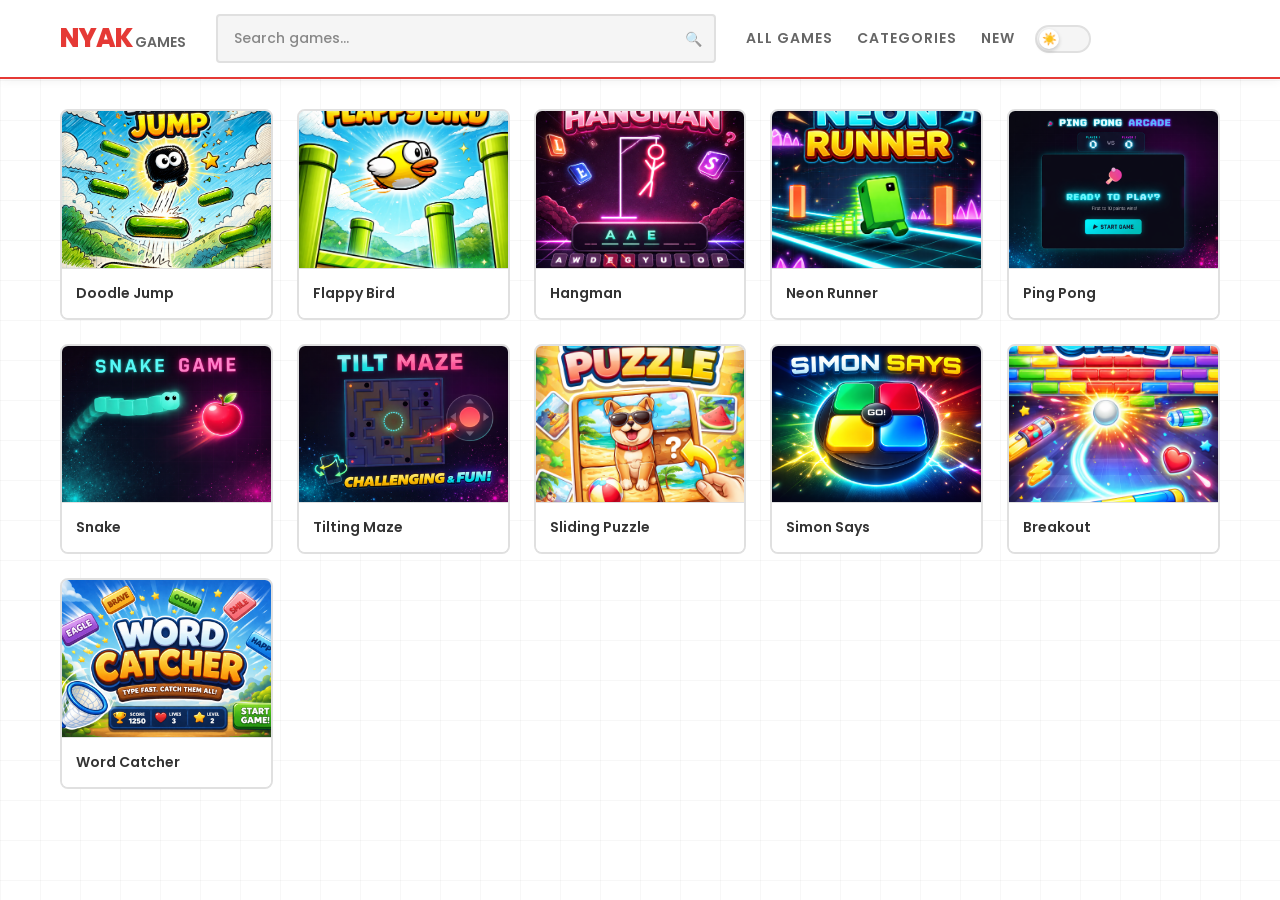
<file: index.html>
<!DOCTYPE html>
<html lang="en">
<head>
    <meta charset="UTF-8">
    <meta name="viewport" content="width=device-width, initial-scale=1.0">
    <title>NYAK GAMES - Play Free Online Games</title>
    <link rel="icon" type="image/png" href="NYAK_GAMES/images/NYAK GAMES.png">
    <link rel="stylesheet" href="NYAK_GAMES/style.css">
    <link href="https://fonts.googleapis.com/css2?family=Poppins:wght@400;500;600;700&display=swap" rel="stylesheet">
</head>
<body>
    <!-- Header with Logo, Search, and Navigation -->
    <header class="header">
        <div class="header-container">
            <!-- Logo -->
            <a href="" class="logo">
                <span class="logo-text">NYAK</span>
                <span class="logo-games">GAMES</span>
            </a>
            
            <!-- Search Bar -->
            <div class="search-container">
                <input type="text" id="searchInput" class="search-input" placeholder="Search games...">
                <span class="search-icon">🔍</span>
            </div>
            
            <!-- Right Side: Nav + Theme Toggle + Mobile Menu -->
            <div class="header-right">
                <!-- Desktop Navigation -->
                <nav class="nav-links" id="navLinks">
                    <a href="#">All Games</a>
                    <a href="#">Categories</a>
                    <a href="#">New</a>
                </nav>
                
                <!-- Theme Toggle -->
                <button class="theme-toggle" id="themeToggle" aria-label="Toggle theme">
                    <span class="toggle-track">
                        <span class="toggle-thumb">
                            <span class="toggle-icon sun">☀️</span>
                            <span class="toggle-icon moon">🌙</span>
                        </span>
                    </span>
                </button>

                <!-- Mobile Menu Button -->
                <button class="mobile-menu-btn" id="mobileMenuBtn" aria-label="Toggle menu">
                    <span class="hamburger-line"></span>
                    <span class="hamburger-line"></span>
                    <span class="hamburger-line"></span>
                </button>
            </div>
        </div>
    </header>

    <!-- Main Content - Games Grid -->
    <main class="main-content">
        <div class="games-grid" id="gamesGrid">
            <!-- Game Card 1: Doodle Jump -->
            <a href="DOODLE_JUMP/index.html" class="game-card" data-game="doodle jump">
                <div class="card-image">
                    <img src="NYAK_GAMES/images/DOODLE_JUMP.png" alt="Doodle Jump">
                </div>
                <div class="card-title">Doodle Jump</div>
            </a>

            <!-- Game Card 2: Flappy Bird -->
            <a href="FLAPPY_BIRD/index.html" class="game-card" data-game="flappy bird">
                <div class="card-image">
                    <img src="NYAK_GAMES/images/FLAPPY_BIRD.png" alt="Flappy Bird">
                </div>
                <div class="card-title">Flappy Bird</div>
            </a>

            <!-- Game Card 3: Hangman -->
            <a href="HANGMAN/index.html" class="game-card" data-game="hangman">
                <div class="card-image">
                    <img src="NYAK_GAMES/images/HANGMAN.png" alt="Hangman">
                </div>
                <div class="card-title">Hangman</div>
            </a>

            <!-- Game Card 4: Neon Runner -->
            <a href="ENDLESS_RUNNER/index.html" class="game-card" data-game="neon runner endless runner">
                <div class="card-image">
                    <img src="NYAK_GAMES/images/NEON_RUNNER.png" alt="Neon Runner">
                </div>
                <div class="card-title">Neon Runner</div>
            </a>

            <!-- Game Card 5: Ping Pong -->
            <a href="PING_PONG_GAME/index.html" class="game-card" data-game="ping pong">
                <div class="card-image">
                    <img src="NYAK_GAMES/images/PINGPONG.png" alt="Ping Pong">
                </div>
                <div class="card-title">Ping Pong</div>
            </a>

            <!-- Game Card 6: Snake -->
            <a href="SNAKE_GAME/index.html" class="game-card" data-game="snake">
                <div class="card-image">
                    <img src="NYAK_GAMES/images/SNAKE.png" alt="Snake">
                </div>
                <div class="card-title">Snake</div>
            </a>

            <!-- Game Card 7: Tilting Maze -->
            <a href="TILTING_MAZE_GAME/index.html" class="game-card" data-game="tilting maze">
                <div class="card-image">
                    <img src="NYAK_GAMES/images/TILTING_MAZE.png" alt="Tilting Maze">
                </div>
                <div class="card-title">Tilting Maze</div>
            </a>

             <!-- Game Card 8: Sliding Puzzle -->
            <a href="SLIDING_PUZZLE/index.html" class="game-card" data-game="sliding puzzle">
                <div class="card-image">
                    <img src="NYAK_GAMES/images/SLIDING_PUZZLE.png" alt="Sliding Puzzle">
                </div>
                <div class="card-title">Sliding Puzzle</div>
            </a>

            <!-- Game Card 9: Simon Says -->
            <a href="SIMON_SAYS/index.html" class="game-card" data-game="simon says">
                <div class="card-image">
                    <img src="NYAK_GAMES/images/SIMON_SAYS.png" alt="Simon Says">
                </div>
                <div class="card-title">Simon Says</div>
            </a>

            <!-- Game Card 10: Breakout -->
            <a href="BREAKOUT/index.html" class="game-card" data-game="breakout">
                <div class="card-image">
                    <img src="NYAK_GAMES/images/BREAKOUT.png" alt="Breakout">
                </div>
                <div class="card-title">Breakout</div>
            </a>

            <!-- Game Card 11: Word Catcher -->
            <a href="WORD_CATCHER/index.html" class="game-card" data-game="word catcher">
                <div class="card-image">
                    <img src="NYAK_GAMES/images/WORD_CATCHER.png" alt="Word Catcher">
                </div>
                <div class="card-title">Word Catcher</div>
            </a>
        </div>
        
        <div class="no-results" id="noResults">
            <div class="no-results-icon">🎮</div>
            <p>No games found</p>
        </div>
    </main>

    <script src="NYAK_GAMES/script.js"></script>
</body>
</html>
</file>
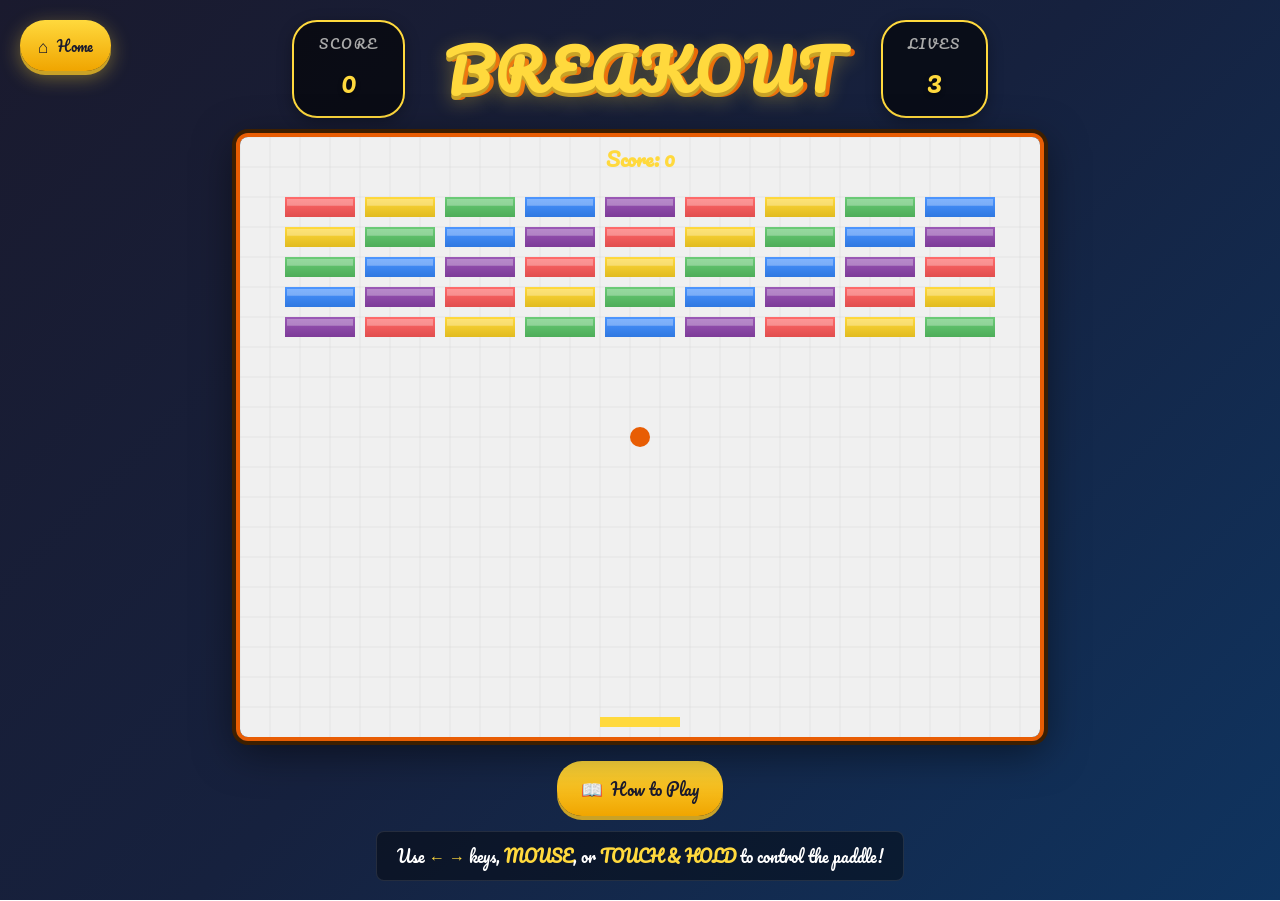
<file: BREAKOUT/index.html>
<!DOCTYPE html>
<html lang="en">
  <head>
    <meta charset="UTF-8" />
    <meta name="viewport" content="width=device-width, initial-scale=1.0" />
    <link rel="stylesheet" href="style.css" />
    <title>Breakout Game</title>
    <link rel="icon" href="../NYAK_GAMES/images/NYAK GAMES.png" />
    <link
      href="https://fonts.googleapis.com/css2?family=Pacifico&display=swap"
      rel="stylesheet"
    />
  </head>
  <body>
    <!-- Back to Home Button -->
    <a href="../index.html" class="back-to-home-btn" title="Back to Home">
      <span class="btn-icon">⌂</span>
      <span class="btn-text">Home</span>
    </a>

    <div class="game-container">
      <div class="title-row">
        <div class="hud-item">
          <div class="hud-label">Score</div>
          <div class="hud-value" id="score-display">0</div>
        </div>
        
        <h1 class="game-title">BREAKOUT</h1>
        
        <div class="hud-item">
          <div class="hud-label">Lives</div>
          <div class="hud-value" id="lives-display">3</div>
        </div>
      </div>
      
      <div class="canvas-wrapper">
        <canvas id="canvas"></canvas>
      </div>
      
      <button id="rules-btn" class="btn rules-btn">
        <span class="btn-icon">📖</span> How to Play
      </button>
      
      <div id="rules" class="rules-overlay">
        <div class="rules-content">
          <h2>How To Play</h2>
          <div class="rule-item">
            <span class="rule-icon">⬅️</span>
            <span>Use <strong>LEFT</strong> arrow key to move paddle left</span>
          </div>
          <div class="rule-item">
            <span class="rule-icon">➡️</span>
            <span>Use <strong>RIGHT</strong> arrow key to move paddle right</span>
          </div>
          <div class="rule-item">
            <span class="rule-icon">🖱️</span>
            <span>Use <strong>MOUSE</strong> or <strong>TOUCH & HOLD</strong> to control paddle</span>
          </div>
          <div class="rule-item">
            <span class="rule-icon">💥</span>
            <span>Bounce the ball to break all the blocks!</span>
          </div>
          <div class="rule-item">
            <span class="rule-icon">❤️</span>
            <span>You have <strong>3 lives</strong> - don't miss the ball!</span>
          </div>
          <button id="close-btn" class="btn close-btn">Got it!</button>
        </div>
      </div>
      
      <div class="flash-overlay" id="flash-overlay"></div>
      <button class="replay-btn" id="replay-btn">Play Again ↻</button>
      
      <p class="instructions">
        Use <span>← →</span> keys, <span>MOUSE</span>, or <span>TOUCH & HOLD</span> to control the paddle!
      </p>
    </div>
    <script src="script.js"></script>
  </body>
</html>
</file>
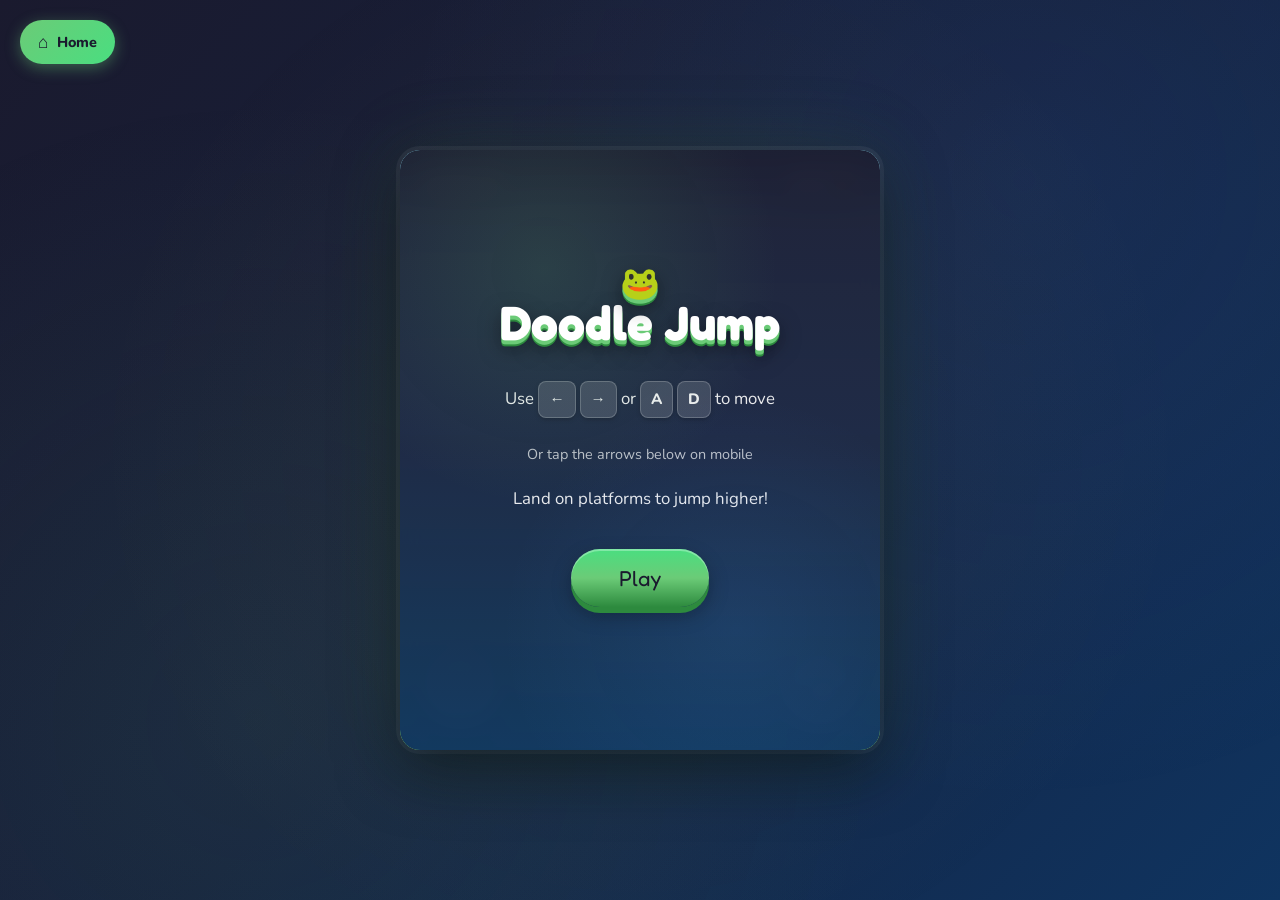
<file: DOODLE_JUMP/index.html>
<!DOCTYPE html>
<html lang="en" dir="ltr">
  <head>
    <meta charset="utf-8" />
    <meta name="viewport" content="width=device-width, initial-scale=1.0" />
    <title>Doodle Jump</title>
    <link rel="icon" href="../NYAK_GAMES/images/NYAK GAMES.png" />
    <link rel="stylesheet" href="style.css" />
    <link href="https://fonts.googleapis.com/css2?family=Fredoka+One&family=Nunito:wght@600;800&display=swap" rel="stylesheet" />
  </head>
  <body>
    <!-- Back to Home Button -->
    <a href="../index.html" class="back-to-home-btn" title="Back to Home">
      <span class="btn-icon">⌂</span>
      <span class="btn-text">Home</span>
    </a>

    <div class="game-wrapper">
      <div class="game-ui">
        <div class="score-group">
          <span class="score-label">Score</span>
          <span id="scoreEl" class="score-value">0</span>
        </div>
        <div class="score-group">
          <span class="high-score-label">Best</span>
          <span id="highScoreEl" class="high-score-value">0</span>
        </div>
      </div>
      <canvas id="gameCanvas" width="480" height="600"></canvas>
      <div class="mobile-controls" id="mobileControls">
        <button type="button" class="ctrl-btn ctrl-left" id="btnLeft" aria-label="Move left">
          <span>←</span>
        </button>
        <button type="button" class="ctrl-btn ctrl-right" id="btnRight" aria-label="Move right">
          <span>→</span>
        </button>
      </div>
      <div id="startOverlay" class="overlay overlay-start visible">
        <h1>Doodle Jump</h1>
        <p>Use <kbd>←</kbd> <kbd>→</kbd> or <kbd>A</kbd> <kbd>D</kbd> to move</p>
        <p class="mobile-hint">Or tap the arrows below on mobile</p>
        <p>Land on platforms to jump higher!</p>
        <button type="button" id="startBtn" class="btn-start">Play</button>
      </div>
      <div id="gameOverOverlay" class="overlay overlay-gameover hidden">
        <h2>Game Over</h2>
        <div class="stats">
          <p>Score: <span id="finalScoreEl">0</span></p>
        </div>
        <button type="button" id="restartBtn" class="btn-start">Play Again</button>
      </div>
    </div>
    <script src="script.js"></script>
  </body>
</html>
</file>
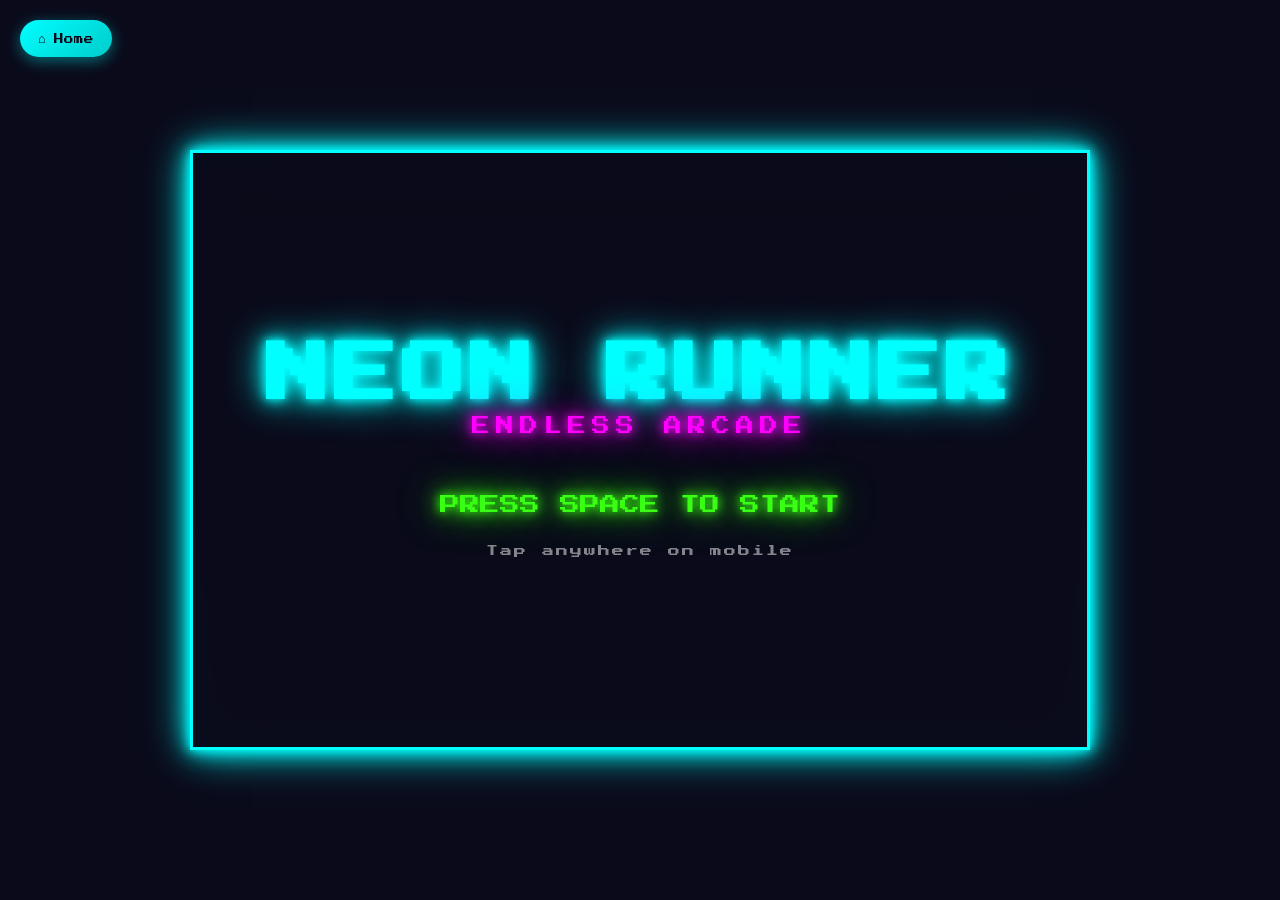
<file: ENDLESS_RUNNER/index.html>
<!DOCTYPE html>
<html lang="en">
<head>
    <meta charset="UTF-8">
    <meta name="viewport" content="width=device-width, initial-scale=1.0, user-scalable=no">
    <title>Neon Runner - Endless Arcade Game</title>
    <link rel="icon" href="../NYAK_GAMES/images/NYAK GAMES.png" />

    <link rel="stylesheet" href="style.css">
    <link href="https://fonts.googleapis.com/css2?family=Press+Start+2P&display=swap" rel="stylesheet">
</head>
<body>
    <!-- Back to Home Button -->
    <a href="../index.html" class="back-to-home-btn" title="Back to Home">
      <span class="btn-icon">⌂</span>
      <span class="btn-text">Home</span>
    </a>

    <div class="game-container">
        <!-- Game Canvas -->
        <canvas id="gameCanvas"></canvas>
        
        <!-- Start Screen -->
        <div id="startScreen" class="screen">
            <h1 class="game-title">NEON RUNNER</h1>
            <p class="subtitle">ENDLESS ARCADE</p>
            <div class="start-instruction">
                <span class="pulse">PRESS SPACE TO START</span>
            </div>
            <p class="mobile-hint">Tap anywhere on mobile</p>
        </div>
        
        <!-- In-Game UI -->
        <div id="gameUI" class="screen hidden">
            <div class="score-container">
                <div class="score-display">
                    <span class="score-label">SCORE</span>
                    <span id="currentScore">0</span>
                </div>
                <div class="score-display high-score-display">
                    <span class="score-label">BEST</span>
                    <span id="highScoreDisplay">0</span>
                </div>
            </div>
        </div>
        
        <!-- Game Over Screen -->
        <div id="gameOverScreen" class="screen hidden">
            <h2 class="game-over-title">GAME OVER</h2>
            <div class="final-score">
                <span class="score-label">FINAL SCORE</span>
                <span id="finalScore">0</span>
            </div>
            <div class="high-score">
                <span class="score-label">HIGH SCORE</span>
                <span id="highScore">0</span>
            </div>
            <button id="playAgainBtn" class="play-again-btn">
                PLAY AGAIN
            </button>
        </div>
    </div>
    
    <!-- Audio Elements -->
    <audio id="jumpSound" src="[data-uri]"></audio>
    <audio id="gameOverSound" src="[data-uri]"></audio>
    
    <script src="script.js"></script>
</body>
</html>
</file>
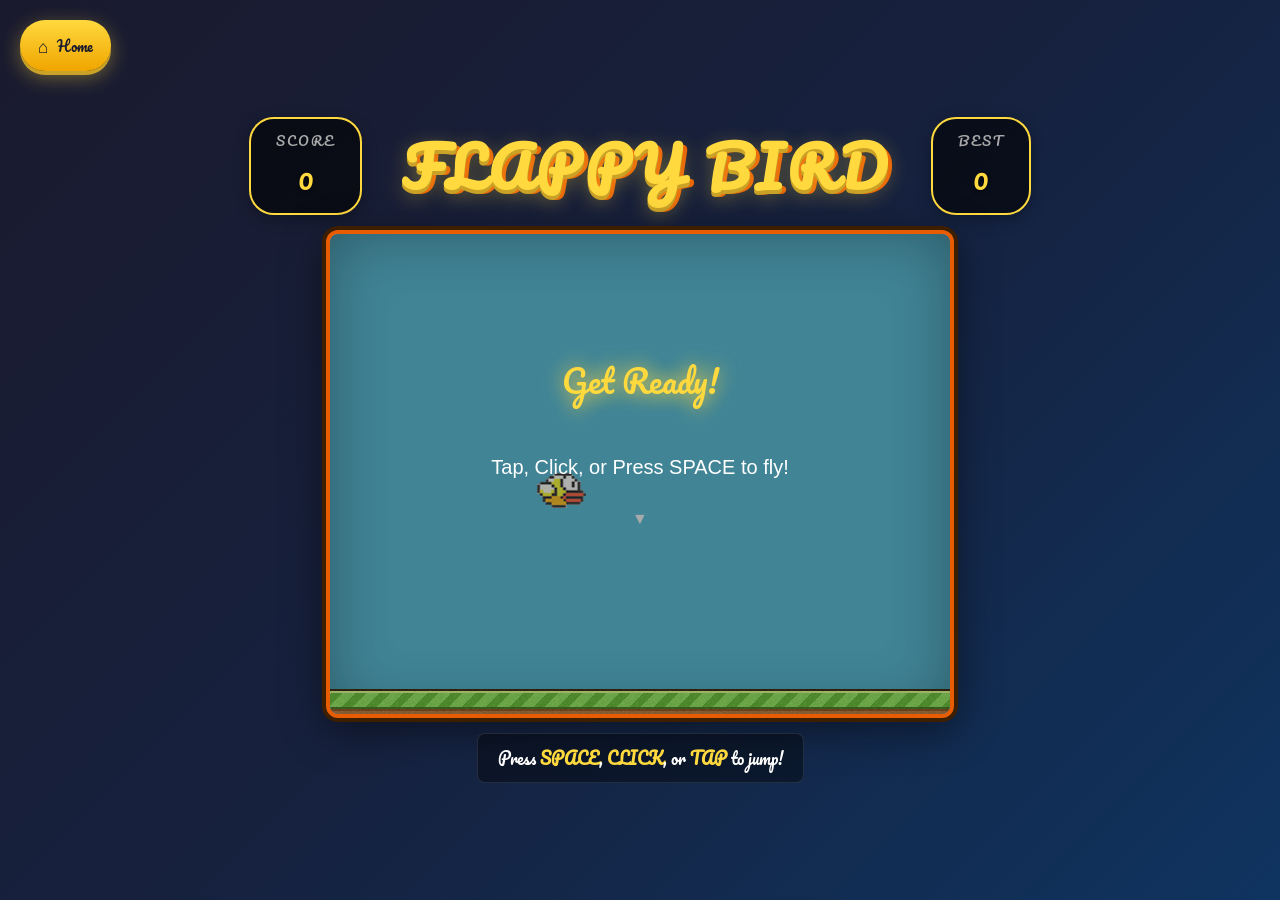
<file: FLAPPY_BIRD/index.html>
<!DOCTYPE html>
<html>
  <head>
    <title>Flappy Bird</title>
    <meta charset="utf-8" />
    <meta name="viewport" content="width=device-width, initial-scale=1" />
    <link rel="stylesheet" href="style.css" />
    <link rel="icon" href="../NYAK_GAMES/images/NYAK GAMES.png" />

    <link
      href="https://fonts.googleapis.com/css?family=Pacifico"
      rel="stylesheet"
    />

  </head>
  <body>
    <!-- Back to Home Button -->
    <a href="../index.html" class="back-to-home-btn" title="Back to Home">
      <span class="btn-icon">⌂</span>
      <span class="btn-text">Home</span>
    </a>

    <div class="game-container">
      <div class="title-row">
        <div class="hud-item">
          <div class="hud-label">Score</div>
          <div class="hud-value" id="score-display">0</div>
        </div>
        
        <h1 class="game-title">FLAPPY BIRD</h1>
        
        <div class="hud-item">
          <div class="hud-label">Best</div>
          <div class="hud-value" id="best-display">0</div>
        </div>
      </div>
      
      <div class="flash-overlay" id="flash-overlay"></div>
      <button class="replay-btn" id="replay-btn">Play Again ↻</button>
      
      <canvas
        id="myCanvas"
        width="620"
        height="480"
        style="
          background: url('images/flappyback.png');
          background-size: 100%;
        "
      ></canvas>
      
      <p class="instructions">
        Press <span>SPACE</span>, <span>CLICK</span>, or <span>TAP</span> to jump!
      </p>
    </div>
    <script src="script.js"></script>
  </body>
</html>
</file>
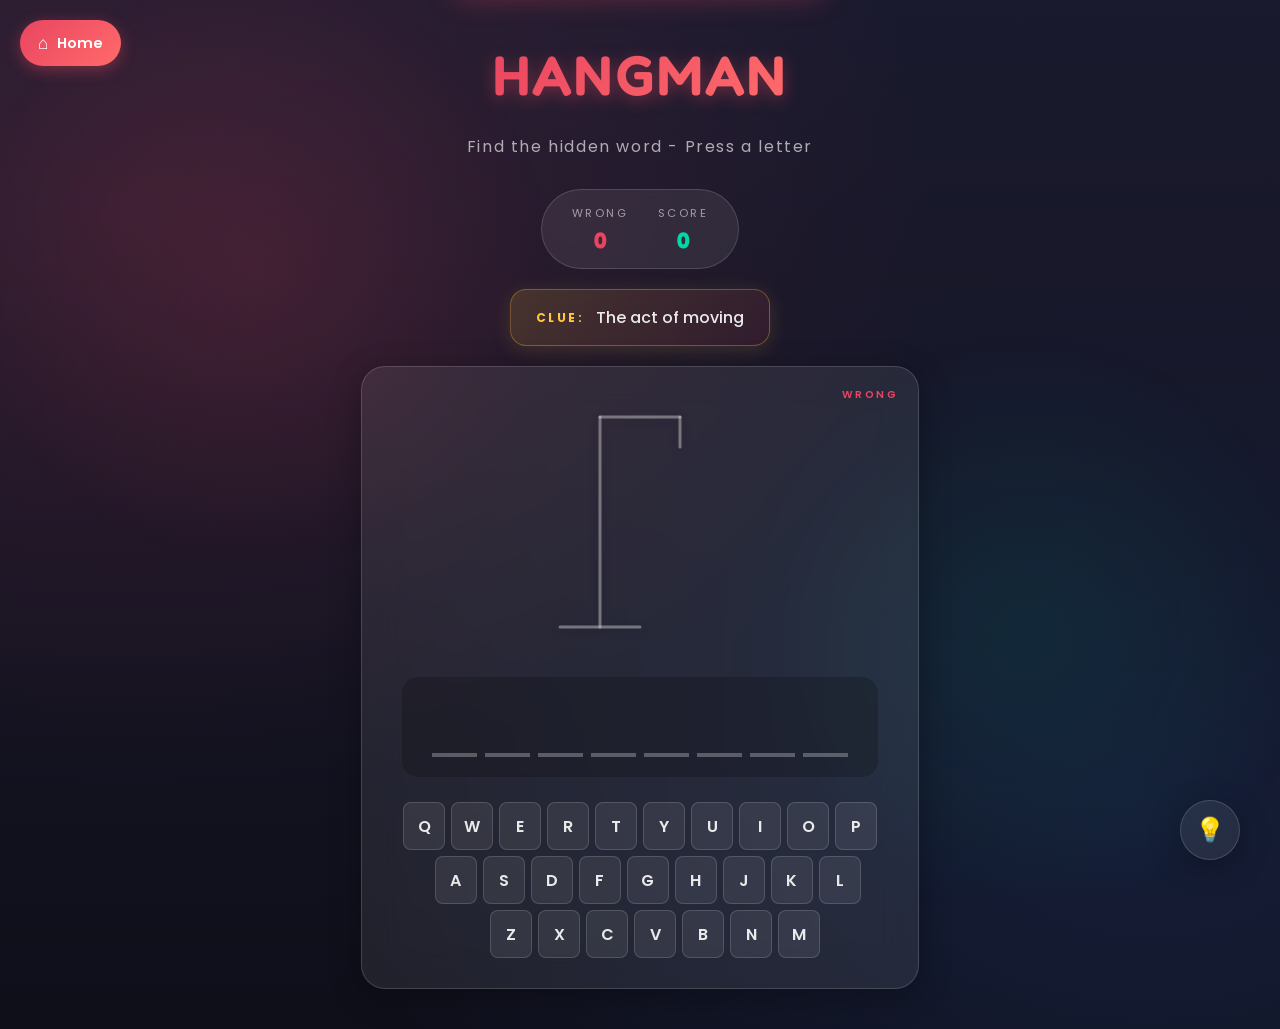
<file: HANGMAN/index.html>
<!DOCTYPE html>
<html lang="en">
  <head>
    <meta charset="UTF-8" />
    <meta name="viewport" content="width=device-width, initial-scale=1.0" />
    <link rel="stylesheet" href="style.css" />
    <link rel="icon" href="../NYAK_GAMES/images/NYAK GAMES.png" />
    <title>Hangman</title>
  </head>
  <body>
    <!-- Back to Home Button -->
    <a href="../index.html" class="back-to-home-btn" title="Back to Home">
      <span class="btn-icon">⌂</span>
      <span class="btn-text">Home</span>
    </a>

    <h1>Hangman</h1>
    <p class="game-subtitle">Find the hidden word - Press a letter</p>
    
    <!-- Stats Bar -->
    <div class="stats-bar">
      <div class="stat-item">
        <span class="stat-label">Wrong</span>
        <span class="stat-value wrong" id="wrong-count">0</span>
      </div>
      <div class="stat-item">
        <span class="stat-label">Score</span>
        <span class="stat-value score" id="score">0</span>
      </div>
    </div>

    <!-- Clue Card -->
    <div class="clue-card">
      <span class="clue-label">CLUE:</span>
      <span class="clue-text" id="clue-text">Loading...</span>
    </div>

    <div class="game-container">
      <!-- Hangman Figure -->
      <svg height="250" width="200" class="figure-container">
        <!-- Base rod (always visible) -->
        <line x1="60" y1="20" x2="140" y2="20" class="rod" />
        <line x1="140" y1="20" x2="140" y2="50" class="rod" />
        <line x1="60" y1="20" x2="60" y2="230" class="rod" />
        <line x1="20" y1="230" x2="100" y2="230" class="rod" />
        <!-- head -->
        <circle cx="140" cy="70" r="20" class="figure-part" />
        <!-- body -->
        <line x1="140" y1="90" x2="140" y2="150" class="figure-part" />
        <!-- arms -->
        <line x1="140" y1="120" x2="120" y2="100" class="figure-part" />
        <line x1="140" y1="120" x2="160" y2="100" class="figure-part" />
        <!-- legs -->
        <line x1="140" y1="150" x2="120" y2="180" class="figure-part" />
        <line x1="140" y1="150" x2="160" y2="180" class="figure-part" />
      </svg>
      
      <!-- Wrong Letters -->
      <div class="wrong-letters-container">
        <div class="label">Wrong</div>
        <div class="letters" id="wrong-letters"></div>
      </div>
      
      <!-- Word Display -->
      <div class="word" id="word"></div>
      
      <!-- Virtual Keyboard -->
      <div class="keyboard" id="keyboard"></div>
    </div>

    <!-- Popup -->
    <div class="popup-container" id="popup-container">
      <div class="popup">
        <h2 id="final-message"></h2>
        <h3 id="final-message-reveal-word"></h3>
        <button id="play-button">Play Again</button>
      </div>
    </div>

    <!-- Notification -->
    <div class="notification-container" id="notification-container">
      <p>You have already entered this letter!</p>
    </div>

    <!-- Hint Button -->
    <button class="hint-btn" id="hint-btn" title="Use a hint">💡</button>

    <script src="script.js"></script>
  </body>
</html>
</file>
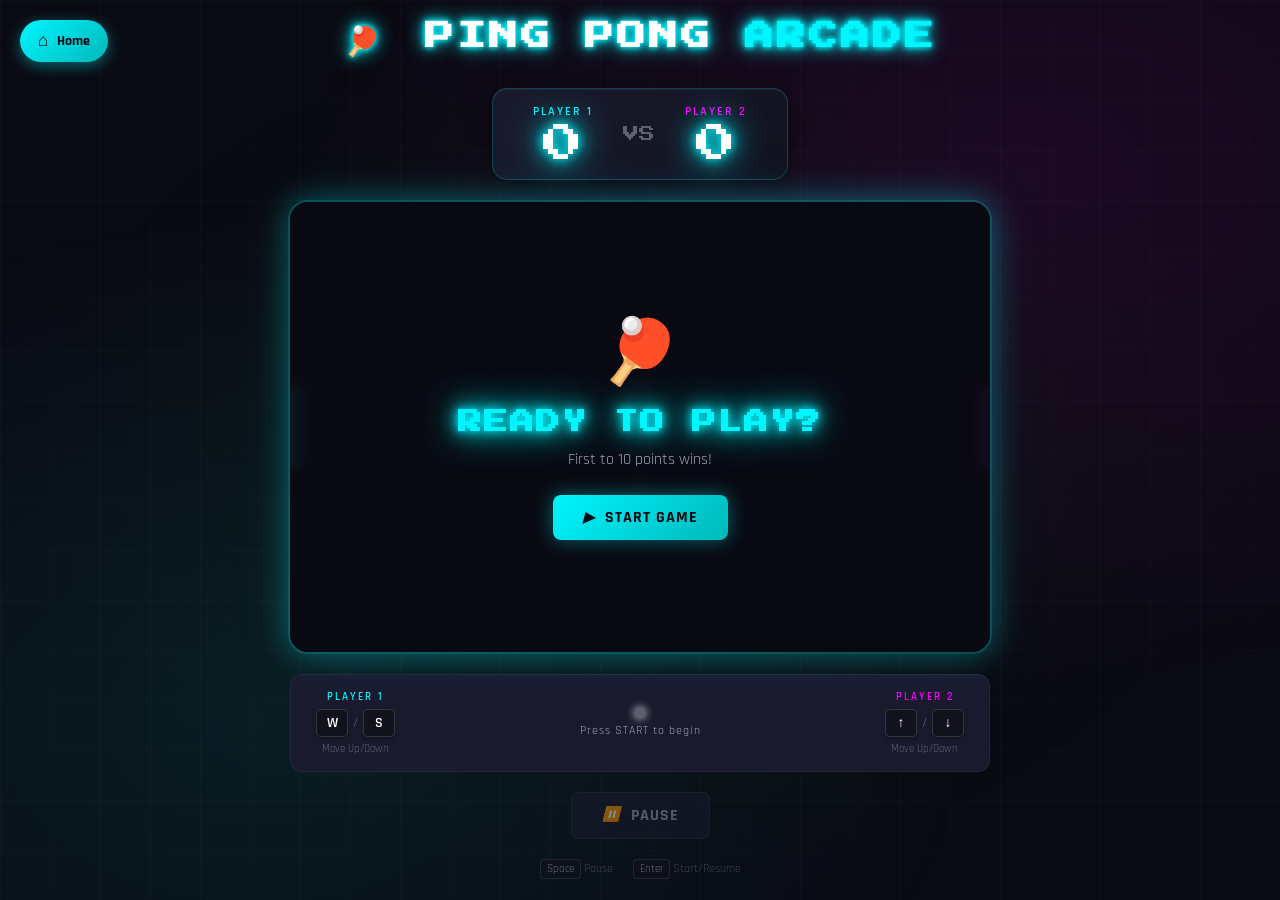
<file: PING_PONG_GAME/index.html>
<!DOCTYPE html>
<html lang="en">
  <head>
    <meta charset="UTF-8" />
    <meta name="viewport" content="width=device-width, initial-scale=1.0" />
    <title>Ping Pong Game</title>
    <!-- Google Fonts for retro arcade look -->
    <link rel="preconnect" href="https://fonts.googleapis.com" />
    <link rel="preconnect" href="https://fonts.gstatic.com" crossorigin />
    <link href="https://fonts.googleapis.com/css2?family=Press+Start+2P&family=Rajdhani:wght@400;600;700&display=swap" rel="stylesheet" />
    <!-- Font Awesome for icons -->
    <link rel="stylesheet" href="https://cdnjs.cloudflare.com/ajax/libs/font-awesome/6.4.0/css/all.min.css" />
    <link rel="icon" href="../NYAK_GAMES/images/NYAK GAMES.png" />
    <link rel="stylesheet" href="style.css" />
  </head>
  <body>
    <!-- Back to Home Button -->
    <a href="../index.html" class="back-to-home-btn" title="Back to Home">
      <span class="btn-icon">⌂</span>
      <span class="btn-text">Home</span>
    </a>

    <div class="game-wrapper">
      <!-- Header / Title -->
      <header class="game-header">
        <h1 class="game-title">
          <span class="title-icon">🏓</span> PING PONG <span class="title-glow">ARCADE</span>
        </h1>
      </header>

      <!-- Scoreboard -->
      <div class="scoreboard">
        <div class="player-score player-left">
          <span class="player-label">PLAYER 1</span>
          <span class="score-value" id="score-left">0</span>
        </div>
        <div class="score-divider">
          <span class="divider-text">VS</span>
        </div>
        <div class="player-score player-right">
          <span class="player-label">PLAYER 2</span>
          <span class="score-value" id="score-right">0</span>
        </div>
      </div>

      <!-- Game Canvas Container -->
      <div class="canvas-container">
        <canvas id="canvas" width="700" height="450"></canvas>
        
        <!-- Start Screen Overlay -->
        <div class="overlay" id="start-overlay">
          <div class="overlay-content">
            <div class="overlay-icon">🏓</div>
            <h2 class="overlay-title">READY TO PLAY?</h2>
            <p class="overlay-subtitle">First to 10 points wins!</p>
            <button class="btn btn-start" id="start-btn">
              <i class="btn-icon">▶</i> START GAME
            </button>
          </div>
        </div>

        <!-- Pause Overlay -->
        <div class="overlay hidden" id="pause-overlay">
          <div class="overlay-content">
            <div class="overlay-icon">⏸️</div>
            <h2 class="overlay-title">PAUSED</h2>
            <button class="btn btn-resume" id="resume-btn">
              <i class="btn-icon">▶</i> RESUME
            </button>
            <button class="btn btn-restart" id="restart-btn">
              <i class="btn-icon">🔄</i> RESTART
            </button>
          </div>
        </div>

        <!-- Game Over Overlay -->
        <div class="overlay hidden" id="gameover-overlay">
          <div class="overlay-content">
            <div class="overlay-icon" id="winner-icon">🏆</div>
            <h2 class="overlay-title" id="winner-text">PLAYER 1 WINS!</h2>
            <p class="overlay-subtitle" id="final-score">Final Score: 10 - 0</p>
            <button class="btn btn-restart" id="play-again-btn">
              <i class="btn-icon">🔄</i> PLAY AGAIN
            </button>
          </div>
        </div>
      </div>

      <!-- Control Instructions -->
      <div class="controls-panel">
        <div class="control-group player-left-controls">
          <span class="control-label">PLAYER 1</span>
          <div class="control-keys">
            <span class="key">W</span>
            <span class="key-separator">/</span>
            <span class="key">S</span>
          </div>
          <span class="control-action">Move Up/Down</span>
        </div>
        
        <div class="game-status" id="game-status">
          <span class="status-indicator"></span>
          <span class="status-text">Press START to begin</span>
        </div>
        
        <div class="control-group player-right-controls">
          <span class="control-label">PLAYER 2</span>
          <div class="control-keys">
            <span class="key">↑</span>
            <span class="key-separator">/</span>
            <span class="key">↓</span>
          </div>
          <span class="control-action">Move Up/Down</span>
        </div>
      </div>

      <!-- Mobile Touch Controls -->
      <div class="mobile-controls">
        <div class="mobile-player-controls player-1-controls">
          <button class="mobile-btn mobile-up" id="p1-up-btn" touch-action="none">
            <i class="fas fa-chevron-up"></i>
          </button>
          <button class="mobile-btn mobile-down" id="p1-down-btn" touch-action="none">
            <i class="fas fa-chevron-down"></i>
          </button>
        </div>
        <div class="mobile-player-controls player-2-controls">
          <button class="mobile-btn mobile-up" id="p2-up-btn" touch-action="none">
            <i class="fas fa-chevron-up"></i>
          </button>
          <button class="mobile-btn mobile-down" id="p2-down-btn" touch-action="none">
            <i class="fas fa-chevron-down"></i>
          </button>
        </div>
      </div>

      <!-- Action Buttons -->
      <div class="action-buttons">
        <button class="btn btn-control" id="pause-btn" disabled>
          <i class="btn-icon">⏸️</i> Pause
        </button>
      </div>

      <!-- Keyboard Hints (shown on hover/focus) -->
      <div class="keyboard-hints">
        <span class="hint"><kbd>Space</kbd> Pause</span>
        <span class="hint"><kbd>Enter</kbd> Start/Resume</span>
      </div>
    </div>

    <!-- Win Modal -->
    <div class="modal-overlay" id="win-modal">
      <div class="modal-content">
        <div class="modal-icon">🎉</div>
        <h2 class="modal-title" id="modal-winner">PLAYER 1 WINS!</h2>
        <p class="modal-score" id="modal-final-score">10 - 0</p>
        <button class="btn btn-primary" id="modal-play-again">
          PLAY AGAIN
        </button>
      </div>
    </div>

    <script src="script.js"></script>
  </body>
</html>
</file>
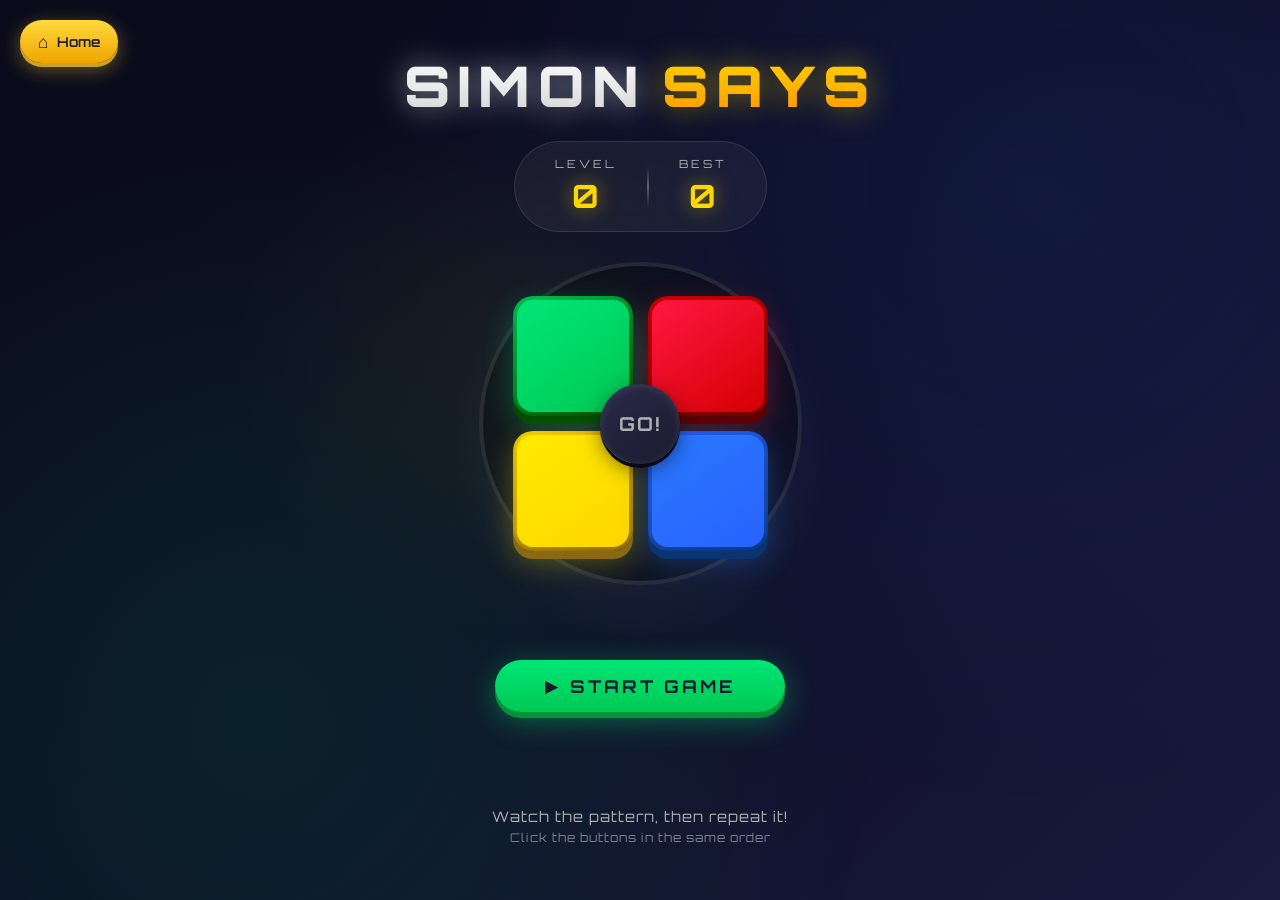
<file: SIMON_SAYS/index.html>
<!DOCTYPE html>
<html lang="en">
  <head>
    <meta charset="UTF-8" />
    <meta name="viewport" content="width=device-width, initial-scale=1.0" />
    <title>Simon Says Game</title>
    <link rel="stylesheet" href="style.css" />
    <script src="script.js" defer></script>
    <link rel="icon" href="../NYAK_GAMES/images/NYAK GAMES.png" />
    <link href="https://fonts.googleapis.com/css2?family=Orbitron:wght@400;500;600;700;800;900&display=swap" rel="stylesheet">
  </head>
  <body>
    <!-- Back to Home Button -->
    <a href="../index.html" class="back-to-home-btn" title="Back to Home">
      <span class="btn-icon">⌂</span>
      <span class="btn-text">Home</span>
    </a>

    <div class="game-wrapper">
      <div class="glow-effect"></div>
      
      <h1 class="game-title">
        <span class="title-simon">SIMON</span>
        <span class="title-says">SAYS</span>
      </h1>

      <div class="score-display">
        <div class="score-item">
          <span class="score-label">Level</span>
          <span class="score-value" id="level-display">0</span>
        </div>
        <div class="score-divider"></div>
        <div class="score-item">
          <span class="score-label">Best</span>
          <span class="score-value" id="best-display">0</span>
        </div>
      </div>

      <div id="game-container">
        <div class="color-btn" id="green" data-color="green">
          <div class="btn-inner"></div>
          <div class="btn-glow"></div>
        </div>
        <div class="color-btn" id="red" data-color="red">
          <div class="btn-inner"></div>
          <div class="btn-glow"></div>
        </div>
        <div class="color-btn" id="yellow" data-color="yellow">
          <div class="btn-inner"></div>
          <div class="btn-glow"></div>
        </div>
        <div class="color-btn" id="blue" data-color="blue">
          <div class="btn-inner"></div>
          <div class="btn-glow"></div>
        </div>
        <div class="center-circle">
          <div class="center-inner">GO!</div>
        </div>
      </div>

      <div id="game-status">
        <p class="my-text" id="sequence">
          Sequence: <span id="sequence-display">-</span>
        </p>
        <p class="my-text" id="clicks">
          Clicks: <span id="click-count">0</span>
        </p>
      </div>

      <button id="start-btn">
        <span class="btn-content">
          <span class="btn-icon">▶</span>
          <span class="btn-text">Start Game</span>
        </span>
        <span class="btn-glow-effect"></span>
      </button>

      <p id="level-message"></p>

      <div class="instructions">
        <p>Watch the pattern, then repeat it!</p>
        <p class="hint">Click the buttons in the same order</p>
      </div>
    </div>

    <div class="particles" id="particles"></div>
  </body>
</html>
</file>
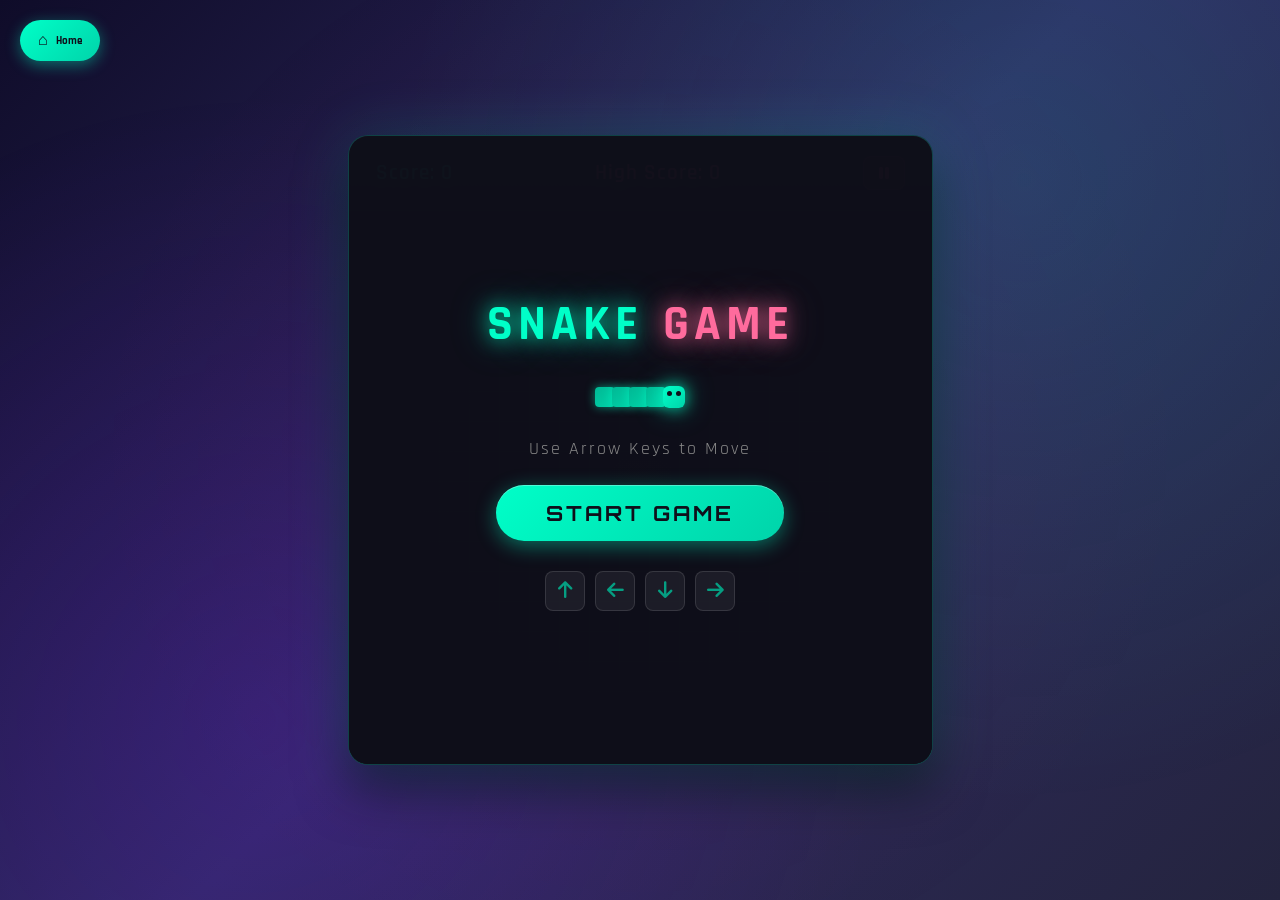
<file: SNAKE_GAME/index.html>
<!doctype html>
<html lang="en" dir="ltr">
  <head>
    <meta charset="utf-8">
    <title>Snake Game</title>
    <link rel="icon" href="../NYAK_GAMES/images/NYAK GAMES.png" />
    <link rel="stylesheet" href="style.css">
    <meta name="viewport" content="width=device-width, initial-scale=1.0">
    <link rel="stylesheet" href="https://cdnjs.cloudflare.com/ajax/libs/font-awesome/6.3.0/css/all.min.css">
    <script src="script.js" defer></script>
  </head>
  <body>
    <!-- Back to Home Button -->
    <a href="../index.html" class="back-to-home-btn" title="Back to Home">
      <span class="btn-icon">⌂</span>
      <span class="btn-text">Home</span>
    </a>

    <div class="wrapper">
      <div class="game-details">
        <span class="score">Score: 0</span>
        <span class="high-score">High Score: 0</span>
        <button class="pause-btn" title="Pause (P)">
          <i class="fa-solid fa-pause"></i>
        </button>
      </div>
      <div class="play-board"></div>
      
      <!-- Start Screen Overlay -->
      <div class="overlay start-screen">
        <div class="overlay-content">
          <div class="game-title">
            <span class="title-snake">SNAKE</span>
            <span class="title-game">GAME</span>
          </div>
          <div class="snake-icon">
            <div class="snake-segment"></div>
            <div class="snake-segment"></div>
            <div class="snake-segment"></div>
            <div class="snake-segment"></div>
            <div class="snake-head"></div>
          </div>
          <p class="instructions">Use Arrow Keys to Move</p>
          <button class="start-btn">Start Game</button>
          <div class="keyboard-hints">
            <span><i class="fa-solid fa-arrow-up"></i></span>
            <span><i class="fa-solid fa-arrow-left"></i></span>
            <span><i class="fa-solid fa-arrow-down"></i></span>
            <span><i class="fa-solid fa-arrow-right"></i></span>
          </div>
        </div>
      </div>
      
      <!-- Game Over Overlay -->
      <div class="overlay game-over-screen hidden">
        <div class="overlay-content">
          <div class="game-over-icon">
            <i class="fa-solid fa-skull-crossbones"></i>
          </div>
          <h2>Game Over!</h2>
          <div class="final-score">
            <p>Score: <span class="final-score-value">0</span></p>
            <p>Best: <span class="best-score-value">0</span></p>
          </div>
          <button class="restart-btn">Play Again</button>
        </div>
      </div>
      
      <!-- Pause Overlay -->
      <div class="overlay pause-screen hidden">
        <div class="overlay-content">
          <div class="pause-icon">
            <i class="fa-solid fa-pause"></i>
          </div>
          <h2>Paused</h2>
          <button class="resume-btn">Resume</button>
          <button class="restart-from-pause-btn">Restart</button>
        </div>
      </div>
      
      <div class="controls">
        <button class="control-btn" data-key="ArrowLeft" aria-label="Move Left">
          <i class="fa-solid fa-arrow-left-long"></i>
        </button>
        <button class="control-btn" data-key="ArrowUp" aria-label="Move Up">
          <i class="fa-solid fa-arrow-up-long"></i>
        </button>
        <button class="control-btn" data-key="ArrowRight" aria-label="Move Right">
          <i class="fa-solid fa-arrow-right-long"></i>
        </button>
        <button class="control-btn" data-key="ArrowDown" aria-label="Move Down">
          <i class="fa-solid fa-arrow-down-long"></i>
        </button>
      </div>
    </div>

  
</body></html>
</file>
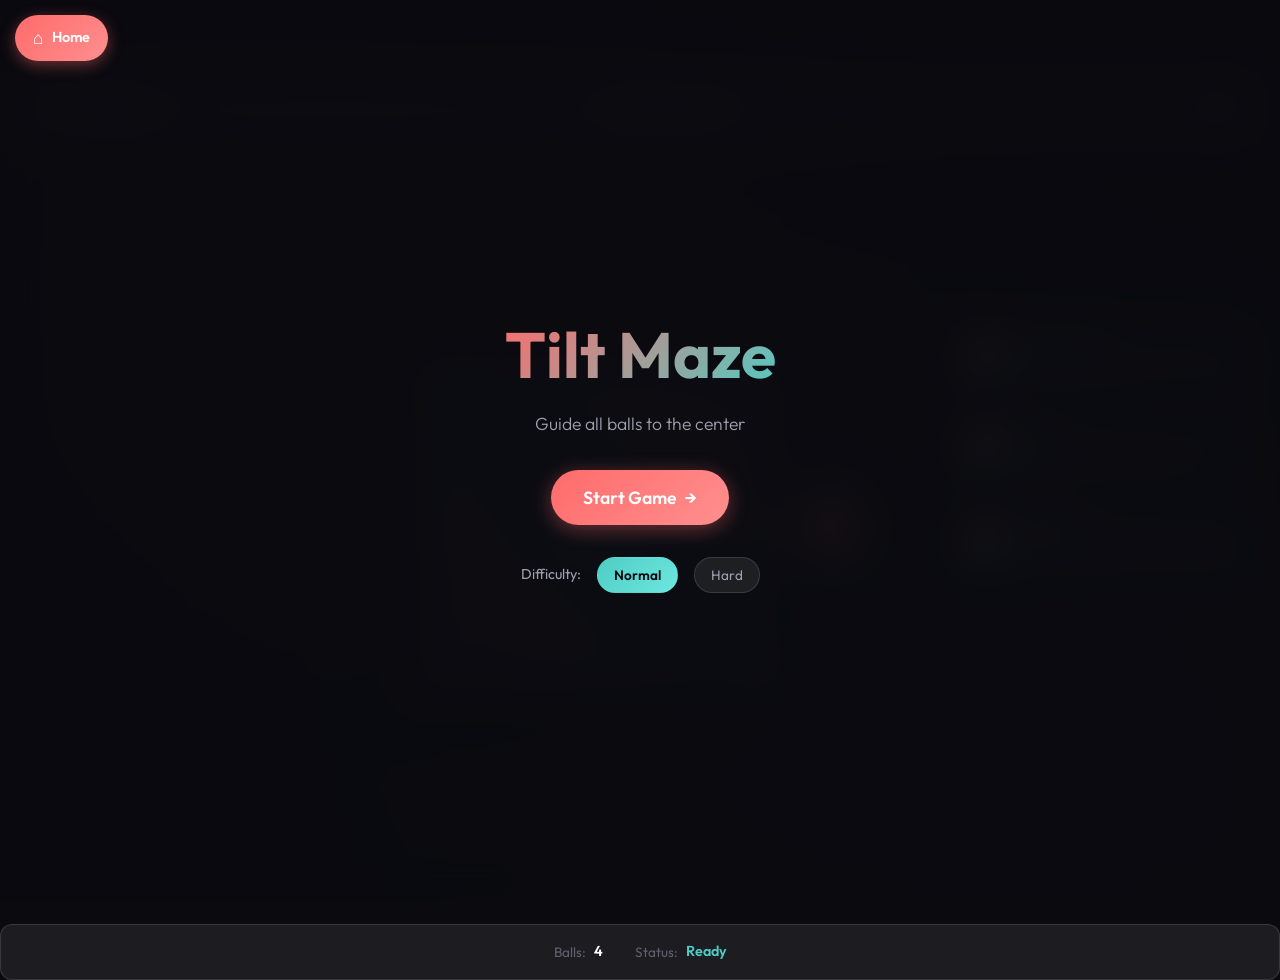
<file: TILTING_MAZE_GAME/index.html>
<!DOCTYPE html>
<html lang="en">
  <head>
    <title>Tilting Maze Game</title>
    <meta charset="UTF-8" />
    <meta name="viewport" content="width=device-width, initial-scale=1.0" />
    <link rel="icon" href="../NYAK_GAMES/images/NYAK GAMES.png" />
    <link rel="stylesheet" href="style.css" />
    <link href="https://fonts.googleapis.com/css2?family=Outfit:wght@300;400;600;700&display=swap" rel="stylesheet">
  </head>
  <body>
    <!-- Back to Home Button -->
    <a href="../index.html" class="back-to-home-btn" title="Back to Home">
      <span class="btn-icon">⌂</span>
      <span class="btn-text">Home</span>
    </a>

    <!-- Background Pattern -->
    <div class="bg-pattern"></div>
    
    <!-- Start Screen Overlay -->
    <div id="start-screen" class="overlay">
      <div class="overlay-content">
        <h1 class="game-title">Tilt Maze</h1>
        <p class="game-subtitle">Guide all balls to the center</p>
        <button id="start-btn" class="btn-primary">
          <span class="btn-text">Start Game</span>
          <span class="btn-icon">→</span>
        </button>
        <div class="difficulty-selector">
          <span class="difficulty-label">Difficulty:</span>
          <button class="difficulty-btn active" data-mode="normal">Normal</button>
          <button class="difficulty-btn" data-mode="hard">Hard</button>
        </div>
      </div>
    </div>

    <!-- Win Modal -->
    <div id="win-modal" class="modal hidden">
      <div class="modal-content">
        <div class="modal-icon">🎉</div>
        <h2 class="modal-title">Level Complete!</h2>
        <p class="modal-text">You guided all balls to the center!</p>
        <div class="modal-buttons">
          <button id="play-again-btn" class="btn-primary">Play Again</button>
          <button id="back-to-menu-btn" class="btn-secondary">Menu</button>
        </div>
      </div>
    </div>

    <!-- Main Game Container -->
    <div class="game-container">
      <!-- Header -->
      <header class="game-header">
        <div class="header-left">
          <h2 class="game-logo">Tilt Maze</h2>
        </div>
        <div class="header-center">
          <div class="mode-indicator">
            <span class="mode-dot"></span>
            <span class="mode-text">Normal Mode</span>
          </div>
        </div>
        <div class="header-right">
          <button id="menu-btn" class="icon-btn" title="Menu">
            <svg width="20" height="20" viewBox="0 0 24 24" fill="none" stroke="currentColor" stroke-width="2">
              <line x1="3" y1="12" x2="21" y2="12"></line>
              <line x1="3" y1="6" x2="21" y2="6"></line>
              <line x1="3" y1="18" x2="21" y2="18"></line>
            </svg>
          </button>
        </div>
      </header>

      <!-- Game Area -->
      <main class="game-area">
        <div id="game">
          <div id="maze">
            <div id="end"></div>
          </div>
          <div id="joystick">
            <div class="joystick-ring"></div>
            <div class="joystick-arrow"></div>
            <div class="joystick-arrow"></div>
            <div class="joystick-arrow"></div>
            <div class="joystick-arrow"></div>
            <div id="joystick-head"></div>
          </div>
        </div>
      </main>

      <!-- Instructions Panel -->
      <aside class="instructions-panel">
        <div class="instruction-card">
          <div class="instruction-icon">
            <svg width="24" height="24" viewBox="0 0 24 24" fill="none" stroke="currentColor" stroke-width="2">
              <path d="M12 19V5M5 12l7-7 7 7"/>
            </svg>
          </div>
          <div class="instruction-text">
            <h4>How to Play</h4>
            <p>Click & drag the joystick to tilt the maze</p>
          </div>
        </div>
        <div class="instruction-card">
          <div class="instruction-icon">
            <svg width="24" height="24" viewBox="0 0 24 24" fill="none" stroke="currentColor" stroke-width="2">
              <circle cx="12" cy="12" r="10"/>
              <circle cx="12" cy="12" r="3"/>
            </svg>
          </div>
          <div class="instruction-text">
            <h4>Goal</h4>
            <p>Get all balls to the center target</p>
          </div>
        </div>
        <div class="instruction-card">
          <div class="instruction-icon">
            <svg width="24" height="24" viewBox="0 0 24 24" fill="none" stroke="currentColor" stroke-width="2">
              <rect x="3" y="3" width="18" height="18" rx="2"/>
              <line x1="9" y1="3" x2="9" y2="21"/>
              <line x1="15" y1="3" x2="15" y2="21"/>
            </svg>
          </div>
          <div class="instruction-text">
            <h4>Controls</h4>
            <p><kbd>H</kbd> Hard Mode <kbd>E</kbd> Easy <kbd>Space</kbd> Reset</p>
          </div>
        </div>
      </aside>
    </div>

    <!-- Status Bar -->
    <footer class="status-bar">
      <div class="status-item">
        <span class="status-label">Balls:</span>
        <span class="status-value" id="ball-count">4</span>
      </div>
      <div class="status-item">
        <span class="status-label">Status:</span>
        <span class="status-value" id="game-status">Ready</span>
      </div>
    </footer>

    <script src="script.js"></script>
  </body>
</html>
</file>
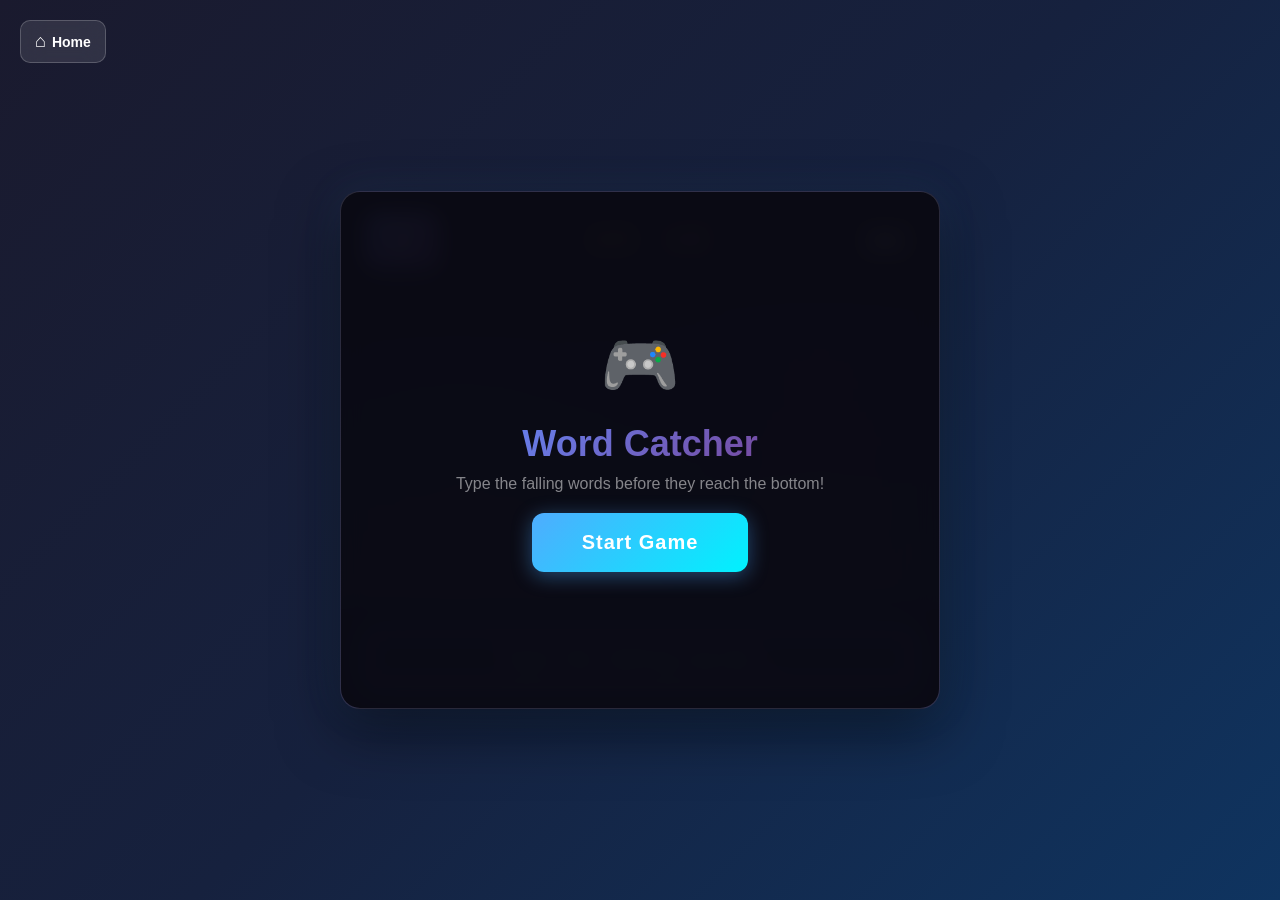
<file: WORD_CATCHER/index.html>
<!DOCTYPE html>
<html lang="en">
<head>
    <meta charset="UTF-8">
    <meta name="viewport" content="width=device-width, initial-scale=1.0">
    <title>Word Catcher</title>
    <link rel="icon" type="image/png" href="NYAK_GAMES/images/NYAK GAMES.png">
    <link rel="stylesheet" href="style.css">
</head>
<body>
    <!-- Back to Home Button -->
    <a href="../index.html" class="back-to-home-btn" title="Back to Home">
        <span class="btn-icon">⌂</span>
        <span class="btn-text">Home</span>
    </a>

    <div class="game-wrapper">
        <div class="game-container">
            <div class="header">
                <div class="level-badge">
                    <span class="level-label">LEVEL</span>
                    <span id="level-value">1</span>
                </div>
                <div class="stats">
                    <div class="stat-box score-box">
                        <span class="stat-icon">★</span>
                        <span id="score-value">0</span>
                    </div>
                    <div class="stat-box lives-box">
                        <span class="stat-icon">♥</span>
                        <span id="lives-value">3</span>
                    </div>
                </div>
                <button id="pause-btn" class="pause-btn">❚❚</button>
            </div>
            <div class="game-area">
                <div class="game-area-bg"></div>
            </div>
            <div class="input-area">
                <input type="text" id="word-input" placeholder="Type the falling words..." autocomplete="off" autofocus>
            </div>
            <div id="game-over" class="overlay hidden">
                <div class="overlay-content">
                    <div class="overlay-icon">💀</div>
                    <h2>Game Over</h2>
                    <p>Final Score: <span id="final-score">0</span></p>
                    <button id="restart-btn">Play Again</button>
                </div>
            </div>
            <div id="level-complete" class="overlay hidden">
                <div class="overlay-content">
                    <div class="overlay-icon">🎉</div>
                    <h2>Level Complete!</h2>
                    <p>Score: <span id="level-score">0</span></p>
                    <button id="next-level-btn">Next Level</button>
                </div>
            </div>
            <div id="paused" class="overlay hidden">
                <div class="overlay-content">
                    <div class="overlay-icon">⏸️</div>
                    <h2>Paused</h2>
                    <button id="resume-btn">Resume</button>
                </div>
            </div>
            <div id="start-screen" class="overlay">
                <div class="overlay-content">
                    <div class="overlay-icon">🎮</div>
                    <h2>Word Catcher</h2>
                    <p>Type the falling words before they reach the bottom!</p>
                    <button id="start-btn">Start Game</button>
                </div>
            </div>
        </div>
    </div>
    <script src="script.js"></script>
</body>
</html>
</file>
<file: NYAK_GAMES/style.css>
/* NYAK GAMES - Light/Dark Theme Support */

/* ============================================
   CSS VARIABLES - THEMING SYSTEM
   ============================================ */

/* Light Theme (Default) */
:root,
[data-theme="light"] {
    /* Backgrounds */
    --bg-primary: #ffffff;
    --bg-secondary: #f5f5f5;
    --bg-card: #ffffff;
    --bg-card-hover: #f8f8f8;
    --bg-input: #f5f5f5;
    --bg-header: #ffffff;
    
    /* Text */
    --text-primary: #333333;
    --text-secondary: #666666;
    --text-muted: #888888;
    
    /* Borders & Shadows */
    --border-color: #e0e0e0;
    --border-hover: #cccccc;
    --shadow-card: 0 2px 8px rgba(0, 0, 0, 0.08);
    --shadow-card-hover: 0 4px 20px rgba(0, 0, 0, 0.12);
    --shadow-header: 0 2px 10px rgba(0, 0, 0, 0.05);
    
    /* Accent Colors (Logo Colors) */
    --color-red: #e53935;
    --color-yellow: #f9a825;
    --color-green: #43a047;
    --color-blue: #1e88e5;
    
    /* Glow Effects (subtle for light) */
    --glow-red: rgba(229, 57, 53, 0.15);
    --glow-yellow: rgba(249, 168, 37, 0.15);
    --glow-green: rgba(67, 160, 71, 0.15);
    --glow-blue: rgba(30, 136, 229, 0.15);
    
    /* Grid Background */
    --grid-color: rgba(0, 0, 0, 0.03);
}

/* Dark Theme */
[data-theme="dark"] {
    /* Backgrounds */
    --bg-primary: #0b0b0b;
    --bg-secondary: #141414;
    --bg-card: #1a1a1a;
    --bg-card-hover: #242424;
    --bg-input: #1a1a1a;
    --bg-header: #0f0f0f;
    
    /* Text */
    --text-primary: #ffffff;
    --text-secondary: #bbbbbb;
    --text-muted: #888888;
    
    /* Borders & Shadows */
    --border-color: #333333;
    --border-hover: #444444;
    --shadow-card: 0 4px 20px rgba(0, 0, 0, 0.4);
    --shadow-card-hover: 0 8px 40px rgba(0, 0, 0, 0.5);
    --shadow-header: 0 4px 20px rgba(0, 0, 0, 0.3);
    
    /* Accent Colors (Logo Colors - brighter) */
    --color-red: #e53935;
    --color-yellow: #fbc02d;
    --color-green: #43a047;
    --color-blue: #1e88e5;
    
    /* Glow Effects (stronger for dark) */
    --glow-red: rgba(229, 57, 53, 0.5);
    --glow-yellow: rgba(251, 192, 45, 0.5);
    --glow-green: rgba(67, 160, 71, 0.5);
    --glow-blue: rgba(30, 136, 229, 0.5);
    
    /* Grid Background */
    --grid-color: rgba(255, 255, 255, 0.02);
}

/* ============================================
   BASE STYLES
   ============================================ */

* {
    margin: 0;
    padding: 0;
    box-sizing: border-box;
}

body {
    font-family: 'Poppins', -apple-system, BlinkMacSystemFont, 'Segoe UI', sans-serif;
    background-color: var(--bg-primary);
    color: var(--text-primary);
    min-height: 100vh;
    display: flex;
    flex-direction: column;
    transition: background-color 0.3s ease, color 0.3s ease;
}

/* Grid Background Pattern */
body::before {
    content: '';
    position: fixed;
    top: 0;
    left: 0;
    width: 100%;
    height: 100%;
    background: 
        linear-gradient(90deg, var(--grid-color) 1px, transparent 1px),
        linear-gradient(var(--grid-color) 1px, transparent 1px);
    background-size: 40px 40px;
    pointer-events: none;
    z-index: -1;
    transition: background 0.3s ease;
}

/* ============================================
   HEADER STYLES
   ============================================ */

.header {
    background: var(--bg-header);
    border-bottom: 2px solid var(--color-red);
    padding: 0;
    position: sticky;
    top: 0;
    z-index: 100;
    box-shadow: var(--shadow-header);
    transition: background 0.3s ease, box-shadow 0.3s ease;
}

[data-theme="dark"] .header {
    box-shadow: 0 4px 20px rgba(229, 57, 53, 0.2);
}

.header-container {
    max-width: 1200px;
    margin: 0 auto;
    padding: 14px 20px;
    display: flex;
    align-items: center;
    gap: 30px;
}

/* Logo */
.logo {
    display: flex;
    align-items: baseline;
    text-decoration: none;
    flex-shrink: 0;
}

.logo-text {
    font-size: 26px;
    font-weight: 800;
    color: var(--color-red);
    letter-spacing: -1px;
    transition: text-shadow 0.3s ease;
}

[data-theme="dark"] .logo-text {
    text-shadow: 0 0 10px var(--glow-red), 0 0 20px var(--glow-red);
}

.logo-games {
    font-size: 14px;
    font-weight: 600;
    color: var(--text-secondary);
    margin-left: 2px;
    transition: color 0.3s ease, text-shadow 0.3s ease;
}

[data-theme="dark"] .logo-games {
    color: var(--color-yellow);
    text-shadow: 0 0 8px var(--glow-yellow);
}

/* Search Bar */
.search-container {
    flex: 1;
    max-width: 500px;
    position: relative;
}

.search-input {
    width: 100%;
    padding: 12px 44px 12px 16px;
    font-family: inherit;
    font-size: 14px;
    font-weight: 500;
    color: var(--text-primary);
    background: var(--bg-input);
    border: 2px solid var(--border-color);
    border-radius: 4px;
    outline: none;
    transition: all 0.3s ease;
}

.search-input:focus {
    border-color: var(--color-blue);
    box-shadow: 0 0 15px var(--glow-blue);
}

.search-input::placeholder {
    color: var(--text-muted);
}

.search-icon {
    position: absolute;
    right: 14px;
    top: 50%;
    transform: translateY(-50%);
    font-size: 14px;
    opacity: 0.6;
    pointer-events: none;
}

/* Header Right Side */
.header-right {
    display: flex;
    align-items: center;
    gap: 20px;
}

/* Navigation */
.nav-links {
    display: flex;
    gap: 24px;
}

.nav-links a {
    font-size: 14px;
    font-weight: 600;
    color: var(--text-secondary);
    text-decoration: none;
    padding: 8px 0;
    text-transform: uppercase;
    letter-spacing: 1px;
    transition: color 0.2s ease;
    position: relative;
}

.nav-links a::after {
    content: '';
    position: absolute;
    bottom: 0;
    left: 0;
    width: 0;
    height: 2px;
    background: var(--color-red);
    transition: width 0.3s ease;
}

.nav-links a:hover {
    color: var(--text-primary);
}

.nav-links a:hover::after {
    width: 100%;
}

/* ============================================
   THEME TOGGLE STYLES
   ============================================ */

.theme-toggle {
    background: none;
    border: none;
    cursor: pointer;
    padding: 0;
    outline: none;
    display: flex;
    align-items: center;
}

.theme-toggle:focus-visible {
    outline: 2px solid var(--color-blue);
    outline-offset: 2px;
    border-radius: 20px;
}

.toggle-track {
    width: 56px;
    height: 28px;
    background: var(--bg-input);
    border: 2px solid var(--border-color);
    border-radius: 14px;
    position: relative;
    transition: all 0.3s ease;
}

.theme-toggle:hover .toggle-track {
    border-color: var(--border-hover);
}

.toggle-thumb {
    position: absolute;
    top: 2px;
    left: 2px;
    width: 20px;
    height: 20px;
    background: var(--bg-card);
    border-radius: 50%;
    display: flex;
    align-items: center;
    justify-content: center;
    transition: all 0.3s cubic-bezier(0.68, -0.55, 0.265, 1.55);
    box-shadow: 0 2px 4px rgba(0, 0, 0, 0.2);
}

/* Dark theme - slide to right */
[data-theme="dark"] .toggle-thumb {
    left: calc(100% - 22px);
}

.toggle-icon {
    position: absolute;
    font-size: 12px;
    transition: opacity 0.3s ease, transform 0.3s ease;
}

.toggle-icon.sun {
    opacity: 1;
    transform: scale(1);
}

.toggle-icon.moon {
    opacity: 0;
    transform: scale(0);
}

/* Dark theme - swap icons */
[data-theme="dark"] .toggle-icon.sun {
    opacity: 0;
    transform: scale(0);
}

[data-theme="dark"] .toggle-icon.moon {
    opacity: 1;
    transform: scale(1);
}

/* ============================================
   MAIN CONTENT
   ============================================ */

.main-content {
    flex: 1;
    max-width: 1200px;
    margin: 0 auto;
    padding: 30px 20px;
    width: 100%;
}

/* Games Grid */
.games-grid {
    display: grid;
    grid-template-columns: repeat(auto-fill, minmax(200px, 1fr));
    gap: 24px;
}

/* Game Card */
.game-card {
    display: block;
    background: var(--bg-card);
    border: 2px solid var(--border-color);
    border-radius: 8px;
    overflow: hidden;
    text-decoration: none;
    transition: all 0.3s cubic-bezier(0.175, 0.885, 0.32, 1.275);
}

/* Color-coded hover borders */
.game-card:nth-child(1):hover { border-color: var(--color-red); }
.game-card:nth-child(2):hover { border-color: var(--color-blue); }
.game-card:nth-child(3):hover { border-color: var(--color-green); }
.game-card:nth-child(4):hover { border-color: var(--color-yellow); }
.game-card:nth-child(5):hover { border-color: var(--color-blue); }
.game-card:nth-child(6):hover { border-color: var(--color-green); }
.game-card:nth-child(7):hover { border-color: var(--color-red); }

.game-card:hover {
    transform: translateY(-8px) scale(1.02);
    box-shadow: var(--shadow-card-hover);
}

/* Glow effects in dark mode */
[data-theme="dark"] .game-card:nth-child(1):hover { box-shadow: 0 8px 30px var(--glow-red); }
[data-theme="dark"] .game-card:nth-child(2):hover { box-shadow: 0 8px 30px var(--glow-blue); }
[data-theme="dark"] .game-card:nth-child(3):hover { box-shadow: 0 8px 30px var(--glow-green); }
[data-theme="dark"] .game-card:nth-child(4):hover { box-shadow: 0 8px 30px var(--glow-yellow); }
[data-theme="dark"] .game-card:nth-child(5):hover { box-shadow: 0 8px 30px var(--glow-blue); }
[data-theme="dark"] .game-card:nth-child(6):hover { box-shadow: 0 8px 30px var(--glow-green); }
[data-theme="dark"] .game-card:nth-child(7):hover { box-shadow: 0 8px 30px var(--glow-red); }

/* Card Image */
.card-image {
    width: 100%;
    aspect-ratio: 4/3;
    overflow: hidden;
    background: var(--bg-secondary);
    display: flex;
    align-items: center;
    justify-content: center;
    position: relative;
    transition: background 0.3s ease;
}

/* Play button overlay */
.card-image::after {
    content: '▶';
    position: absolute;
    width: 40px;
    height: 40px;
    background: var(--color-red);
    border-radius: 50%;
    display: flex;
    align-items: center;
    justify-content: center;
    font-size: 16px;
    color: white;
    opacity: 0;
    transform: scale(0.5);
    transition: all 0.3s ease;
}

.game-card:hover .card-image::after {
    opacity: 1;
    transform: scale(1);
}

.card-image img {
    width: 100%;
    height: 100%;
    object-fit: cover;
    transition: transform 0.4s ease;
}

.game-card:hover .card-image img {
    transform: scale(1.1);
}

/* Card Title */
.card-title {
    padding: 14px;
    font-size: 14px;
    font-weight: 600;
    color: var(--text-primary);
    text-align: left;
    background: var(--bg-card);
    border-top: 1px solid var(--border-color);
    white-space: nowrap;
    overflow: hidden;
    text-overflow: ellipsis;
    transition: background 0.3s ease, color 0.3s ease, border-color 0.3s ease;
}

/* Hidden state */
.game-card.hidden {
    display: none;
}

/* ============================================
   NO RESULTS
   ============================================ */

.no-results {
    display: none;
    text-align: center;
    padding: 60px 20px;
    color: var(--text-muted);
}

.no-results.visible {
    display: block;
}

.no-results-icon {
    font-size: 48px;
    margin-bottom: 16px;
}

.no-results p {
    font-size: 18px;
    font-weight: 500;
}

/* ============================================
   MOBILE MENU BUTTON
   ============================================ */

.mobile-menu-btn {
    display: none;
    flex-direction: column;
    justify-content: center;
    align-items: center;
    gap: 5px;
    width: 40px;
    height: 40px;
    background: var(--bg-input);
    border: 2px solid var(--border-color);
    border-radius: 8px;
    cursor: pointer;
    padding: 8px;
    transition: all 0.3s ease;
}

.mobile-menu-btn:hover {
    border-color: var(--border-hover);
    background: var(--bg-card-hover);
}

.mobile-menu-btn:focus-visible {
    outline: 2px solid var(--color-blue);
    outline-offset: 2px;
}

.hamburger-line {
    width: 20px;
    height: 2px;
    background: var(--text-secondary);
    border-radius: 2px;
    transition: all 0.3s ease;
}

/* Mobile menu open state */
.mobile-menu-btn.active .hamburger-line:nth-child(1) {
    transform: rotate(45deg) translate(5px, 5px);
}

.mobile-menu-btn.active .hamburger-line:nth-child(2) {
    opacity: 0;
}

.mobile-menu-btn.active .hamburger-line:nth-child(3) {
    transform: rotate(-45deg) translate(5px, -5px);
}

/* ============================================
   RESPONSIVE DESIGN
   ============================================ */

/* Tablet (landscape tablets, 901px and below) */
@media (max-width: 900px) {
    .header-container {
        gap: 16px;
        padding: 12px 16px;
    }
    
    .search-container {
        max-width: none;
    }
    
    .games-grid {
        grid-template-columns: repeat(auto-fill, minmax(160px, 1fr));
        gap: 18px;
    }
}

/* Large Mobile / Small Tablet (601px - 900px) */
@media (max-width: 768px) {
    .header-container {
        flex-wrap: wrap;
        gap: 12px;
    }
    
    .logo {
        order: 1;
    }
    
    .header-right {
        order: 2;
        gap: 12px;
    }
    
    .search-container {
        order: 3;
        flex-basis: 100%;
        max-width: none;
    }
    
    .main-content {
        padding: 20px 16px;
    }
    
    .games-grid {
        grid-template-columns: repeat(2, 1fr);
        gap: 14px;
    }
    
    .card-title {
        font-size: 13px;
        padding: 12px;
    }
    
    .card-image {
        aspect-ratio: 1;
    }
    
    .logo-text {
        font-size: 22px;
    }
    
    .logo-games {
        font-size: 12px;
    }
    
    /* Smaller toggle on mobile */
    .toggle-track {
        width: 48px;
        height: 24px;
    }
    
    .toggle-thumb {
        width: 18px;
        height: 18px;
    }
    
    [data-theme="dark"] .toggle-thumb {
        left: calc(100% - 20px);
    }
    
    /* Show mobile menu button */
    .mobile-menu-btn {
        display: flex;
    }
    
    /* Mobile Navigation - Dropdown style */
    .nav-links {
        position: absolute;
        top: 100%;
        left: 0;
        right: 0;
        background: var(--bg-header);
        flex-direction: column;
        gap: 0;
        padding: 0;
        max-height: 0;
        overflow: hidden;
        border-bottom: 2px solid var(--color-red);
        box-shadow: var(--shadow-header);
        transition: max-height 0.3s ease, padding 0.3s ease;
        z-index: 99;
    }
    
    .nav-links.active {
        max-height: 200px;
        padding: 10px 0;
    }
    
    .nav-links a {
        padding: 12px 20px;
        font-size: 15px;
    }
    
    .nav-links a::after {
        display: none;
    }
}

/* Mobile (600px and below) */
@media (max-width: 600px) {
    .header-container {
        padding: 10px 12px;
    }
    
    .logo-text {
        font-size: 20px;
    }
    
    .logo-games {
        font-size: 11px;
    }
    
    .search-input {
        padding: 10px 40px 10px 14px;
        font-size: 13px;
    }
    
    .main-content {
        padding: 16px 12px;
    }
    
    .games-grid {
        grid-template-columns: repeat(2, 1fr);
        gap: 12px;
    }
    
    .card-title {
        font-size: 12px;
        padding: 10px;
    }
    
    .card-image::after {
        width: 36px;
        height: 36px;
        font-size: 14px;
    }
    
    /* Theme toggle smaller */
    .toggle-track {
        width: 44px;
        height: 22px;
    }
    
    .toggle-thumb {
        width: 16px;
        height: 16px;
    }
    
    [data-theme="dark"] .toggle-thumb {
        left: calc(100% - 18px);
    }
    
    .toggle-icon {
        font-size: 10px;
    }
    
    /* Mobile menu button */
    .mobile-menu-btn {
        width: 36px;
        height: 36px;
        padding: 6px;
    }
    
    .hamburger-line {
        width: 18px;
    }
}

/* Small Mobile (480px and below) */
@media (max-width: 480px) {
    .header-container {
        gap: 10px;
        padding: 8px 10px;
    }
    
    .logo-text {
        font-size: 18px;
    }
    
    .logo-games {
        font-size: 10px;
    }
    
    .main-content {
        padding: 12px 10px;
    }
    
    .games-grid {
        gap: 10px;
    }
    
    .card-title {
        font-size: 11px;
        padding: 8px;
    }
    
    .card-image {
        aspect-ratio: 1;
    }
}

/* Very Small Mobile (360px and below) */
@media (max-width: 360px) {
    .header-container {
        padding: 8px;
    }
    
    .logo-text {
        font-size: 16px;
    }
    
    .logo-games {
        font-size: 9px;
    }
    
    .search-input {
        font-size: 12px;
        padding: 8px 36px 8px 12px;
    }
    
    .search-icon {
        right: 10px;
        font-size: 12px;
    }
    
    .main-content {
        padding: 10px 8px;
    }
    
    .games-grid {
        grid-template-columns: repeat(2, 1fr);
        gap: 8px;
    }
    
    .card-title {
        font-size: 10px;
        padding: 6px;
    }
    
    .card-image::after {
        width: 32px;
        height: 32px;
        font-size: 12px;
    }
}

/* Landscape orientation adjustments */
@media (max-height: 500px) and (orientation: landscape) {
    .header-container {
        padding: 8px 16px;
    }
    
    .main-content {
        padding: 12px 16px;
    }
    
    .games-grid {
        grid-template-columns: repeat(auto-fill, minmax(140px, 1fr));
    }
}

/* Touch device improvements */
@media (hover: none) and (pointer: coarse) {
    .game-card:active {
        transform: scale(0.98);
    }
    
    .nav-links a {
        -webkit-tap-highlight-color: transparent;
    }
    
    .theme-toggle:active .toggle-track {
        transform: scale(0.95);
    }
    
    .mobile-menu-btn:active {
        transform: scale(0.95);
    }
}
</file>
<file: BREAKOUT/style.css>
* {
  margin: 0;
  padding: 0;
  box-sizing: border-box;
}

/* Back to Home Button */
.back-to-home-btn {
  position: fixed;
  top: 20px;
  left: 20px;
  display: flex;
  align-items: center;
  gap: 8px;
  padding: 10px 18px;
  background: linear-gradient(180deg, #ffd93d 0%, #f0a500 100%);
  color: #1a1a2e;
  text-decoration: none;
  font-family: "Pacifico", cursive;
  font-size: 0.9rem;
  border-radius: 25px;
  box-shadow: 0 4px 0 #c9a227, 0 6px 20px rgba(255, 217, 61, 0.4);
  transition: all 0.3s ease;
  z-index: 1000;
}

.back-to-home-btn .btn-icon {
  font-size: 1.1rem;
}

.back-to-home-btn:hover {
  transform: translateY(-2px);
  box-shadow: 0 6px 0 #c9a227, 0 10px 30px rgba(255, 217, 61, 0.5);
}

.back-to-home-btn:active {
  transform: translateY(0);
  box-shadow: 0 2px 0 #c9a227, 0 4px 15px rgba(255, 217, 61, 0.4);
}

body {
  font-family: "Pacifico", cursive;
  display: flex;
  justify-content: center;
  align-items: center;
  min-height: 100vh;
  background: linear-gradient(135deg, #1a1a2e 0%, #16213e 50%, #0f3460 100%);
  background-attachment: fixed;
  
}

.game-container {
  position: relative;
  display: flex;
  flex-direction: column;
  align-items: center;
  gap: 15px;
  padding: 20px;
}

.title-row {
  display: flex;
  align-items: center;
  justify-content: center;
  gap: 40px;
  width: 100%;
}

.game-title {
  font-size: 3.5rem;
  color: #ffd93d;
  text-shadow: 
    0 4px 0 #c9a227,
    0 6px 20px rgba(255, 217, 61, 0.4),
    4px 4px 0 #e85d04;
  letter-spacing: 4px;
  animation: titleBounce 2s ease-in-out infinite;
  margin: 0;
}

@keyframes titleBounce {
  0%, 100% { transform: translateY(0); }
  50% { transform: translateY(-8px); }
}

.canvas-wrapper {
  position: relative;
  display: flex;
  justify-content: center;
  align-items: center;
}

canvas {
  border: 4px solid #e85d04;
  border-radius: 12px;
  box-shadow: 
    0 0 0 4px #3d1f00,
    0 10px 40px rgba(0, 0, 0, 0.5),
    inset 0 0 60px rgba(0, 0, 0, 0.3);
  margin: 0;
  transition: transform 0.3s ease;
}

canvas:hover {
  transform: scale(1.01);
}

canvas:focus {
  outline: none;
  box-shadow: 
    0 0 0 4px #ffd93d,
    0 10px 50px rgba(255, 217, 61, 0.3),
    inset 0 0 60px rgba(0, 0, 0, 0.3);
}

.hud-item {
  background: rgba(0, 0, 0, 0.6);
  padding: 10px 25px;
  border-radius: 25px;
  border: 2px solid #ffd93d;
  box-shadow: 0 4px 15px rgba(0, 0, 0, 0.3);
  min-width: 100px;
  text-align: center;
}

.hud-label {
  font-size: 0.8rem;
  color: #aaa;
  text-transform: uppercase;
  letter-spacing: 2px;
}

.hud-value {
  font-size: 1.8rem;
  color: #ffd93d;
  text-shadow: 0 2px 4px rgba(0, 0, 0, 0.5);
}

/* Button styling */
.btn {
  cursor: pointer;
  border: 0;
  padding: 12px 24px;
  background: linear-gradient(180deg, #ffd93d 0%, #f0a500 100%);
  color: #1a1a2e;
  border-radius: 25px;
  font-family: "Pacifico", cursive;
  font-size: 1rem;
  box-shadow: 0 4px 0 #c9a227;
  transition: all 0.15s ease;
  display: flex;
  align-items: center;
  gap: 8px;
}

.btn:focus {
  outline: 0;
}

.btn:hover {
  transform: translateY(-2px);
  box-shadow: 0 6px 0 #c9a227, 0 10px 20px rgba(255, 217, 61, 0.3);
}

.btn:active {
  transform: translateY(2px);
  box-shadow: 0 2px 0 #c9a227;
}

.btn-icon {
  font-size: 1.1rem;
}

.rules-btn {
  margin-top: 5px;
}

/* Rules Overlay */
.rules-overlay {
  position: fixed;
  top: 0;
  left: 0;
  width: 100%;
  height: 100%;
  background: rgba(0, 0, 0, 0.8);
  backdrop-filter: blur(8px);
  display: flex;
  justify-content: center;
  align-items: center;
  z-index: 2000;
  opacity: 0;
  visibility: hidden;
  transition: all 0.3s ease;
}

.rules-overlay.show {
  opacity: 1;
  visibility: visible;
}

.rules-content {
  background: linear-gradient(135deg, #1a1a2e 0%, #16213e 100%);
  border: 3px solid #ffd93d;
  border-radius: 20px;
  padding: 30px 40px;
  max-width: 450px;
  width: 90%;
  box-shadow: 0 0 0 4px #3d1f00, 0 20px 60px rgba(0, 0, 0, 0.5);
  transform: scale(0.8);
  transition: transform 0.3s ease;
}

.rules-overlay.show .rules-content {
  transform: scale(1);
}

.rules-content h2 {
  color: #ffd93d;
  text-align: center;
  margin-bottom: 25px;
  font-size: 2rem;
  text-shadow: 0 2px 4px rgba(0, 0, 0, 0.5);
}

.rule-item {
  display: flex;
  align-items: center;
  gap: 15px;
  color: #fff;
  font-size: 1rem;
  margin-bottom: 15px;
  padding: 10px 15px;
  background: rgba(255, 255, 255, 0.05);
  border-radius: 10px;
  transition: background 0.2s ease;
}

.rule-item:hover {
  background: rgba(255, 255, 255, 0.1);
}

.rule-icon {
  font-size: 1.5rem;
  width: 40px;
  text-align: center;
}

.rule-item span {
  flex: 1;
}

.rule-item strong {
  color: #ffd93d;
}

.close-btn {
  margin: 20px auto 0;
  display: block;
}

/* Instructions */
.instructions {
  color: #fff;
  font-size: 1rem;
  text-align: center;
  padding: 10px 20px;
  background: rgba(0, 0, 0, 0.4);
  border-radius: 8px;
  border: 1px solid rgba(255, 255, 255, 0.1);
}

.instructions span {
  color: #ffd93d;
  font-weight: bold;
}

/* Flash overlay effect */
.flash-overlay {
  position: absolute;
  top: 0;
  left: 0;
  width: 100%;
  height: 100%;
  background: rgba(255, 0, 0, 0);
  pointer-events: none;
  transition: background 0.1s ease;
  border-radius: 12px;
  z-index: 10;
}

.flash-overlay.active {
  background: rgba(255, 0, 0, 0.15);
  animation: flash 0.3s ease-out;
}

@keyframes flash {
  0% { background: rgba(255, 0, 0, 0.4); }
  100% { background: rgba(255, 0, 0, 0); }
}

/* Replay button */
.replay-btn {
  position: absolute;
  bottom: 70px;
  left: 50%;
  transform: translateX(-50%);
  padding: 12px 30px;
  font-family: "Pacifico", cursive;
  font-size: 1.2rem;
  color: #1a1a2e;
  background: linear-gradient(180deg, #ffd93d 0%, #f0a500 100%);
  border: none;
  border-radius: 25px;
  cursor: pointer;
  box-shadow: 
    0 4px 0 #c9a227,
    0 6px 20px rgba(255, 217, 61, 0.4);
  transition: all 0.15s ease;
  z-index: 20;
  display: none;
}

.replay-btn:hover {
  transform: translateX(-50%) translateY(-2px);
  box-shadow: 
    0 6px 0 #c9a227,
    0 10px 30px rgba(255, 217, 61, 0.5);
}

.replay-btn:active {
  transform: translateX(-50%) translateY(2px);
  box-shadow: 
    0 2px 0 #c9a227,
    0 4px 15px rgba(255, 217, 61, 0.4);
}

/* Responsive design */
@media (max-width: 700px) {
  .title-row {
    flex-wrap: wrap;
    gap: 10px;
  }
  
  .game-title {
    font-size: 2rem;
    order: 2;
    width: 100%;
    margin: 5px 0;
  }
  
  .title-row .hud-item:first-child {
    order: 1;
  }
  
  .title-row .hud-item:last-child {
    order: 3;
  }
  
  canvas {
    width: 95vw;
    height: auto;
  }
  
  .hud-value {
    font-size: 1.4rem;
  }
  
  .hud-item {
    padding: 8px 15px;
    min-width: 70px;
  }
  
  .back-to-home-btn {
    padding: 8px 14px;
    font-size: 0.8rem;
  }
  
  .instructions {
    font-size: 0.85rem;
    padding: 8px 15px;
  }
  
  .replay-btn {
    bottom: 60px;
    padding: 10px 24px;
    font-size: 1rem;
  }
  
  .rules-content {
    padding: 20px 25px;
  }
  
  .rules-content h2 {
    font-size: 1.5rem;
  }
  
  .rule-item {
    font-size: 0.9rem;
    padding: 8px 12px;
  }
}

@media (max-width: 480px) {
  .game-title {
    font-size: 1.6rem;
    letter-spacing: 2px;
  }
  
  .hud-item {
    padding: 6px 12px;
    min-width: 60px;
  }
  
  .hud-label {
    font-size: 0.7rem;
  }
  
  .hud-value {
    font-size: 1.2rem;
  }
}
</file>
<file: DOODLE_JUMP/style.css>
*,
*::before,
*::after {
  box-sizing: border-box;
}

:root {
  --primary-green: #6bcb77;
  --primary-green-light: #4ade80;
  --primary-green-dark: #2d8a3e;
  --accent-blue: #4d96ff;
  --accent-blue-light: #6eb5ff;
  --accent-yellow: #ffd93d;
  --accent-red: #ff6b6b;
  --accent-brown: #c9a959;
  --dark-bg: #1a1a2e;
  --dark-bg-light: #16213e;
  --dark-bg-dark: #0f3460;
  --text-white: #ffffff;
  --glass-bg: rgba(255, 255, 255, 0.15);
  --glass-border: rgba(255, 255, 255, 0.2);
}

/* Back to Home Button */
.back-to-home-btn {
  position: fixed;
  top: 20px;
  left: 20px;
  display: flex;
  align-items: center;
  gap: 8px;
  padding: 10px 18px;
  background: linear-gradient(135deg, #6bcb77 0%, #4ade80 100%);
  color: #1a1a2e;
  text-decoration: none;
  font-family: 'Nunito', sans-serif;
  font-size: 0.9rem;
  font-weight: 800;
  border-radius: 25px;
  box-shadow: 0 4px 15px rgba(107, 203, 119, 0.4);
  transition: all 0.3s ease;
  z-index: 1000;
}

.back-to-home-btn .btn-icon {
  font-size: 1.1rem;
}

.back-to-home-btn:hover {
  transform: translateY(-2px);
  box-shadow: 0 6px 20px rgba(107, 203, 119, 0.6);
}

.back-to-home-btn:active {
  transform: translateY(0);
}

body {
  margin: 0;
  min-height: 100vh;
  padding: 12px;
  display: flex;
  align-items: center;
  justify-content: center;
  background: linear-gradient(135deg, #1a1a2e 0%, #16213e 50%, #0f3460 100%);
  font-family: 'Nunito', sans-serif;
  -webkit-font-smoothing: antialiased;
  overflow: hidden;
}

body::before {
  content: '';
  position: fixed;
  top: 0;
  left: 0;
  right: 0;
  bottom: 0;
  background: 
    radial-gradient(circle at 20% 80%, rgba(107, 203, 119, 0.08) 0%, transparent 50%),
    radial-gradient(circle at 80% 20%, rgba(77, 150, 255, 0.08) 0%, transparent 50%),
    radial-gradient(circle at 50% 50%, rgba(255, 217, 61, 0.05) 0%, transparent 70%);
  pointer-events: none;
  animation: bgPulse 8s ease-in-out infinite;
}

@keyframes bgPulse {
  0%, 100% { opacity: 1; }
  50% { opacity: 0.7; }
}

.game-wrapper {
  position: relative;
  width: 100%;
  max-width: min(480px, 95vw);
  border-radius: 20px;
  overflow: hidden;
  box-shadow: 
    0 20px 60px rgba(0, 0, 0, 0.5), 
    0 0 0 4px rgba(255, 255, 255, 0.06),
    0 0 80px rgba(107, 203, 119, 0.15),
    inset 0 0 0 1px rgba(255, 255, 255, 0.1);
}

#gameCanvas {
  display: block;
  width: 100%;
  aspect-ratio: 480 / 600;
  max-height: 70vh;
  height: auto;
  background: linear-gradient(180deg, 
    #87ceeb 0%, 
    #a8ddf0 25%, 
    #c5e8f5 45%, 
    #98d8aa 70%, 
    #7bc67e 85%,
    #5a9c5a 100%
  );
  cursor: pointer;
  touch-action: none;
}

/* Animated clouds in background */
#gameCanvas::before {
  content: '';
  position: absolute;
  top: 60px;
  left: 30px;
  width: 80px;
  height: 30px;
  background: rgba(255, 255, 255, 0.7);
  border-radius: 50px;
  filter: blur(2px);
  animation: cloudFloat 20s linear infinite;
}

#gameCanvas::after {
  content: '';
  position: absolute;
  top: 120px;
  right: 60px;
  width: 60px;
  height: 24px;
  background: rgba(255, 255, 255, 0.5);
  border-radius: 40px;
  filter: blur(2px);
  animation: cloudFloat 25s linear infinite reverse;
}

@keyframes cloudFloat {
  0% { transform: translateX(0); }
  50% { transform: translateX(30px); }
  100% { transform: translateX(0); }
}

.game-ui {
  position: absolute;
  top: 0;
  left: 0;
  right: 0;
  padding: 14px 18px;
  display: flex;
  align-items: center;
  justify-content: space-between;
  pointer-events: none;
  background: linear-gradient(to bottom, rgba(0, 0, 0, 0.4), transparent);
  z-index: 10;
}

.score-group {
  display: flex;
  align-items: center;
  gap: 8px;
  padding: 6px 12px;
  background: var(--glass-bg);
  backdrop-filter: blur(10px);
  border-radius: 20px;
  border: 1px solid var(--glass-border);
  box-shadow: 0 4px 12px rgba(0, 0, 0, 0.2);
}

.score-label,
.high-score-label {
  font-size: 11px;
  text-transform: uppercase;
  letter-spacing: 0.08em;
  color: rgba(255, 255, 255, 0.8);
  font-weight: 800;
}

.score-value,
.high-score-value {
  font-family: 'Fredoka One', cursive;
  font-size: 20px;
  color: var(--text-white);
  text-shadow: 0 2px 4px rgba(0, 0, 0, 0.4), 0 0 20px rgba(107, 203, 119, 0.3);
  transition: transform 0.2s cubic-bezier(0.175, 0.885, 0.32, 1.275);
}

.score-value.bump {
  transform: scale(1.3);
}

.high-score-value {
  color: var(--accent-yellow);
  text-shadow: 0 2px 4px rgba(0, 0, 0, 0.4), 0 0 20px rgba(255, 217, 61, 0.4);
}

.score-popup {
  position: absolute;
  font-family: 'Fredoka One', cursive;
  font-size: 18px;
  color: var(--primary-green-light);
  text-shadow: 0 2px 4px rgba(0, 0, 0, 0.4), 0 0 15px rgba(107, 203, 119, 0.6);
  pointer-events: none;
  animation: scorePopup 1s ease-out forwards;
  z-index: 20;
}

@keyframes scorePopup {
  0% {
    opacity: 1;
    transform: translateY(0) scale(1);
  }
  100% {
    opacity: 0;
    transform: translateY(-40px) scale(1.2);
  }
}

.overlay {
  position: absolute;
  inset: 0;
  display: flex;
  flex-direction: column;
  align-items: center;
  justify-content: center;
  background: rgba(0, 0, 0, 0.8);
  backdrop-filter: blur(8px);
  padding: 24px;
  text-align: center;
  opacity: 0;
  transition: opacity 0.4s ease;
  z-index: 100;
}

.overlay.visible {
  opacity: 1;
}

.overlay.hidden {
  opacity: 0;
  pointer-events: none;
}

.overlay-start {
  background: linear-gradient(180deg, 
    rgba(26, 26, 46, 0.95) 0%, 
    rgba(22, 33, 62, 0.95) 50%, 
    rgba(15, 52, 96, 0.95) 100%
  );
}

.overlay-start::before {
  content: '';
  position: absolute;
  top: 0;
  left: 0;
  right: 0;
  bottom: 0;
  background: 
    radial-gradient(circle at 30% 20%, rgba(107, 203, 119, 0.15) 0%, transparent 40%),
    radial-gradient(circle at 70% 80%, rgba(77, 150, 255, 0.1) 0%, transparent 40%);
  pointer-events: none;
}

.overlay-start h1 {
  font-family: 'Fredoka One', cursive;
  font-size: 3rem;
  color: var(--text-white);
  margin: 0 0 20px;
  text-shadow: 
    0 4px 0 var(--primary-green), 
    0 6px 0 var(--primary-green-dark),
    0 8px 20px rgba(0, 0, 0, 0.5);
  animation: titleBounce 2s ease-in-out infinite;
  position: relative;
}

@keyframes titleBounce {
  0%, 100% { transform: translateY(0); }
  50% { transform: translateY(-8px); }
}

.overlay-start h1::after {
  content: '🐸';
  position: absolute;
  top: -30px;
  left: 50%;
  transform: translateX(-50%);
  font-size: 2rem;
  animation: frogBounce 1s ease-in-out infinite;
}

@keyframes frogBounce {
  0%, 100% { transform: translateX(-50%) translateY(0) rotate(-5deg); }
  50% { transform: translateX(-50%) translateY(-10px) rotate(5deg); }
}

.overlay-start p {
  color: rgba(255, 255, 255, 0.9);
  margin: 10px 0;
  font-size: 1.05rem;
  line-height: 1.5;
}

.overlay-start kbd {
  display: inline-block;
  padding: 6px 10px;
  background: rgba(255, 255, 255, 0.15);
  border-radius: 8px;
  font-family: inherit;
  font-size: 0.9em;
  font-weight: 800;
  border: 1px solid rgba(255, 255, 255, 0.2);
  box-shadow: 0 2px 4px rgba(0, 0, 0, 0.2);
}

.btn-start {
  margin-top: 28px;
  padding: 16px 48px;
  font-family: 'Fredoka One', cursive;
  font-size: 1.35rem;
  color: var(--dark-bg);
  background: linear-gradient(180deg, var(--primary-green-light) 0%, var(--primary-green) 50%, var(--primary-green-dark) 100%);
  border: none;
  border-radius: 999px;
  cursor: pointer;
  box-shadow: 
    0 6px 0 var(--primary-green-dark), 
    0 8px 20px rgba(0, 0, 0, 0.3),
    inset 0 2px 0 rgba(255, 255, 255, 0.3);
  transition: all 0.15s cubic-bezier(0.175, 0.885, 0.32, 1.275);
  position: relative;
  overflow: hidden;
}

.btn-start::before {
  content: '';
  position: absolute;
  top: 0;
  left: -100%;
  width: 100%;
  height: 100%;
  background: linear-gradient(90deg, transparent, rgba(255, 255, 255, 0.3), transparent);
  transition: left 0.5s;
}

.btn-start:hover {
  transform: translateY(-3px) scale(1.02);
  box-shadow: 
    0 10px 0 var(--primary-green-dark), 
    0 14px 30px rgba(0, 0, 0, 0.35),
    inset 0 2px 0 rgba(255, 255, 255, 0.3);
}

.btn-start:hover::before {
  left: 100%;
}

.btn-start:active {
  transform: translateY(3px) scale(0.98);
  box-shadow: 
    0 3px 0 var(--primary-green-dark), 
    0 5px 12px rgba(0, 0, 0, 0.3),
    inset 0 2px 0 rgba(255, 255, 255, 0.3);
}

.overlay-gameover {
  background: linear-gradient(180deg, 
    rgba(30, 20, 40, 0.95) 0%, 
    rgba(50, 30, 50, 0.95) 100%
  );
}

.overlay-gameover::before {
  content: '';
  position: absolute;
  top: 0;
  left: 0;
  right: 0;
  bottom: 0;
  background: radial-gradient(circle at 50% 30%, rgba(255, 107, 107, 0.15) 0%, transparent 50%);
  pointer-events: none;
}

.overlay-gameover h2 {
  font-family: 'Fredoka One', cursive;
  font-size: 2.5rem;
  color: var(--accent-red);
  margin: 0 0 12px;
  text-shadow: 
    0 3px 0 #cc5555,
    0 0 30px rgba(255, 107, 107, 0.5);
  animation: gameOverPulse 1.5s ease-in-out infinite;
}

@keyframes gameOverPulse {
  0%, 100% { transform: scale(1); }
  50% { transform: scale(1.05); }
}

.overlay-gameover .stats {
  display: flex;
  flex-direction: column;
  gap: 8px;
  margin: 16px 0;
}

.overlay-gameover p {
  color: rgba(255, 255, 255, 0.95);
  font-size: 1.15rem;
  margin: 8px 0;
}

.overlay-gameover #finalScoreEl {
  font-family: 'Fredoka One', cursive;
  font-size: 2rem;
  color: var(--accent-yellow);
  text-shadow: 0 0 20px rgba(255, 217, 61, 0.5);
  display: inline-block;
  animation: scoreReveal 0.5s ease-out;
}

@keyframes scoreReveal {
  0% { transform: scale(0); opacity: 0; }
  50% { transform: scale(1.3); }
  100% { transform: scale(1); opacity: 1; }
}

.overlay-gameover .new-high-score {
  font-family: 'Fredoka One', cursive;
  font-size: 1rem;
  color: var(--primary-green-light);
  text-shadow: 0 0 15px rgba(107, 203, 119, 0.6);
  animation: highScoreBlink 0.8s ease-in-out infinite;
  margin-top: 8px;
}

@keyframes highScoreBlink {
  0%, 100% { opacity: 1; }
  50% { opacity: 0.5; }
}

/* Mobile control buttons */
.mobile-controls {
  position: absolute;
  bottom: 0;
  left: 0;
  right: 0;
  padding: 20px 24px;
  display: flex;
  justify-content: space-between;
  align-items: center;
  pointer-events: none;
  z-index: 50;
}

.mobile-controls .ctrl-btn {
  pointer-events: auto;
  width: 72px;
  height: 72px;
  border-radius: 50%;
  border: 3px solid rgba(255, 255, 255, 0.3);
  background: var(--glass-bg);
  backdrop-filter: blur(12px);
  color: var(--text-white);
  font-size: 32px;
  font-weight: bold;
  cursor: pointer;
  user-select: none;
  -webkit-tap-highlight-color: transparent;
  touch-action: manipulation;
  box-shadow: 
    0 6px 20px rgba(0, 0, 0, 0.3),
    inset 0 2px 0 rgba(255, 255, 255, 0.2);
  transition: all 0.15s ease;
  display: flex;
  align-items: center;
  justify-content: center;
}

.mobile-controls .ctrl-btn::before {
  content: '';
  position: absolute;
  width: 100%;
  height: 100%;
  border-radius: 50%;
  background: radial-gradient(circle, rgba(255, 255, 255, 0.3) 0%, transparent 70%);
  opacity: 0;
  transition: opacity 0.2s;
}

.mobile-controls .ctrl-btn:active::before,
.mobile-controls .ctrl-btn.active::before {
  opacity: 1;
}

.mobile-controls .ctrl-btn:active,
.mobile-controls .ctrl-btn.active {
  background: rgba(107, 203, 119, 0.7);
  border-color: var(--primary-green-light);
  transform: scale(0.92);
  box-shadow: 
    0 4px 12px rgba(0, 0, 0, 0.3),
    0 0 30px rgba(107, 203, 119, 0.4),
    inset 0 2px 0 rgba(255, 255, 255, 0.2);
}

.mobile-controls .ctrl-btn span {
  display: flex;
  align-items: center;
  justify-content: center;
  width: 100%;
  height: 100%;
}

@media (hover: hover) {
  .mobile-controls .ctrl-btn:hover {
    background: rgba(255, 255, 255, 0.3);
    border-color: rgba(255, 255, 255, 0.5);
  }
}

.overlay-start .mobile-hint {
  font-size: 0.9rem;
  color: rgba(255, 255, 255, 0.7);
  margin-top: 16px;
}

/* Screen shake animation */
.game-wrapper.shake {
  animation: screenShake 0.5s ease-out;
}

@keyframes screenShake {
  0%, 100% { transform: translateX(0); }
  10% { transform: translateX(-8px) rotate(-0.5deg); }
  20% { transform: translateX(8px) rotate(0.5deg); }
  30% { transform: translateX(-6px) rotate(-0.3deg); }
  40% { transform: translateX(6px) rotate(0.3deg); }
  50% { transform: translateX(-4px); }
  60% { transform: translateX(4px); }
  70% { transform: translateX(-2px); }
  80% { transform: translateX(2px); }
  90% { transform: translateX(-1px); }
}

/* Level indicator */
.level-indicator {
  position: absolute;
  top: 60px;
  left: 50%;
  transform: translateX(-50%);
  padding: 4px 16px;
  background: var(--glass-bg);
  backdrop-filter: blur(10px);
  border-radius: 12px;
  border: 1px solid var(--glass-border);
  font-family: 'Fredoka One', cursive;
  font-size: 14px;
  color: var(--text-white);
  opacity: 0;
  transition: opacity 0.3s;
  z-index: 10;
}

.level-indicator.visible {
  opacity: 1;
}

/* Responsive adjustments */
@media (max-width: 400px) {
  .overlay-start h1 {
    font-size: 2.2rem;
  }
  
  .mobile-controls .ctrl-btn {
    width: 60px;
    height: 60px;
    font-size: 26px;
  }
  
  .game-ui {
    padding: 10px 12px;
  }
  
  .score-value, .high-score-value {
    font-size: 18px;
  }
}
</file>
<file: ENDLESS_RUNNER/style.css>
/* ==========================================
   NEON RUNNER - Arcade Style CSS
   ========================================== */

/* CSS Variables for Neon Colors */
:root {
    --bg-dark: #0a0a1a;
    --bg-gradient: linear-gradient(180deg, #0a0a1a 0%, #1a1a3a 100%);
    --neon-cyan: #00ffff;
    --neon-magenta: #ff00ff;
    --neon-pink: #ff1493;
    --neon-green: #39ff14;
    --neon-yellow: #ffff00;
    --neon-orange: #ff6600;
    --glow-cyan: 0 0 10px #00ffff, 0 0 20px #00ffff, 0 0 40px #00ffff;
    --glow-magenta: 0 0 10px #ff00ff, 0 0 20px #ff00ff, 0 0 40px #ff00ff;
    --glow-pink: 0 0 10px #ff1493, 0 0 20px #ff1493, 0 0 40px #ff1493;
    --glow-green: 0 0 10px #39ff14, 0 0 20px #39ff14, 0 0 40px #39ff14;
}

/* Back to Home Button */
.back-to-home-btn {
    position: fixed;
    top: 20px;
    left: 20px;
    display: flex;
    align-items: center;
    gap: 8px;
    padding: 10px 18px;
    background: linear-gradient(135deg, #00ffff 0%, #00cccc 100%);
    color: #0a0a1a;
    text-decoration: none;
    font-family: 'Press Start 2P', cursive;
    font-size: 0.6rem;
    border-radius: 25px;
    box-shadow: 0 4px 15px rgba(0, 255, 255, 0.4);
    transition: all 0.3s ease;
    z-index: 1000;
}

.back-to-home-btn .btn-icon {
    font-size: 0.8rem;
}

.back-to-home-btn:hover {
    transform: translateY(-2px);
    box-shadow: 0 6px 20px rgba(0, 255, 255, 0.6);
}

.back-to-home-btn:active {
    transform: translateY(0);
}

/* Reset and Base Styles */
* {
    margin: 0;
    padding: 0;
    box-sizing: border-box;
}

body {
    font-family: 'Press Start 2P', cursive;
    background: var(--bg-dark);
    min-height: 100vh;
    display: flex;
    justify-content: center;
    align-items: center;
    overflow: hidden;
    user-select: none;
    -webkit-user-select: none;
}

/* Game Container */
.game-container {
    position: relative;
    width: 100%;
    max-width: 900px;
    height: 100vh;
    max-height: 600px;
    background: var(--bg-gradient);
    border: 3px solid var(--neon-cyan);
    box-shadow: var(--glow-cyan), inset 0 0 60px rgba(0, 255, 255, 0.1);
    overflow: hidden;
}

/* Canvas */
#gameCanvas {
    display: block;
    width: 100%;
    height: 100%;
    background: transparent;
}

/* Screen Base Styles */
.screen {
    position: absolute;
    top: 0;
    left: 0;
    width: 100%;
    height: 100%;
    display: flex;
    flex-direction: column;
    justify-content: center;
    align-items: center;
    background: rgba(10, 10, 26, 0.95);
    z-index: 10;
    transition: opacity 0.3s ease;
}

.screen.hidden {
    opacity: 0;
    pointer-events: none;
}

/* ==========================================
   START SCREEN STYLES
   ========================================== */

.game-title {
    font-size: clamp(28px, 8vw, 64px);
    color: var(--neon-cyan);
    text-shadow: var(--glow-cyan);
    letter-spacing: 4px;
    margin-bottom: 10px;
    animation: titlePulse 2s ease-in-out infinite;
}

.subtitle {
    font-size: clamp(10px, 3vw, 18px);
    color: var(--neon-magenta);
    text-shadow: var(--glow-magenta);
    letter-spacing: 6px;
    margin-bottom: 60px;
}

.start-instruction {
    margin-bottom: 30px;
}

.start-instruction span {
    font-size: clamp(12px, 3vw, 20px);
    color: var(--neon-green);
    text-shadow: var(--glow-green);
}

.mobile-hint {
    font-size: clamp(8px, 2vw, 12px);
    color: rgba(255, 255, 255, 0.5);
    letter-spacing: 2px;
}

/* Pulse Animation */
@keyframes titlePulse {
    0%, 100% {
        transform: scale(1);
        text-shadow: var(--glow-cyan);
    }
    50% {
        transform: scale(1.05);
        text-shadow: 0 0 20px #00ffff, 0 0 40px #00ffff, 0 0 60px #00ffff;
    }
}

.pulse {
    animation: pulse 1.5s ease-in-out infinite;
}

@keyframes pulse {
    0%, 100% {
        opacity: 1;
    }
    50% {
        opacity: 0.5;
    }
}

/* ==========================================
   IN-GAME UI STYLES
   ========================================== */

#gameUI {
    background: transparent;
    justify-content: flex-start;
    align-items: flex-start;
    padding: 20px;
    pointer-events: none;
}

.score-container {
    display: flex;
    gap: 30px;
}

.score-display {
    display: flex;
    flex-direction: column;
    align-items: flex-start;
    gap: 5px;
}

.score-label {
    font-size: 10px;
    color: var(--neon-magenta);
    text-shadow: var(--glow-magenta);
    letter-spacing: 2px;
}

#currentScore {
    font-size: clamp(24px, 6vw, 40px);
    color: var(--neon-yellow);
    text-shadow: 0 0 10px #ffff00, 0 0 20px #ffff00;
}

.high-score-display {
    opacity: 0.7;
}

#highScoreDisplay {
    font-size: clamp(18px, 4vw, 28px);
    color: var(--neon-green);
    text-shadow: var(--glow-green);
}

/* ==========================================
   GAME OVER SCREEN STYLES
   ========================================== */

.game-over-title {
    font-size: clamp(24px, 6vw, 48px);
    color: var(--neon-pink);
    text-shadow: var(--glow-pink);
    letter-spacing: 4px;
    margin-bottom: 40px;
    animation: gameOverPulse 0.5s ease-out;
}

@keyframes gameOverPulse {
    0% {
        transform: scale(0.5);
        opacity: 0;
    }
    100% {
        transform: scale(1);
        opacity: 1;
    }
}

.final-score, .high-score {
    display: flex;
    flex-direction: column;
    align-items: center;
    gap: 8px;
    margin-bottom: 20px;
}

.final-score .score-label, .high-score .score-label {
    font-size: 12px;
}

#finalScore {
    font-size: clamp(32px, 8vw, 56px);
    color: var(--neon-yellow);
    text-shadow: 0 0 10px #ffff00, 0 0 20px #ffff00;
}

#highScore {
    font-size: clamp(24px, 6vw, 40px);
    color: var(--neon-green);
    text-shadow: var(--glow-green);
}

/* Play Again Button */
.play-again-btn {
    font-family: 'Press Start 2P', cursive;
    font-size: clamp(12px, 3vw, 18px);
    color: var(--bg-dark);
    background: var(--neon-cyan);
    border: none;
    padding: 15px 30px;
    margin-top: 30px;
    cursor: pointer;
    text-transform: uppercase;
    letter-spacing: 2px;
    transition: all 0.2s ease;
    box-shadow: 0 0 10px #00ffff, 0 0 20px #00ffff;
}

.play-again-btn:hover {
    transform: scale(1.1);
    box-shadow: 0 0 20px #00ffff, 0 0 40px #00ffff, 0 0 60px #00ffff;
    background: #fff;
}

.play-again-btn:active {
    transform: scale(0.95);
}

/* ==========================================
   RESPONSIVE STYLES
   ========================================== */

@media (max-width: 600px) {
    .game-container {
        border-width: 2px;
    }
    
    .game-title {
        letter-spacing: 2px;
    }
    
    .subtitle {
        letter-spacing: 3px;
    }
    
    #gameUI {
        padding: 15px;
    }
}

@media (max-height: 500px) {
    .game-container {
        max-height: 100vh;
    }
    
    .game-title {
        font-size: 28px;
        margin-bottom: 5px;
    }
    
    .subtitle {
        margin-bottom: 20px;
    }
    
    .game-over-title {
        margin-bottom: 20px;
    }
    
    .play-again-btn {
        margin-top: 15px;
        padding: 10px 20px;
    }
}

/* Landscape mobile */
@media (max-height: 400px) and (orientation: landscape) {
    .game-title {
        font-size: 20px;
    }
    
    .subtitle {
        font-size: 10px;
        margin-bottom: 10px;
    }
    
    .game-over-title {
        font-size: 18px;
        margin-bottom: 10px;
    }
    
    .play-again-btn {
        margin-top: 10px;
    }
}
</file>
<file: FLAPPY_BIRD/style.css>
* {
  margin: 0;
  padding: 0;
  box-sizing: border-box;
}

/* Back to Home Button */
.back-to-home-btn {
  position: fixed;
  top: 20px;
  left: 20px;
  display: flex;
  align-items: center;
  gap: 8px;
  padding: 10px 18px;
  background: linear-gradient(180deg, #ffd93d 0%, #f0a500 100%);
  color: #1a1a2e;
  text-decoration: none;
  font-family: "Pacifico", cursive;
  font-size: 0.9rem;
  border-radius: 25px;
  box-shadow: 0 4px 0 #c9a227, 0 6px 20px rgba(255, 217, 61, 0.4);
  transition: all 0.3s ease;
  z-index: 1000;
}

.back-to-home-btn .btn-icon {
  font-size: 1.1rem;
}

.back-to-home-btn:hover {
  transform: translateY(-2px);
  box-shadow: 0 6px 0 #c9a227, 0 10px 30px rgba(255, 217, 61, 0.5);
}

.back-to-home-btn:active {
  transform: translateY(0);
  box-shadow: 0 2px 0 #c9a227, 0 4px 15px rgba(255, 217, 61, 0.4);
}

body {
  font-family: "Pacifico", cursive;
  display: flex;
  justify-content: center;
  align-items: center;
  min-height: 100vh;
  background: linear-gradient(135deg, #1a1a2e 0%, #16213e 50%, #0f3460 100%);
  background-attachment: fixed;
  overflow: hidden;
}

.game-container {
  position: relative;
  display: flex;
  flex-direction: column;
  align-items: center;
  gap: 15px;
}

.title-row {
  display: flex;
  align-items: center;
  justify-content: center;
  gap: 40px;
  width: 100%;
}

.game-title {
  font-size: 3.5rem;
  color: #ffd93d;
  text-shadow: 
    0 4px 0 #c9a227,
    0 6px 20px rgba(255, 217, 61, 0.4),
    4px 4px 0 #e85d04;
  letter-spacing: 4px;
  animation: titleBounce 2s ease-in-out infinite;
  margin: 0;
}

@keyframes titleBounce {
  0%, 100% { transform: translateY(0); }
  50% { transform: translateY(-8px); }
}

canvas {
  border: 4px solid #e85d04;
  border-radius: 12px;
  box-shadow: 
    0 0 0 4px #3d1f00,
    0 10px 40px rgba(0, 0, 0, 0.5),
    inset 0 0 60px rgba(0, 0, 0, 0.3);
  margin: 0;
  transition: transform 0.3s ease;
}

canvas:hover {
  transform: scale(1.01);
}

canvas:focus {
  outline: none;
  box-shadow: 
    0 0 0 4px #ffd93d,
    0 10px 50px rgba(255, 217, 61, 0.3),
    inset 0 0 60px rgba(0, 0, 0, 0.3);
}

.hud-item {
  background: rgba(0, 0, 0, 0.6);
  padding: 10px 25px;
  border-radius: 25px;
  border: 2px solid #ffd93d;
  box-shadow: 0 4px 15px rgba(0, 0, 0, 0.3);
  min-width: 100px;
  text-align: center;
}

.hud-label {
  font-size: 0.8rem;
  color: #aaa;
  text-transform: uppercase;
  letter-spacing: 2px;
}

.hud-value {
  font-size: 1.8rem;
  color: #ffd93d;
  text-shadow: 0 2px 4px rgba(0, 0, 0, 0.5);
}

.instructions {
  color: #fff;
  font-size: 1rem;
  text-align: center;
  padding: 10px 20px;
  background: rgba(0, 0, 0, 0.4);
  border-radius: 8px;
  border: 1px solid rgba(255, 255, 255, 0.1);
}

.instructions span {
  color: #ffd93d;
  font-weight: bold;
}

/* Particle effect container */
.particle-container {
  position: absolute;
  top: 0;
  left: 0;
  width: 100%;
  height: 100%;
  pointer-events: none;
  overflow: hidden;
}

/* Flashing screen effect for game over */
.flash-overlay {
  position: absolute;
  top: 0;
  left: 0;
  width: 100%;
  height: 100%;
  background: rgba(255, 0, 0, 0);
  pointer-events: none;
  transition: background 0.1s ease;
  border-radius: 12px;
}

.flash-overlay.active {
  background: rgba(255, 0, 0, 0.15);
  animation: flash 0.3s ease-out;
}

@keyframes flash {
  0% { background: rgba(255, 0, 0, 0.4); }
  100% { background: rgba(255, 0, 0, 0); }
}

/* Button styling for replay */
.replay-btn {
  position: absolute;
  bottom: 80px;
  left: 50%;
  transform: translateX(-50%);
  padding: 12px 30px;
  font-family: "Pacifico", cursive;
  font-size: 1.2rem;
  color: #1a1a2e;
  background: linear-gradient(180deg, #ffd93d 0%, #f0a500 100%);
  border: none;
  border-radius: 25px;
  cursor: pointer;
  box-shadow: 
    0 4px 0 #c9a227,
    0 6px 20px rgba(255, 217, 61, 0.4);
  transition: all 0.15s ease;
  z-index: 20;
  display: none;
}

.replay-btn:hover {
  transform: translateX(-50%) translateY(-2px);
  box-shadow: 
    0 6px 0 #c9a227,
    0 10px 30px rgba(255, 217, 61, 0.5);
}

.replay-btn:active {
  transform: translateX(-50%) translateY(2px);
  box-shadow: 
    0 2px 0 #c9a227,
    0 4px 15px rgba(255, 217, 61, 0.4);
}

/* Responsive design */
@media (max-width: 700px) {
  .title-row {
    flex-wrap: wrap;
    gap: 10px;
  }
  
  .game-title {
    font-size: 2rem;
    order: 2;
    width: 100%;
    margin: 5px 0;
  }
  
  .title-row .hud-item:first-child {
    order: 1;
  }
  
  .title-row .hud-item:last-child {
    order: 3;
  }
  
  canvas {
    width: 95vw;
    height: auto;
  }
  
  .hud-value {
    font-size: 1.4rem;
  }
  
  .hud-item {
    padding: 8px 15px;
    min-width: 70px;
  }
}
</file>
<file: HANGMAN/style.css>
@import url('https://fonts.googleapis.com/css2?family=Poppins:wght@400;600;700;800&family=Fredoka:wght@400;500;600&display=swap');

:root {
  --primary-color: #1a1a2e;
  --secondary-color: #16213e;
  --accent-color: #e94560;
  --accent-gradient: linear-gradient(135deg, #e94560 0%, #ff6b6b 100%);
  --success-color: #00d9a5;
  --warning-color: #ffc93c;
  --light-color: #eaeaea;
  --glass-bg: rgba(255, 255, 255, 0.08);
  --glass-border: rgba(255, 255, 255, 0.15);
  --shadow: 0 8px 32px rgba(0, 0, 0, 0.3);
  --shadow-glow: 0 0 40px rgba(233, 69, 96, 0.3);
}

/* Back to Home Button */
.back-to-home-btn {
  position: fixed;
  top: 20px;
  left: 20px;
  display: flex;
  align-items: center;
  gap: 8px;
  padding: 10px 18px;
  background: linear-gradient(135deg, #e94560 0%, #ff6b6b 100%);
  color: white;
  text-decoration: none;
  font-family: 'Poppins', sans-serif;
  font-size: 0.9rem;
  font-weight: 600;
  border-radius: 25px;
  box-shadow: 0 4px 15px rgba(233, 69, 96, 0.4);
  transition: all 0.3s ease;
  z-index: 1000;
}

.back-to-home-btn .btn-icon {
  font-size: 1.1rem;
}

.back-to-home-btn:hover {
  transform: translateY(-2px);
  box-shadow: 0 6px 20px rgba(233, 69, 96, 0.6);
}

.back-to-home-btn:active {
  transform: translateY(0);
}

* {
  box-sizing: border-box;
}

body {
  background: var(--primary-color);
  background-image: 
    radial-gradient(ellipse at 10% 20%, rgba(233, 69, 96, 0.15) 0%, transparent 50%),
    radial-gradient(ellipse at 90% 80%, rgba(22, 33, 62, 0.8) 0%, transparent 50%),
    linear-gradient(180deg, #1a1a2e 0%, #0f0f1a 100%);
  color: var(--light-color);
  font-family: 'Poppins', sans-serif;
  display: flex;
  flex-direction: column;
  align-items: center;
  justify-content: center;
  min-height: 100vh;
  overflow-x: hidden;
  margin: 0;
  padding: 40px 20px;
  box-sizing: border-box;
}

/* Animated background particles */
body::before {
  content: '';
  position: fixed;
  top: 0;
  left: 0;
  width: 100%;
  height: 100%;
  background-image: 
    radial-gradient(circle at 20% 30%, rgba(233, 69, 96, 0.1) 0%, transparent 25%),
    radial-gradient(circle at 80% 70%, rgba(0, 217, 165, 0.08) 0%, transparent 25%);
  pointer-events: none;
  z-index: -1;
  animation: bgPulse 8s ease-in-out infinite;
}

@keyframes bgPulse {
  0%, 100% { opacity: 0.6; }
  50% { opacity: 1; }
}

h1 {
  font-family: 'Fredoka', sans-serif;
  font-size: 3.5rem;
  font-weight: 600;
  margin: 0 0 10px;
  letter-spacing: 0.15rem;
  text-transform: uppercase;
  background: var(--accent-gradient);
  -webkit-background-clip: text;
  -webkit-text-fill-color: transparent;
  background-clip: text;
  text-shadow: none;
  filter: drop-shadow(0 4px 8px rgba(233, 69, 96, 0.4));
  animation: titleFloat 3s ease-in-out infinite;
}

@keyframes titleFloat {
  0%, 100% { transform: translateY(0); }
  50% { transform: translateY(-5px); }
}

.game-subtitle {
  font-size: 1rem;
  color: rgba(234, 234, 234, 0.7);
  margin-bottom: 30px;
  letter-spacing: 0.1rem;
}

/* Game Stats Bar */
.stats-bar {
  display: flex;
  gap: 30px;
  margin-bottom: 20px;
  padding: 15px 30px;
  background: var(--glass-bg);
  backdrop-filter: blur(10px);
  border-radius: 50px;
  border: 1px solid var(--glass-border);
}

.stat-item {
  display: flex;
  flex-direction: column;
  align-items: center;
  gap: 4px;
}

.stat-label {
  font-size: 0.7rem;
  text-transform: uppercase;
  letter-spacing: 0.15rem;
  color: rgba(234, 234, 234, 0.6);
}

.stat-value {
  font-size: 1.4rem;
  font-weight: 700;
  font-family: 'Fredoka', sans-serif;
}

.stat-value.wrong {
  color: var(--accent-color);
}

.stat-value.score {
  color: var(--success-color);
}

/* Clue Card */
.clue-card {
  display: flex;
  align-items: center;
  gap: 12px;
  margin-bottom: 20px;
  padding: 15px 25px;
  background: linear-gradient(135deg, rgba(255, 201, 60, 0.15) 0%, rgba(233, 69, 96, 0.1) 100%);
  backdrop-filter: blur(10px);
  border-radius: 16px;
  border: 1px solid rgba(255, 201, 60, 0.3);
  box-shadow: 0 4px 20px rgba(255, 201, 60, 0.15);
}

.clue-label {
  font-size: 0.75rem;
  font-weight: 700;
  text-transform: uppercase;
  letter-spacing: 0.15rem;
  color: var(--warning-color);
}

.clue-text {
  font-size: 1rem;
  font-weight: 500;
  color: var(--light-color);
}

/* Main Game Container */
.game-container {
  padding: 30px 40px;
  position: relative;
  margin: auto;
  background: var(--glass-bg);
  backdrop-filter: blur(20px);
  border-radius: 24px;
  border: 1px solid var(--glass-border);
  box-shadow: var(--shadow);
  display: flex;
  flex-direction: column;
  align-items: center;
  min-width: 380px;
  transition: transform 0.3s ease;
}

.game-container:hover {
  transform: translateY(-2px);
}

/* Hangman Figure */
.figure-container {
  fill: transparent;
  stroke: var(--light-color);
  stroke-width: 4px;
  stroke-linecap: round;
  stroke-linejoin: round;
  filter: drop-shadow(0 2px 4px rgba(0, 0, 0, 0.3));
}

.figure-part {
  display: none;
  animation: drawPart 0.5s ease-out forwards;
  stroke: var(--accent-color);
  filter: drop-shadow(0 0 8px rgba(233, 69, 96, 0.5));
}

@keyframes drawPart {
  from {
    stroke-dasharray: 100;
    stroke-dashoffset: 100;
    opacity: 0;
  }
  to {
    stroke-dasharray: 100;
    stroke-dashoffset: 0;
    opacity: 1;
  }
}

.rod {
  stroke: rgba(234, 234, 234, 0.4);
  stroke-width: 3px;
}

/* Wrong Letters */
.wrong-letters-container {
  position: absolute;
  top: 20px;
  right: 20px;
  display: flex;
  flex-direction: column;
  text-align: right;
  min-width: 60px;
}

.wrong-letters-container .label {
  font-size: 0.65rem;
  text-transform: uppercase;
  letter-spacing: 0.15rem;
  color: var(--accent-color);
  margin-bottom: 8px;
  font-weight: 600;
}

.wrong-letters-container .letters {
  display: flex;
  flex-wrap: wrap;
  gap: 6px;
  justify-content: flex-end;
}

.wrong-letters-container span {
  font-size: 1.3rem;
  font-weight: 700;
  color: var(--accent-color);
  background: rgba(233, 69, 96, 0.15);
  padding: 4px 8px;
  border-radius: 8px;
  animation: wrongLetterPop 0.3s ease-out;
}

@keyframes wrongLetterPop {
  0% { transform: scale(0); opacity: 0; }
  50% { transform: scale(1.2); }
  100% { transform: scale(1); opacity: 1; }
}

/* Word Display */
.word {
  display: flex;
  flex-wrap: wrap;
  justify-content: center;
  gap: 8px;
  margin-top: 30px;
  padding: 20px 30px;
  background: rgba(0, 0, 0, 0.2);
  border-radius: 16px;
}

.letter {
  border-bottom: 4px solid var(--accent-color);
  display: inline-flex;
  font-size: 2.2rem;
  font-weight: 700;
  font-family: 'Fredoka', sans-serif;
  align-items: center;
  justify-content: center;
  min-width: 45px;
  height: 60px;
  color: var(--light-color);
  transition: all 0.3s ease;
  position: relative;
}

.letter.revealed {
  animation: letterReveal 0.5s ease-out forwards;
  color: var(--success-color);
  border-bottom-color: var(--success-color);
  text-shadow: 0 0 20px rgba(0, 217, 165, 0.6);
}

@keyframes letterReveal {
  0% { transform: translateY(-20px) rotateX(90deg); opacity: 0; }
  100% { transform: translateY(0) rotateX(0); opacity: 1; }
}

.letter.guess {
  border-bottom-color: rgba(234, 234, 234, 0.3);
}

/* Virtual Keyboard */
.keyboard {
  display: flex;
  flex-direction: column;
  align-items: center;
  gap: 6px;
  margin-top: 25px;
}

.keyboard-row {
  display: flex;
  gap: 6px;
}

.keyboard-row.middle-row {
  margin-left: 15px;
}

.keyboard-row.bottom-row {
  margin-left: 30px;
}

.key {
  width: 42px;
  height: 48px;
  display: flex;
  align-items: center;
  justify-content: center;
  font-size: 1rem;
  font-weight: 600;
  font-family: 'Poppins', sans-serif;
  background: var(--glass-bg);
  border: 1px solid var(--glass-border);
  border-radius: 8px;
  color: var(--light-color);
  cursor: pointer;
  transition: all 0.2s ease;
  text-transform: uppercase;
}

.key:hover:not(.used) {
  background: var(--accent-gradient);
  transform: translateY(-3px);
  box-shadow: 0 6px 20px rgba(233, 69, 96, 0.4);
}

.key.used {
  opacity: 0.4;
  cursor: not-allowed;
  transform: scale(0.95);
}

.key.correct {
  background: var(--success-color);
  border-color: var(--success-color);
  color: var(--primary-color);
}

.key.wrong {
  background: var(--accent-color);
  border-color: var(--accent-color);
  color: white;
}

/* Popup */
.popup-container {
  background-color: rgba(0, 0, 0, 0.7);
  backdrop-filter: blur(8px);
  position: fixed;
  top: 0;
  bottom: 0;
  left: 0;
  right: 0;
  display: none;
  align-items: center;
  justify-content: center;
  z-index: 100;
  animation: fadeIn 0.3s ease;
}

@keyframes fadeIn {
  from { opacity: 0; }
  to { opacity: 1; }
}

.popup {
  background: linear-gradient(145deg, #1a1a2e 0%, #16213e 100%);
  border-radius: 24px;
  box-shadow: var(--shadow-glow), var(--shadow);
  padding: 40px 50px;
  text-align: center;
  border: 1px solid var(--glass-border);
  animation: popupSlide 0.4s ease-out;
  max-width: 90%;
}

@keyframes popupSlide {
  from { 
    opacity: 0;
    transform: scale(0.8) translateY(30px);
  }
  to { 
    opacity: 1;
    transform: scale(1) translateY(0);
  }
}

.popup h2 {
  font-family: 'Fredoka', sans-serif;
  font-size: 2.2rem;
  margin: 0 0 15px;
  letter-spacing: 0.1rem;
}

.popup h2.win {
  background: var(--accent-gradient);
  -webkit-background-clip: text;
  -webkit-text-fill-color: transparent;
  background-clip: text;
}

.popup h2.lose {
  color: var(--accent-color);
}

.popup h3 {
  font-size: 1.1rem;
  color: rgba(234, 234, 234, 0.8);
  margin: 0 0 25px;
  font-weight: 400;
}

.popup h3 .word-reveal {
  color: var(--success-color);
  font-weight: 700;
  font-family: 'Fredoka', sans-serif;
  font-size: 1.3rem;
}

.popup button {
  cursor: pointer;
  background: var(--accent-gradient);
  color: white;
  border: none;
  margin-top: 10px;
  padding: 16px 40px;
  font-size: 1.1rem;
  font-weight: 600;
  font-family: 'Poppins', sans-serif;
  border-radius: 50px;
  transition: all 0.3s ease;
  text-transform: uppercase;
  letter-spacing: 0.1rem;
  box-shadow: 0 6px 25px rgba(233, 69, 96, 0.4);
}

.popup button:hover {
  transform: translateY(-3px);
  box-shadow: 0 10px 35px rgba(233, 69, 96, 0.5);
}

.popup button:active {
  transform: scale(0.98);
}

.popup button:focus {
  outline: none;
}

/* Notification */
.notification-container {
  background: linear-gradient(135deg, rgba(233, 69, 96, 0.95) 0%, rgba(255, 107, 107, 0.95) 100%);
  border-radius: 12px;
  padding: 16px 28px;
  position: fixed;
  top: 30px;
  left: 50%;
  transform: translateX(-50%) translateY(-100px);
  transition: transform 0.4s cubic-bezier(0.68, -0.55, 0.265, 1.55);
  z-index: 50;
  box-shadow: 0 10px 30px rgba(233, 69, 96, 0.4);
}

.notification-container.show {
  transform: translateX(-50%) translateY(0);
}

.notification-container p {
  margin: 0;
  font-weight: 600;
  font-size: 0.95rem;
  letter-spacing: 0.03rem;
}

/* Hint Button */
.hint-btn {
  position: fixed;
  bottom: 40px;
  right: 40px;
  width: 60px;
  height: 60px;
  border-radius: 50%;
  background: var(--glass-bg);
  backdrop-filter: blur(10px);
  border: 1px solid var(--glass-border);
  color: var(--warning-color);
  font-size: 1.5rem;
  cursor: pointer;
  transition: all 0.3s ease;
  display: flex;
  align-items: center;
  justify-content: center;
  box-shadow: var(--shadow);
}

.hint-btn:hover:not(:disabled) {
  transform: scale(1.1);
  background: var(--warning-color);
  color: var(--primary-color);
  box-shadow: 0 0 30px rgba(255, 201, 60, 0.5);
}

.hint-btn:disabled {
  opacity: 0.3;
  cursor: not-allowed;
}

/* Responsive Design */
@media (max-width: 600px) {
  body {
    padding: 20px 15px;
  }
  
  h1 {
    font-size: 2.2rem;
    margin-bottom: 5px;
  }
  
  .game-subtitle {
    font-size: 0.85rem;
    margin-bottom: 20px;
  }
  
  .stats-bar {
    padding: 10px 20px;
    gap: 15px;
    margin-bottom: 15px;
  }
  
  .stat-value {
    font-size: 1.2rem;
  }
  
  .game-container {
    min-width: auto;
    width: 100%;
    padding: 20px 15px;
  }
  
  .keyboard {
    gap: 4px;
  }
  
  .key {
    width: 28px;
    height: 38px;
    font-size: 0.8rem;
  }
  
  .letter {
    font-size: 1.4rem;
    min-width: 28px;
    height: 40px;
  }
  
  .hint-btn {
    bottom: 25px;
    right: 15px;
    width: 45px;
    height: 45px;
    font-size: 1.1rem;
  }
}

/* Hint popup styles */
.hint-popup {
  position: fixed;
  top: 50%;
  left: 50%;
  transform: translate(-50%, -50%);
  background: linear-gradient(145deg, #1a1a2e 0%, #16213e 100%);
  border-radius: 20px;
  padding: 30px;
  text-align: center;
  border: 1px solid var(--glass-border);
  box-shadow: var(--shadow-glow);
  z-index: 200;
  animation: popupSlide 0.3s ease-out;
  max-width: 90%;
}

.hint-popup p {
  margin: 0 0 20px;
  font-size: 1.1rem;
  color: var(--warning-color);
}

.hint-popup button {
  background: var(--glass-bg);
  border: 1px solid var(--glass-border);
  color: var(--light-color);
  padding: 10px 25px;
  border-radius: 25px;
  cursor: pointer;
  font-family: inherit;
  transition: all 0.2s ease;
}

.hint-popup button:hover {
  background: var(--accent-gradient);
}
</file>
<file: PING_PONG_GAME/style.css>
/* ========================================
   PING PONG ARCADE - Modern Retro Style
   ======================================== */

/* CSS Variables for easy theming */
:root {
  --bg-primary: #0a0a12;
  --bg-secondary: #12121f;
  --bg-card: #1a1a2e;
  --neon-primary: #00f5ff;
  --neon-secondary: #ff00ff;
  --neon-accent: #39ff14;
  --neon-warning: #ff6b35;
  --text-primary: #ffffff;
  --text-secondary: #a0a0b0;
  --text-muted: #606070;
  --glow-primary: 0 0 10px var(--neon-primary), 0 0 20px var(--neon-primary), 0 0 40px var(--neon-primary);
  --glow-secondary: 0 0 10px var(--neon-secondary), 0 0 20px var(--neon-secondary);
  --glow-accent: 0 0 10px var(--neon-accent), 0 0 20px var(--neon-accent);
  --transition-fast: 0.15s ease;
  --transition-normal: 0.3s ease;
  --transition-slow: 0.5s ease;
  --font-display: 'Press Start 2P', cursive;
  --font-body: 'Rajdhani', sans-serif;
}

/* Back to Home Button */
.back-to-home-btn {
  position: fixed;
  top: 20px;
  left: 20px;
  display: flex;
  align-items: center;
  gap: 8px;
  padding: 10px 18px;
  background: linear-gradient(135deg, #00f5ff 0%, #00b8ba 100%);
  color: #0a0a12;
  text-decoration: none;
  font-family: 'Rajdhani', sans-serif;
  font-size: 0.9rem;
  font-weight: 700;
  border-radius: 25px;
  box-shadow: 0 4px 15px rgba(0, 245, 255, 0.4);
  transition: all 0.3s ease;
  z-index: 1000;
}

.back-to-home-btn .btn-icon {
  font-size: 1.1rem;
}

.back-to-home-btn:hover {
  transform: translateY(-2px);
  box-shadow: 0 6px 20px rgba(0, 245, 255, 0.6);
}

.back-to-home-btn:active {
  transform: translateY(0);
}

/* Reset & Base Styles */
* {
  margin: 0;
  padding: 0;
  box-sizing: border-box;
}

body {
  font-family: var(--font-body);
  background: var(--bg-primary);
  min-height: 100vh;
  display: flex;
  justify-content: center;
  align-items: center;
  color: var(--text-primary);
  overflow-x: hidden;
  position: relative;
}

/* Animated Background */
body::before {
  content: '';
  position: fixed;
  top: 0;
  left: 0;
  width: 100%;
  height: 100%;
  background: 
    radial-gradient(ellipse at 20% 80%, rgba(0, 245, 255, 0.08) 0%, transparent 50%),
    radial-gradient(ellipse at 80% 20%, rgba(255, 0, 255, 0.08) 0%, transparent 50%),
    radial-gradient(ellipse at 50% 50%, rgba(57, 255, 20, 0.03) 0%, transparent 70%);
  pointer-events: none;
  z-index: -1;
}

/* Grid pattern overlay */
body::after {
  content: '';
  position: fixed;
  top: 0;
  left: 0;
  width: 100%;
  height: 100%;
  background-image: 
    linear-gradient(rgba(255, 255, 255, 0.02) 1px, transparent 1px),
    linear-gradient(90deg, rgba(255, 255, 255, 0.02) 1px, transparent 1px);
  background-size: 50px 50px;
  pointer-events: none;
  z-index: -1;
}

/* Game Wrapper */
.game-wrapper {
  display: flex;
  flex-direction: column;
  align-items: center;
  gap: 20px;
  padding: 20px;
  max-width: 800px;
  width: 100%;
}

/* Header */
.game-header {
  text-align: center;
  margin-bottom: 10px;
}

.game-title {
  font-family: var(--font-display);
  font-size: 1.8rem;
  color: var(--text-primary);
  text-shadow: 
    0 0 5px var(--neon-primary),
    0 0 10px var(--neon-primary),
    0 0 20px var(--neon-primary);
  letter-spacing: 3px;
  animation: titlePulse 2s ease-in-out infinite;
}

.title-icon {
  margin-right: 10px;
}

.title-glow {
  color: var(--neon-primary);
}

@keyframes titlePulse {
  0%, 100% { text-shadow: 0 0 5px var(--neon-primary), 0 0 10px var(--neon-primary); }
  50% { text-shadow: 0 0 10px var(--neon-primary), 0 0 20px var(--neon-primary), 0 0 40px var(--neon-primary); }
}

/* Scoreboard */
.scoreboard {
  display: flex;
  align-items: center;
  justify-content: center;
  gap: 30px;
  padding: 15px 40px;
  background: linear-gradient(135deg, var(--bg-card) 0%, var(--bg-secondary) 100%);
  border-radius: 15px;
  border: 1px solid rgba(0, 245, 255, 0.2);
  box-shadow: 
    0 4px 20px rgba(0, 0, 0, 0.5),
    inset 0 1px 0 rgba(255, 255, 255, 0.05);
}

.player-score {
  display: flex;
  flex-direction: column;
  align-items: center;
  gap: 5px;
}

.player-label {
  font-size: 0.75rem;
  font-weight: 600;
  color: var(--text-secondary);
  letter-spacing: 2px;
  text-transform: uppercase;
}

.player-left .player-label {
  color: var(--neon-primary);
}

.player-right .player-label {
  color: var(--neon-secondary);
}

.score-value {
  font-family: var(--font-display);
  font-size: 2.5rem;
  color: var(--text-primary);
  text-shadow: var(--glow-primary);
  transition: transform var(--transition-fast), text-shadow var(--transition-fast);
}

.score-value.pulse {
  animation: scorePulse 0.5s ease-out;
}

@keyframes scorePulse {
  0% { transform: scale(1); }
  50% { transform: scale(1.3); color: var(--neon-accent); }
  100% { transform: scale(1); }
}

.score-divider {
  display: flex;
  align-items: center;
  justify-content: center;
}

.divider-text {
  font-family: var(--font-display);
  font-size: 1rem;
  color: var(--text-muted);
}

/* Canvas Container */
.canvas-container {
  position: relative;
  border-radius: 20px;
  overflow: hidden;
  box-shadow: 
    0 0 30px rgba(0, 245, 255, 0.3),
    0 0 60px rgba(0, 245, 255, 0.1),
    inset 0 0 30px rgba(0, 0, 0, 0.5);
  border: 2px solid rgba(0, 245, 255, 0.3);
}

.canvas-container::before {
  content: '';
  position: absolute;
  top: -2px;
  left: -2px;
  right: -2px;
  bottom: -2px;
  background: linear-gradient(45deg, var(--neon-primary), var(--neon-secondary), var(--neon-primary));
  border-radius: 20px;
  z-index: -1;
  opacity: 0.5;
  animation: borderGlow 3s ease-in-out infinite;
}

@keyframes borderGlow {
  0%, 100% { opacity: 0.3; }
  50% { opacity: 0.6; }
}

canvas {
  display: block;
  background: linear-gradient(180deg, #0d0d15 0%, #0a0a12 50%, #0d0d15 100%);
}

/* Overlays */
.overlay {
  position: absolute;
  top: 0;
  left: 0;
  width: 100%;
  height: 100%;
  background: rgba(10, 10, 18, 0.95);
  display: flex;
  justify-content: center;
  align-items: center;
  backdrop-filter: blur(5px);
  transition: opacity var(--transition-normal), visibility var(--transition-normal);
}

.overlay.hidden {
  opacity: 0;
  visibility: hidden;
  pointer-events: none;
}

.overlay-content {
  text-align: center;
  display: flex;
  flex-direction: column;
  align-items: center;
  gap: 15px;
}

.overlay-icon {
  font-size: 4rem;
  animation: iconBounce 1s ease-in-out infinite;
}

@keyframes iconBounce {
  0%, 100% { transform: translateY(0); }
  50% { transform: translateY(-10px); }
}

.overlay-title {
  font-family: var(--font-display);
  font-size: 1.5rem;
  color: var(--neon-primary);
  text-shadow: var(--glow-primary);
  letter-spacing: 2px;
}

.overlay-subtitle {
  font-size: 1rem;
  color: var(--text-secondary);
  margin-bottom: 10px;
}

/* Buttons */
.btn {
  font-family: var(--font-body);
  font-weight: 700;
  font-size: 1rem;
  padding: 12px 30px;
  border: none;
  border-radius: 8px;
  cursor: pointer;
  display: inline-flex;
  align-items: center;
  justify-content: center;
  gap: 10px;
  transition: all var(--transition-fast);
  text-transform: uppercase;
  letter-spacing: 1px;
  position: relative;
  overflow: hidden;
}

.btn::before {
  content: '';
  position: absolute;
  top: 0;
  left: -100%;
  width: 100%;
  height: 100%;
  background: linear-gradient(90deg, transparent, rgba(255, 255, 255, 0.2), transparent);
  transition: left 0.5s ease;
}

.btn:hover::before {
  left: 100%;
}

.btn-icon {
  font-size: 0.9rem;
}

.btn:disabled {
  opacity: 0.5;
  cursor: not-allowed;
}

.btn:disabled:hover::before {
  left: -100%;
}

/* Start Button */
.btn-start {
  background: linear-gradient(135deg, var(--neon-primary) 0%, #00b8ba 100%);
  color: var(--bg-primary);
  box-shadow: 0 0 20px rgba(0, 245, 255, 0.4);
}

.btn-start:hover {
  transform: translateY(-3px);
  box-shadow: 0 0 30px rgba(0, 245, 255, 0.6), 0 5px 20px rgba(0, 0, 0, 0.3);
}

.btn-start:active {
  transform: translateY(0);
}

/* Resume Button */
.btn-resume {
  background: linear-gradient(135deg, var(--neon-accent) 0%, #2eb810 100%);
  color: var(--bg-primary);
  box-shadow: 0 0 20px rgba(57, 255, 20, 0.4);
}

.btn-resume:hover {
  transform: translateY(-3px);
  box-shadow: 0 0 30px rgba(57, 255, 20, 0.6), 0 5px 20px rgba(0, 0, 0, 0.3);
}

/* Restart/Play Again Button */
.btn-restart, .btn-primary {
  background: linear-gradient(135deg, var(--neon-secondary) 0%, #cc00cc 100%);
  color: var(--text-primary);
  box-shadow: 0 0 20px rgba(255, 0, 255, 0.4);
}

.btn-restart:hover, .btn-primary:hover {
  transform: translateY(-3px);
  box-shadow: 0 0 30px rgba(255, 0, 255, 0.6), 0 5px 20px rgba(0, 0, 0, 0.3);
}

/* Control Buttons */
.btn-control {
  background: var(--bg-card);
  color: var(--text-secondary);
  border: 1px solid rgba(255, 255, 255, 0.1);
}

.btn-control:hover:not(:disabled) {
  background: var(--bg-secondary);
  color: var(--text-primary);
  border-color: var(--neon-primary);
  box-shadow: 0 0 15px rgba(0, 245, 255, 0.3);
}

/* Controls Panel */
.controls-panel {
  display: flex;
  align-items: center;
  justify-content: space-between;
  width: 100%;
  max-width: 700px;
  padding: 15px 25px;
  background: var(--bg-card);
  border-radius: 12px;
  border: 1px solid rgba(255, 255, 255, 0.05);
}

.control-group {
  display: flex;
  flex-direction: column;
  align-items: center;
  gap: 5px;
}

.player-left-controls .control-label {
  color: var(--neon-primary);
}

.player-right-controls .control-label {
  color: var(--neon-secondary);
}

.control-label {
  font-size: 0.7rem;
  font-weight: 600;
  letter-spacing: 2px;
  text-transform: uppercase;
}

.control-keys {
  display: flex;
  align-items: center;
  gap: 5px;
}

.key {
  display: inline-flex;
  align-items: center;
  justify-content: center;
  min-width: 32px;
  height: 28px;
  padding: 0 8px;
  background: var(--bg-secondary);
  border: 1px solid rgba(255, 255, 255, 0.15);
  border-radius: 5px;
  font-family: var(--font-body);
  font-size: 0.85rem;
  font-weight: 600;
  color: var(--text-primary);
  box-shadow: 0 2px 4px rgba(0, 0, 0, 0.3);
}

.key-separator {
  color: var(--text-muted);
  font-size: 0.8rem;
}

.control-action {
  font-size: 0.7rem;
  color: var(--text-muted);
}

/* Game Status */
.game-status {
  display: flex;
  flex-direction: column;
  align-items: center;
  gap: 5px;
}

.status-indicator {
  width: 10px;
  height: 10px;
  border-radius: 50%;
  background: var(--text-muted);
  box-shadow: 0 0 10px currentColor;
}

.status-indicator.active {
  background: var(--neon-accent);
  animation: statusPulse 1s ease-in-out infinite;
}

.status-indicator.paused {
  background: var(--neon-warning);
}

@keyframes statusPulse {
  0%, 100% { opacity: 1; }
  50% { opacity: 0.5; }
}

.status-text {
  font-size: 0.75rem;
  color: var(--text-secondary);
  letter-spacing: 1px;
}

/* Action Buttons */
.action-buttons {
  display: flex;
  gap: 15px;
}

/* Keyboard Hints */
.keyboard-hints {
  display: flex;
  gap: 20px;
  opacity: 0.6;
  transition: opacity var(--transition-normal);
}

.keyboard-hints:hover {
  opacity: 1;
}

.hint {
  font-size: 0.75rem;
  color: var(--text-muted);
}

kbd {
  display: inline-block;
  padding: 2px 6px;
  font-family: var(--font-body);
  font-size: 0.7rem;
  background: var(--bg-secondary);
  border: 1px solid rgba(255, 255, 255, 0.15);
  border-radius: 4px;
  color: var(--text-secondary);
}

/* Modal */
.modal-overlay {
  position: fixed;
  top: 0;
  left: 0;
  width: 100%;
  height: 100%;
  background: rgba(10, 10, 18, 0.9);
  display: flex;
  justify-content: center;
  align-items: center;
  z-index: 1000;
  opacity: 0;
  visibility: hidden;
  transition: all var(--transition-normal);
}

.modal-overlay.show {
  opacity: 1;
  visibility: visible;
}

.modal-content {
  background: linear-gradient(135deg, var(--bg-card) 0%, var(--bg-secondary) 100%);
  padding: 40px 50px;
  border-radius: 20px;
  text-align: center;
  border: 2px solid var(--neon-accent);
  box-shadow: 
    0 0 50px rgba(57, 255, 20, 0.3),
    0 20px 60px rgba(0, 0, 0, 0.5);
  transform: scale(0.8);
  transition: transform var(--transition-normal);
}

.modal-overlay.show .modal-content {
  transform: scale(1);
}

.modal-icon {
  font-size: 5rem;
  margin-bottom: 15px;
  animation: trophyBounce 0.8s ease-in-out infinite;
}

@keyframes trophyBounce {
  0%, 100% { transform: rotate(-5deg) scale(1); }
  50% { transform: rotate(5deg) scale(1.1); }
}

.modal-title {
  font-family: var(--font-display);
  font-size: 1.3rem;
  color: var(--neon-accent);
  text-shadow: var(--glow-accent);
  margin-bottom: 10px;
}

.modal-score {
  font-size: 1.2rem;
  color: var(--text-secondary);
  margin-bottom: 25px;
}

/* Responsive Design */
@media (max-width: 768px) {
  .game-title {
    font-size: 1.2rem;
  }

  .scoreboard {
    padding: 10px 25px;
    gap: 20px;
  }

  .score-value {
    font-size: 2rem;
  }

  .player-label {
    font-size: 0.6rem;
  }

  .canvas-container {
    width: 100%;
    max-width: 100%;
  }

  canvas {
    width: 100%;
    height: auto;
  }

  .controls-panel {
    flex-direction: column;
    gap: 15px;
    padding: 15px;
  }

  .control-group {
    flex-direction: row;
    gap: 10px;
  }

  .control-action {
    display: none;
  }

  .game-status {
    order: -1;
  }

  .keyboard-hints {
    display: none;
  }

  .overlay-title {
    font-size: 1rem;
  }

  .btn {
    padding: 10px 20px;
    font-size: 0.9rem;
  }
}

@media (max-width: 480px) {
  .game-wrapper {
    padding: 10px;
  }

  .game-title {
    font-size: 1rem;
    letter-spacing: 1px;
  }

  .score-value {
    font-size: 1.5rem;
  }

  .scoreboard {
    padding: 8px 15px;
  }

  .action-buttons {
    width: 100%;
    justify-content: center;
  }
}

/* Screen Flash Animation (for scoring) */
@keyframes screenFlash {
  0% { background: rgba(57, 255, 20, 0.3); }
  100% { background: transparent; }
}

.canvas-container.flash {
  animation: screenFlash 0.3s ease-out;
}

/* Ball Trail Effect (optional enhancement) */
@keyframes ballTrail {
  0% { opacity: 0.8; }
  100% { opacity: 0; }
}

/* Mobile Touch Controls */
.mobile-controls {
  display: none;
  justify-content: space-between;
  width: 100%;
  max-width: 700px;
  padding: 10px 20px;
  margin-top: 10px;
}

.mobile-player-controls {
  display: flex;
  flex-direction: column;
  gap: 10px;
}

.mobile-btn {
  width: 60px;
  height: 60px;
  border: none;
  border-radius: 12px;
  font-size: 1.5rem;
  cursor: pointer;
  display: flex;
  align-items: center;
  justify-content: center;
  transition: all 0.15s ease;
  touch-action: manipulation;
  -webkit-tap-highlight-color: transparent;
  user-select: none;
}

.player-1-controls .mobile-btn {
  background: linear-gradient(135deg, rgba(0, 245, 255, 0.2) 0%, rgba(0, 245, 255, 0.1) 100%);
  border: 2px solid var(--neon-primary);
  color: var(--neon-primary);
  box-shadow: 0 0 15px rgba(0, 245, 255, 0.3);
}

.player-1-controls .mobile-btn:active,
.player-1-controls .mobile-btn.pressed {
  background: var(--neon-primary);
  color: var(--bg-primary);
  box-shadow: 0 0 25px rgba(0, 245, 255, 0.6);
  transform: scale(0.95);
}

.player-2-controls .mobile-btn {
  background: linear-gradient(135deg, rgba(255, 0, 255, 0.2) 0%, rgba(255, 0, 255, 0.1) 100%);
  border: 2px solid var(--neon-secondary);
  color: var(--neon-secondary);
  box-shadow: 0 0 15px rgba(255, 0, 255, 0.3);
}

.player-2-controls .mobile-btn:active,
.player-2-controls .mobile-btn.pressed {
  background: var(--neon-secondary);
  color: var(--text-primary);
  box-shadow: 0 0 25px rgba(255, 0, 255, 0.6);
  transform: scale(0.95);
}

/* Show mobile controls on touch devices */
@media (hover: none) and (pointer: coarse) {
  .mobile-controls {
    display: flex;
  }
  
  .controls-panel {
    display: none;
  }
}

/* Always show on smaller screens */
@media (max-width: 768px) {
  .mobile-controls {
    display: flex;
  }
  
  .controls-panel {
    display: none;
  }
}
</file>
<file: SIMON_SAYS/style.css>
* {
  margin: 0;
  padding: 0;
  box-sizing: border-box;
}

:root {
  --green: #00e676;
  --green-dark: #00c853;
  --red: #ff1744;
  --red-dark: #d50000;
  --yellow: #ffea00;
  --yellow-dark: #ffd600;
  --blue: #2979ff;
  --blue-dark: #2962ff;
  --bg-dark: #0a0a1a;
  --bg-card: #1a1a2e;
  --text-primary: #ffffff;
  --text-secondary: #b0b0b0;
  --gold: #ffd700;
  --neon-glow: 0 0 20px;
}

html {
  touch-action: manipulation;
  -webkit-tap-highlight-color: transparent;
}

body {
  font-family: 'Orbitron', Arial, sans-serif;
  background: linear-gradient(135deg, var(--bg-dark) 0%, #0d0d24 50%, #1a1a3e 100%);
  min-height: 100vh;
  min-height: 100dvh;
  display: flex;
  justify-content: center;
  align-items: center;
  overflow-x: hidden;
  position: relative;
  -webkit-overflow-scrolling: touch;
}

/* Animated background particles */
body::before {
  content: '';
  position: fixed;
  top: 0;
  left: 0;
  width: 100%;
  height: 100%;
  background: 
    radial-gradient(circle at 20% 80%, rgba(0, 230, 118, 0.1) 0%, transparent 50%),
    radial-gradient(circle at 80% 20%, rgba(41, 121, 255, 0.1) 0%, transparent 50%),
    radial-gradient(circle at 40% 40%, rgba(255, 234, 0, 0.05) 0%, transparent 30%);
  pointer-events: none;
  z-index: 0;
}

/* Back to Home Button */
.back-to-home-btn {
  position: fixed;
  top: 20px;
  left: 20px;
  display: flex;
  align-items: center;
  gap: 8px;
  padding: 10px 18px;
  background: linear-gradient(180deg, #ffd93d 0%, #f0a500 100%);
  color: #1a1a2e;
  text-decoration: none;
  font-family: 'Orbitron', sans-serif;
  font-size: 0.85rem;
  font-weight: 600;
  border-radius: 25px;
  box-shadow: 0 4px 0 #c9a227, 0 6px 20px rgba(255, 217, 61, 0.4);
  transition: all 0.3s ease;
  z-index: 1000;
}

.back-to-home-btn .btn-icon {
  font-size: 1.1rem;
}

.back-to-home-btn:hover {
  transform: translateY(-2px);
  box-shadow: 0 6px 0 #c9a227, 0 10px 30px rgba(255, 217, 61, 0.5);
}

.back-to-home-btn:active {
  transform: translateY(0);
  box-shadow: 0 2px 0 #c9a227, 0 4px 15px rgba(255, 217, 61, 0.4);
}

/* Game Wrapper */
.game-wrapper {
  position: relative;
  z-index: 1;
  display: flex;
  flex-direction: column;
  align-items: center;
  padding: 30px;
}

/* Glow Effect */
.glow-effect {
  position: absolute;
  top: 50%;
  left: 50%;
  transform: translate(-50%, -50%);
  width: 400px;
  height: 400px;
  background: radial-gradient(circle, rgba(255, 255, 255, 0.1) 0%, transparent 70%);
  pointer-events: none;
  animation: pulse-glow 3s ease-in-out infinite;
}

@keyframes pulse-glow {
  0%, 100% { opacity: 0.3; transform: translate(-50%, -50%) scale(1); }
  50% { opacity: 0.6; transform: translate(-50%, -50%) scale(1.1); }
}

/* Game Title */
.game-title {
  font-size: 3.5rem;
  font-weight: 900;
  margin-bottom: 20px;
  text-transform: uppercase;
  letter-spacing: 8px;
  display: flex;
  gap: 15px;
}

.title-simon {
  background: linear-gradient(180deg, #fff 0%, #ccc 100%);
  -webkit-background-clip: text;
  -webkit-text-fill-color: transparent;
  background-clip: text;
  text-shadow: 0 0 30px rgba(255, 255, 255, 0.5);
}

.title-says {
  background: linear-gradient(180deg, var(--gold) 0%, #ff8c00 100%);
  -webkit-background-clip: text;
  -webkit-text-fill-color: transparent;
  background-clip: text;
  text-shadow: 0 0 30px rgba(255, 215, 0, 0.5);
  animation: glow-text 2s ease-in-out infinite alternate;
}

@keyframes glow-text {
  from { filter: drop-shadow(0 0 10px rgba(255, 215, 0, 0.5)); }
  to { filter: drop-shadow(0 0 20px rgba(255, 215, 0, 0.8)); }
}

/* Score Display */
.score-display {
  display: flex;
  align-items: center;
  gap: 30px;
  margin-bottom: 30px;
  padding: 15px 40px;
  background: rgba(255, 255, 255, 0.05);
  border-radius: 50px;
  border: 1px solid rgba(255, 255, 255, 0.1);
  backdrop-filter: blur(10px);
}

.score-item {
  display: flex;
  flex-direction: column;
  align-items: center;
  gap: 5px;
}

.score-label {
  font-size: 0.7rem;
  color: var(--text-secondary);
  text-transform: uppercase;
  letter-spacing: 3px;
}

.score-value {
  font-size: 2rem;
  font-weight: 700;
  color: var(--gold);
  text-shadow: 0 0 20px rgba(255, 215, 0, 0.5);
}

.score-divider {
  width: 2px;
  height: 40px;
  background: linear-gradient(180deg, transparent, rgba(255, 255, 255, 0.3), transparent);
}

/* Game Container */
#game-container {
  position: relative;
  display: grid;
  grid-template-columns: repeat(2, 1fr);
  gap: 15px;
  margin-bottom: 30px;
  padding: 30px;
  background: rgba(0, 0, 0, 0.3);
  border-radius: 50%;
  border: 4px solid rgba(255, 255, 255, 0.1);
}

/* Color Buttons */
.color-btn {
  width: 120px;
  height: 120px;
  border-radius: 20px;
  cursor: pointer;
  position: relative;
  overflow: hidden;
  transition: all 0.15s ease;
  transform-style: preserve-3d;
}

.color-btn .btn-inner {
  position: absolute;
  inset: 4px;
  border-radius: 16px;
  transition: all 0.15s ease;
}

.color-btn .btn-glow {
  position: absolute;
  inset: 0;
  border-radius: 20px;
  opacity: 0;
  transition: opacity 0.15s ease;
}

/* Green Button */
#green {
  background: linear-gradient(145deg, var(--green-dark), #006400);
  box-shadow: 
    0 8px 0 #004d00,
    0 10px 30px rgba(0, 230, 118, 0.3),
    inset 0 -4px 10px rgba(0, 0, 0, 0.3);
}
#green .btn-inner {
  background: linear-gradient(145deg, var(--green), var(--green-dark));
}
#green .btn-glow {
  background: radial-gradient(circle, var(--green) 0%, transparent 70%);
}

#green:hover {
  transform: translateY(-3px);
  box-shadow: 
    0 11px 0 #004d00,
    0 15px 40px rgba(0, 230, 118, 0.5),
    inset 0 -4px 10px rgba(0, 0, 0, 0.3);
}

#green:active, #green.active {
  transform: translateY(4px);
  box-shadow: 
    0 4px 0 #004d00,
    0 6px 20px rgba(0, 230, 118, 0.6),
    inset 0 4px 10px rgba(0, 0, 0, 0.3);
}
#green.active .btn-inner {
  background: linear-gradient(145deg, #80ffb8, var(--green));
  box-shadow: 0 0 50px var(--green);
}
#green.active .btn-glow {
  opacity: 1;
}

/* Red Button */
#red {
  background: linear-gradient(145deg, var(--red-dark), #8b0000);
  box-shadow: 
    0 8px 0 #5c0000,
    0 10px 30px rgba(255, 23, 68, 0.3),
    inset 0 -4px 10px rgba(0, 0, 0, 0.3);
}
#red .btn-inner {
  background: linear-gradient(145deg, var(--red), var(--red-dark));
}
#red .btn-glow {
  background: radial-gradient(circle, var(--red) 0%, transparent 70%);
}

#red:hover {
  transform: translateY(-3px);
  box-shadow: 
    0 11px 0 #5c0000,
    0 15px 40px rgba(255, 23, 68, 0.5),
    inset 0 -4px 10px rgba(0, 0, 0, 0.3);
}

#red:active, #red.active {
  transform: translateY(4px);
  box-shadow: 
    0 4px 0 #5c0000,
    0 6px 20px rgba(255, 23, 68, 0.6),
    inset 0 4px 10px rgba(0, 0, 0, 0.3);
}
#red.active .btn-inner {
  background: linear-gradient(145deg, #ff8a9b, var(--red));
  box-shadow: 0 0 50px var(--red);
}
#red.active .btn-glow {
  opacity: 1;
}

/* Yellow Button */
#yellow {
  background: linear-gradient(145deg, var(--yellow-dark), #b8860b);
  box-shadow: 
    0 8px 0 #8b6914,
    0 10px 30px rgba(255, 234, 0, 0.3),
    inset 0 -4px 10px rgba(0, 0, 0, 0.3);
}
#yellow .btn-inner {
  background: linear-gradient(145deg, var(--yellow), var(--yellow-dark));
}
#yellow .btn-glow {
  background: radial-gradient(circle, var(--yellow) 0%, transparent 70%);
}

#yellow:hover {
  transform: translateY(-3px);
  box-shadow: 
    0 11px 0 #8b6914,
    0 15px 40px rgba(255, 234, 0, 0.5),
    inset 0 -4px 10px rgba(0, 0, 0, 0.3);
}

#yellow:active, #yellow.active {
  transform: translateY(4px);
  box-shadow: 
    0 4px 0 #8b6914,
    0 6px 20px rgba(255, 234, 0, 0.6),
    inset 0 4px 10px rgba(0, 0, 0, 0.3);
}
#yellow.active .btn-inner {
  background: linear-gradient(145deg, #ffff80, var(--yellow));
  box-shadow: 0 0 50px var(--yellow);
}
#yellow.active .btn-glow {
  opacity: 1;
}

/* Blue Button */
#blue {
  background: linear-gradient(145deg, var(--blue-dark), #0d47a1);
  box-shadow: 
    0 8px 0 #0a3571,
    0 10px 30px rgba(41, 121, 255, 0.3),
    inset 0 -4px 10px rgba(0, 0, 0, 0.3);
}
#blue .btn-inner {
  background: linear-gradient(145deg, var(--blue), var(--blue-dark));
}
#blue .btn-glow {
  background: radial-gradient(circle, var(--blue) 0%, transparent 70%);
}

#blue:hover {
  transform: translateY(-3px);
  box-shadow: 
    0 11px 0 #0a3571,
    0 15px 40px rgba(41, 121, 255, 0.5),
    inset 0 -4px 10px rgba(0, 0, 0, 0.3);
}

#blue:active, #blue.active {
  transform: translateY(4px);
  box-shadow: 
    0 4px 0 #0a3571,
    0 6px 20px rgba(41, 121, 255, 0.6),
    inset 0 4px 10px rgba(0, 0, 0, 0.3);
}
#blue.active .btn-inner {
  background: linear-gradient(145deg, #8ab4ff, var(--blue));
  box-shadow: 0 0 50px var(--blue);
}
#blue.active .btn-glow {
  opacity: 1;
}

/* Center Circle */
.center-circle {
  position: absolute;
  top: 50%;
  left: 50%;
  transform: translate(-50%, -50%);
  width: 80px;
  height: 80px;
  background: linear-gradient(145deg, #2a2a4a, #1a1a2e);
  border-radius: 50%;
  display: flex;
  justify-content: center;
  align-items: center;
  box-shadow: 
    0 4px 0 #0a0a1a,
    0 6px 20px rgba(0, 0, 0, 0.5),
    inset 0 2px 10px rgba(255, 255, 255, 0.1);
  z-index: 10;
}

.center-inner {
  font-size: 1.2rem;
  font-weight: 700;
  color: var(--text-secondary);
  text-transform: uppercase;
  letter-spacing: 2px;
}

/* Game Status */
#game-status {
  display: flex;
  gap: 40px;
  margin-bottom: 25px;
  font-size: 1rem;
  color: var(--text-secondary);
}

.my-text {
  opacity: 0;
  transform: translateY(10px);
  transition: all 0.5s ease;
}

.my-text.show {
  opacity: 1;
  transform: translateY(0);
}

#sequence-display {
  font-weight: 700;
  color: var(--text-primary);
}

/* Start Button */
#start-btn {
  position: relative;
  padding: 15px 50px;
  font-family: 'Orbitron', sans-serif;
  font-size: 1.1rem;
  font-weight: 700;
  color: #1a1a2e;
  background: linear-gradient(180deg, #00e676 0%, #00c853 100%);
  border: none;
  border-radius: 50px;
  cursor: pointer;
  text-transform: uppercase;
  letter-spacing: 3px;
  box-shadow: 
    0 6px 0 #00943a,
    0 8px 30px rgba(0, 230, 118, 0.4);
  transition: all 0.3s ease;
  overflow: hidden;
}

#start-btn .btn-content {
  position: relative;
  z-index: 2;
  display: flex;
  align-items: center;
  gap: 10px;
}

#start-btn .btn-icon {
  font-size: 1rem;
}

#start-btn .btn-glow-effect {
  position: absolute;
  top: 0;
  left: -100%;
  width: 100%;
  height: 100%;
  background: linear-gradient(90deg, transparent, rgba(255, 255, 255, 0.4), transparent);
  transition: left 0.5s ease;
}

#start-btn:hover {
  transform: translateY(-3px);
  box-shadow: 
    0 9px 0 #00943a,
    0 12px 40px rgba(0, 230, 118, 0.6);
}

#start-btn:hover .btn-glow-effect {
  left: 100%;
}

#start-btn:active {
  transform: translateY(3px);
  box-shadow: 
    0 3px 0 #00943a,
    0 5px 20px rgba(0, 230, 118, 0.4);
}

#start-btn:disabled {
  background: linear-gradient(180deg, #666 0%, #444 100%);
  box-shadow: 
    0 6px 0 #333,
    0 8px 30px rgba(0, 0, 0, 0.3);
  cursor: not-allowed;
}

/* Level Message */
#level-message {
  font-size: 1.5rem;
  font-weight: 700;
  text-align: center;
  margin-top: 20px;
  min-height: 40px;
  opacity: 0;
  transform: scale(0.8);
  transition: all 0.3s ease;
}

#level-message.show {
  opacity: 1;
  transform: scale(1);
}

#level-message.success {
  color: var(--green);
  text-shadow: 0 0 20px rgba(0, 230, 118, 0.8);
  animation: success-pulse 0.5s ease;
}

#level-message.error {
  color: var(--red);
  text-shadow: 0 0 20px rgba(255, 23, 68, 0.8);
  animation: error-shake 0.5s ease;
}

@keyframes success-pulse {
  0%, 100% { transform: scale(1); }
  50% { transform: scale(1.1); }
}

@keyframes error-shake {
  0%, 100% { transform: translateX(0); }
  20%, 60% { transform: translateX(-10px); }
  40%, 80% { transform: translateX(10px); }
}

/* Instructions */
.instructions {
  margin-top: 30px;
  text-align: center;
  color: var(--text-secondary);
  font-size: 0.9rem;
  letter-spacing: 1px;
}

.instructions p {
  margin: 5px 0;
}

.instructions .hint {
  font-size: 0.75rem;
  opacity: 0.7;
}

/* Particles Container */
.particles {
  position: fixed;
  top: 0;
  left: 0;
  width: 100%;
  height: 100%;
  pointer-events: none;
  z-index: 0;
  overflow: hidden;
}

.particle {
  position: absolute;
  width: 10px;
  height: 10px;
  border-radius: 50%;
  animation: float-up 3s ease-out forwards;
}

@keyframes float-up {
  0% {
    opacity: 1;
    transform: translateY(0) scale(1);
  }
  100% {
    opacity: 0;
    transform: translateY(-200px) scale(0);
  }
}

/* Responsive Design - Tablet */
@media (max-width: 768px) {
  .game-title {
    font-size: 2.5rem;
    gap: 10px;
    letter-spacing: 5px;
  }

  #game-container {
    gap: 12px;
    padding: 25px;
  }

  .color-btn {
    width: 100px;
    height: 100px;
  }

  .center-circle {
    width: 70px;
    height: 70px;
  }

  .score-display {
    padding: 12px 30px;
    gap: 25px;
  }

  .score-value {
    font-size: 1.8rem;
  }

  .instructions {
    margin-top: 20px;
  }
}

/* Responsive Design - Mobile */
@media (max-width: 600px) {
  body {
    padding: 10px;
    overflow-x: hidden;
  }

  .game-wrapper {
    padding: 15px 10px;
    width: 100%;
    max-width: 100vw;
  }

  .game-title {
    font-size: 1.8rem;
    gap: 6px;
    letter-spacing: 3px;
    margin-bottom: 15px;
  }

  .back-to-home-btn {
    padding: 8px 12px;
    font-size: 0.7rem;
    top: 10px;
    left: 10px;
    gap: 5px;
  }

  .back-to-home-btn .btn-icon {
    font-size: 0.8rem;
  }

  .glow-effect {
    width: 280px;
    height: 280px;
  }

  #game-container {
    gap: 8px;
    padding: 15px;
    margin-bottom: 20px;
  }

  .color-btn {
    width: 70px;
    height: 70px;
    border-radius: 15px;
  }

  .color-btn .btn-inner {
    border-radius: 12px;
  }

  .color-btn .btn-glow {
    border-radius: 15px;
  }

  /* Reduce box shadows on mobile for better performance */
  #green {
    box-shadow: 
      0 4px 0 #004d00,
      0 6px 15px rgba(0, 230, 118, 0.3);
  }

  #red {
    box-shadow: 
      0 4px 0 #5c0000,
      0 6px 15px rgba(255, 23, 68, 0.3);
  }

  #yellow {
    box-shadow: 
      0 4px 0 #8b6914,
      0 6px 15px rgba(255, 234, 0, 0.3);
  }

  #blue {
    box-shadow: 
      0 4px 0 #0a3571,
      0 6px 15px rgba(41, 121, 255, 0.3);
  }

  .center-circle {
    width: 50px;
    height: 50px;
  }

  .center-inner {
    font-size: 0.7rem;
  }

  .score-display {
    padding: 8px 20px;
    gap: 15px;
    margin-bottom: 15px;
  }

  .score-label {
    font-size: 0.6rem;
    letter-spacing: 2px;
  }

  .score-value {
    font-size: 1.3rem;
  }

  .score-divider {
    height: 30px;
  }

  #game-status {
    flex-direction: column;
    gap: 8px;
    margin-bottom: 15px;
    font-size: 0.85rem;
  }

  #start-btn {
    padding: 12px 30px;
    font-size: 0.85rem;
    letter-spacing: 2px;
    box-shadow: 
      0 4px 0 #00943a,
      0 6px 20px rgba(0, 230, 118, 0.4);
  }

  #level-message {
    font-size: 1.2rem;
    margin-top: 15px;
  }

  .instructions {
    margin-top: 15px;
    font-size: 0.75rem;
  }

  .instructions .hint {
    font-size: 0.65rem;
  }
}

/* Responsive Design - Small Mobile */
@media (max-width: 400px) {
  .game-wrapper {
    padding: 10px 5px;
  }

  .game-title {
    font-size: 1.4rem;
    gap: 4px;
    letter-spacing: 2px;
    margin-bottom: 10px;
  }

  .title-simon, .title-says {
    display: block;
  }

  .back-to-home-btn {
    padding: 6px 10px;
    font-size: 0.65rem;
    top: 8px;
    left: 8px;
    border-radius: 20px;
  }

  .back-to-home-btn .btn-icon {
    font-size: 0.75rem;
  }

  .glow-effect {
    width: 220px;
    height: 220px;
  }

  #game-container {
    gap: 6px;
    padding: 12px;
    border-width: 3px;
  }

  .color-btn {
    width: 60px;
    height: 60px;
    border-radius: 12px;
  }

  .color-btn .btn-inner {
    border-radius: 10px;
    inset: 3px;
  }

  .center-circle {
    width: 42px;
    height: 42px;
    border-radius: 50%;
  }

  .center-inner {
    font-size: 0.6rem;
  }

  .score-display {
    padding: 6px 15px;
    gap: 12px;
    border-radius: 40px;
    margin-bottom: 12px;
  }

  .score-label {
    font-size: 0.55rem;
  }

  .score-value {
    font-size: 1.1rem;
  }

  .score-divider {
    height: 25px;
  }

  #game-status {
    font-size: 0.75rem;
    gap: 5px;
  }

  #start-btn {
    padding: 10px 25px;
    font-size: 0.75rem;
    border-radius: 40px;
  }

  #level-message {
    font-size: 1rem;
  }

  .instructions {
    font-size: 0.7rem;
  }
}

/* Responsive Design - Very Small Screens */
@media (max-width: 320px) {
  .game-title {
    font-size: 1.2rem;
  }

  #game-container {
    gap: 5px;
    padding: 10px;
  }

  .color-btn {
    width: 50px;
    height: 50px;
  }

  .center-circle {
    width: 36px;
    height: 36px;
  }

  .center-inner {
    font-size: 0.5rem;
  }

  .score-display {
    padding: 5px 12px;
    gap: 10px;
  }

  .score-value {
    font-size: 1rem;
  }

  #start-btn {
    padding: 8px 20px;
    font-size: 0.7rem;
  }
}

/* Landscape mode adjustments */
@media (max-height: 500px) and (orientation: landscape) {
  body {
    overflow-x: auto;
    overflow-y: auto;
  }

  .game-wrapper {
    flex-direction: row;
    flex-wrap: wrap;
    justify-content: center;
    gap: 20px;
    padding: 20px;
  }

  .game-title {
    width: 100%;
    font-size: 1.5rem;
    margin-bottom: 10px;
  }

  .score-display {
    margin-bottom: 10px;
  }

  #game-container {
    margin-bottom: 10px;
  }

  .instructions {
    display: none;
  }
}

/* Touch device optimizations */
@media (hover: none) and (pointer: coarse) {
  .color-btn:hover {
    transform: none;
  }

  .color-btn:active {
    transform: scale(0.95);
  }

  #start-btn:hover {
    transform: none;
  }

  #start-btn:active {
    transform: scale(0.98);
  }

  .back-to-home-btn:hover {
    transform: none;
  }

  .back-to-home-btn:active {
    transform: scale(0.95);
  }
}

/* Animation for correct sequence */
@keyframes celebrate {
  0% { transform: scale(1); }
  50% { transform: scale(1.05); }
  100% { transform: scale(1); }
}

.celebrating #game-container {
  animation: celebrate 0.5s ease;
}

/* User click feedback */
.color-btn.user-clicked .btn-inner {
  transform: scale(0.95);
}
</file>
<file: SNAKE_GAME/style.css>
/* Import Google font */
@import url('https://fonts.googleapis.com/css2?family=Orbitron:wght@400;500;600;700;800;900&family=Rajdhani:wght@400;500;600;700&display=swap');

/* Back to Home Button */
.back-to-home-btn {
  position: fixed;
  top: 20px;
  left: 20px;
  display: flex;
  align-items: center;
  gap: 8px;
  padding: 10px 18px;
  background: linear-gradient(135deg, #00ffc8 0%, #00d4aa 100%);
  color: #0f0f1a;
  text-decoration: none;
  font-family: 'Orbitron', sans-serif;
  font-size: 0.7rem;
  font-weight: 700;
  border-radius: 25px;
  box-shadow: 0 4px 15px rgba(0, 255, 200, 0.4);
  transition: all 0.3s ease;
  z-index: 1000;
}

.back-to-home-btn .btn-icon {
  font-size: 1rem;
}

.back-to-home-btn:hover {
  transform: translateY(-2px);
  box-shadow: 0 6px 20px rgba(0, 255, 200, 0.6);
}

.back-to-home-btn:active {
  transform: translateY(0);
}

* {
  margin: 0;
  padding: 0;
  box-sizing: border-box;
  font-family: 'Rajdhani', sans-serif;
}

body {
  display: flex;
  align-items: center;
  justify-content: center;
  min-height: 100vh;
  background: linear-gradient(135deg, #0f0c29 0%, #302b63 50%, #24243e 100%);
  overflow: hidden;
}

body::before {
  content: '';
  position: fixed;
  top: 0;
  left: 0;
  width: 100%;
  height: 100%;
  background: 
    radial-gradient(circle at 20% 80%, rgba(120, 0, 255, 0.15) 0%, transparent 50%),
    radial-gradient(circle at 80% 20%, rgba(0, 255, 200, 0.1) 0%, transparent 50%),
    radial-gradient(circle at 50% 50%, rgba(255, 0, 100, 0.05) 0%, transparent 70%);
  pointer-events: none;
}

.wrapper {
  width: 65vmin;
  height: 70vmin;
  display: flex;
  overflow: hidden;
  flex-direction: column;
  justify-content: center;
  border-radius: 20px;
  background: rgba(20, 20, 35, 0.95);
  box-shadow: 
    0 0 60px rgba(0, 255, 200, 0.15),
    0 25px 50px rgba(0, 0, 0, 0.5),
    inset 0 1px 0 rgba(255, 255, 255, 0.1);
  border: 1px solid rgba(0, 255, 200, 0.2);
  position: relative;
}

.game-details {
  color: #e0e0e0;
  font-weight: 600;
  font-size: 1.3rem;
  padding: 20px 27px;
  display: flex;
  justify-content: space-between;
  align-items: center;
  background: linear-gradient(180deg, rgba(0, 255, 200, 0.1) 0%, transparent 100%);
  border-bottom: 1px solid rgba(0, 255, 200, 0.15);
}

.score, .high-score {
  text-shadow: 0 0 10px rgba(0, 255, 200, 0.5);
  letter-spacing: 1px;
}

.score {
  color: #00ffc8;
}

.high-score {
  color: #ff6b9d;
}

.pause-btn {
  background: linear-gradient(135deg, rgba(255, 107, 157, 0.2) 0%, rgba(255, 107, 157, 0.1) 100%);
  border: 1px solid rgba(255, 107, 157, 0.3);
  color: #ff6b9d;
  padding: 8px 15px;
  border-radius: 8px;
  cursor: pointer;
  font-size: 1rem;
  transition: all 0.3s ease;
  display: flex;
  align-items: center;
  gap: 5px;
}

.pause-btn:hover {
  background: linear-gradient(135deg, rgba(255, 107, 157, 0.4) 0%, rgba(255, 107, 157, 0.2) 100%);
  transform: scale(1.05);
  box-shadow: 0 0 20px rgba(255, 107, 157, 0.3);
}

.play-board {
  height: 100%;
  width: 100%;
  display: grid;
  background: 
    linear-gradient(rgba(0, 255, 200, 0.02) 1px, transparent 1px),
    linear-gradient(90deg, rgba(0, 255, 200, 0.02) 1px, transparent 1px),
    radial-gradient(ellipse at center, #1a1a2e 0%, #0f0f1a 100%);
  background-size: 30px 30px, 30px 30px, 100% 100%;
  grid-template: repeat(30, 1fr) / repeat(30, 1fr);
}

.play-board .food {
  background: radial-gradient(circle, #ff4757 0%, #ff6b81 50%, #ff8a9b 100%);
  border-radius: 50%;
  box-shadow: 
    0 0 15px rgba(255, 71, 87, 0.8),
    0 0 30px rgba(255, 71, 87, 0.4),
    inset 0 0 10px rgba(255, 255, 255, 0.3);
  animation: pulse 1s ease-in-out infinite, glow 2s ease-in-out infinite alternate;
  position: relative;
}

.play-board .food::after {
  content: '';
  position: absolute;
  top: 20%;
  left: 20%;
  width: 30%;
  height: 30%;
  background: rgba(255, 255, 255, 0.6);
  border-radius: 50%;
}

@keyframes pulse {
  0%, 100% { transform: scale(1); }
  50% { transform: scale(1.15); }
}

@keyframes glow {
  0% { box-shadow: 0 0 15px rgba(255, 71, 87, 0.8), 0 0 30px rgba(255, 71, 87, 0.4); }
  100% { box-shadow: 0 0 25px rgba(255, 71, 87, 1), 0 0 50px rgba(255, 71, 87, 0.6); }
}

.play-board .head {
  background: linear-gradient(135deg, #00d4aa 0%, #00ffc8 50%, #00d4aa 100%);
  border-radius: 4px;
  box-shadow: 
    0 0 15px rgba(0, 255, 200, 0.6),
    inset 0 0 8px rgba(255, 255, 255, 0.3);
  transition: all 0.1s ease;
}

.play-board .head:first-child {
  border-radius: 6px;
  box-shadow: 
    0 0 20px rgba(0, 255, 200, 0.8),
    0 0 40px rgba(0, 255, 200, 0.4),
    inset 0 0 10px rgba(255, 255, 255, 0.4);
  z-index: 10;
}

/* Snake body segments with gradient */
.play-board .head:not(:first-child) {
  background: linear-gradient(135deg, #00b894 0%, #00d4aa 50%, #00b894 100%);
}

/* Overlay Styles */
.overlay {
  position: absolute;
  top: 0;
  left: 0;
  width: 100%;
  height: 100%;
  background: rgba(15, 15, 25, 0.98);
  display: flex;
  align-items: center;
  justify-content: center;
  z-index: 100;
  opacity: 1;
  transition: opacity 0.3s ease, visibility 0.3s ease;
}

.overlay.hidden {
  opacity: 0;
  visibility: hidden;
  pointer-events: none;
}

.overlay-content {
  text-align: center;
  padding: 30px;
}

.game-title {
  font-family: 'Orbitron', sans-serif;
  font-size: 3rem;
  font-weight: 900;
  margin-bottom: 20px;
  letter-spacing: 5px;
}

.title-snake {
  color: #00ffc8;
  text-shadow: 
    0 0 20px rgba(0, 255, 200, 0.8),
    0 0 40px rgba(0, 255, 200, 0.4);
}

.title-game {
  color: #ff6b9d;
  text-shadow: 
    0 0 20px rgba(255, 107, 157, 0.8),
    0 0 40px rgba(255, 107, 157, 0.4);
}

/* Animated Snake Icon */
.snake-icon {
  display: flex;
  justify-content: center;
  align-items: center;
  margin: 30px 0;
  gap: 0;
}

.snake-segment {
  width: 20px;
  height: 20px;
  background: linear-gradient(135deg, #00b894 0%, #00d4aa 100%);
  border-radius: 4px;
  margin-right: -3px;
  box-shadow: 0 0 10px rgba(0, 255, 200, 0.5);
  animation: wiggle 0.5s ease-in-out infinite;
}

.snake-segment:nth-child(1) { animation-delay: 0s; }
.snake-segment:nth-child(2) { animation-delay: 0.1s; }
.snake-segment:nth-child(3) { animation-delay: 0.2s; }
.snake-segment:nth-child(4) { animation-delay: 0.3s; }

.snake-head {
  width: 22px;
  height: 22px;
  background: linear-gradient(135deg, #00ffc8 0%, #00d4aa 100%);
  border-radius: 6px;
  box-shadow: 
    0 0 15px rgba(0, 255, 200, 0.8),
    0 0 30px rgba(0, 255, 200, 0.4);
  animation: wiggle 0.5s ease-in-out infinite;
  animation-delay: 0.4s;
  position: relative;
}

.snake-head::after {
  content: '';
  position: absolute;
  top: 5px;
  left: 4px;
  width: 5px;
  height: 5px;
  background: #0f0f1a;
  border-radius: 50%;
  box-shadow: 9px 0 0 #0f0f1a;
}

@keyframes wiggle {
  0%, 100% { transform: translateY(0); }
  25% { transform: translateY(-3px); }
  75% { transform: translateY(3px); }
}

.instructions {
  color: #888;
  font-size: 1.1rem;
  margin-bottom: 25px;
  letter-spacing: 2px;
}

.start-btn, .restart-btn, .resume-btn, .restart-from-pause-btn {
  background: linear-gradient(135deg, #00ffc8 0%, #00d4aa 100%);
  color: #0f0f1a;
  border: none;
  padding: 15px 50px;
  font-size: 1.3rem;
  font-weight: 700;
  font-family: 'Orbitron', sans-serif;
  border-radius: 50px;
  cursor: pointer;
  transition: all 0.3s ease;
  text-transform: uppercase;
  letter-spacing: 3px;
  box-shadow: 
    0 5px 20px rgba(0, 255, 200, 0.4),
    inset 0 1px 0 rgba(255, 255, 255, 0.3);
}

.start-btn:hover, .restart-btn:hover, .resume-btn:hover, .restart-from-pause-btn:hover {
  transform: translateY(-3px) scale(1.05);
  box-shadow: 
    0 10px 30px rgba(0, 255, 200, 0.6),
    inset 0 1px 0 rgba(255, 255, 255, 0.3);
}

.start-btn:active, .restart-btn:active, .resume-btn:active, .restart-from-pause-btn:active {
  transform: translateY(0) scale(0.98);
}

.restart-from-pause-btn {
  background: linear-gradient(135deg, #ff6b9d 0%, #ff8a9b 100%);
  margin-top: 15px;
  padding: 12px 35px;
  font-size: 1rem;
}

.restart-from-pause-btn:hover {
  box-shadow: 
    0 10px 30px rgba(255, 107, 157, 0.6),
    inset 0 1px 0 rgba(255, 255, 255, 0.3);
}

.keyboard-hints {
  margin-top: 30px;
  display: flex;
  justify-content: center;
  gap: 10px;
  opacity: 0.6;
}

.keyboard-hints span {
  display: flex;
  align-items: center;
  justify-content: center;
  width: 40px;
  height: 40px;
  background: rgba(255, 255, 255, 0.1);
  border: 1px solid rgba(255, 255, 255, 0.2);
  border-radius: 8px;
  color: #00ffc8;
  font-size: 1.2rem;
}

/* Game Over Screen */
.game-over-icon {
  font-size: 5rem;
  color: #ff4757;
  margin-bottom: 20px;
  animation: shake 0.5s ease-in-out;
  text-shadow: 
    0 0 30px rgba(255, 71, 87, 0.8),
    0 0 60px rgba(255, 71, 87, 0.4);
}

@keyframes shake {
  0%, 100% { transform: translateX(0); }
  20% { transform: translateX(-10px); }
  40% { transform: translateX(10px); }
  60% { transform: translateX(-10px); }
  80% { transform: translateX(10px); }
}

.game-over-screen h2 {
  font-family: 'Orbitron', sans-serif;
  font-size: 2.5rem;
  color: #ff4757;
  margin-bottom: 25px;
  letter-spacing: 5px;
  text-shadow: 0 0 20px rgba(255, 71, 87, 0.6);
}

.final-score {
  margin-bottom: 30px;
}

.final-score p {
  font-size: 1.5rem;
  color: #e0e0e0;
  margin: 10px 0;
  letter-spacing: 2px;
}

.final-score-value {
  color: #00ffc8;
  font-weight: 700;
  font-size: 2rem;
}

.best-score-value {
  color: #ff6b9d;
  font-weight: 700;
  font-size: 2rem;
}

/* Pause Screen */
.pause-icon {
  font-size: 5rem;
  color: #ffd93d;
  margin-bottom: 20px;
  animation: pulse-glow 1.5s ease-in-out infinite;
  text-shadow: 
    0 0 30px rgba(255, 217, 61, 0.8),
    0 0 60px rgba(255, 217, 61, 0.4);
}

@keyframes pulse-glow {
  0%, 100% { transform: scale(1); opacity: 1; }
  50% { transform: scale(1.1); opacity: 0.8; }
}

.pause-screen h2 {
  font-family: 'Orbitron', sans-serif;
  font-size: 2.5rem;
  color: #ffd93d;
  margin-bottom: 30px;
  letter-spacing: 5px;
  text-shadow: 0 0 20px rgba(255, 217, 61, 0.6);
}

.resume-btn {
  background: linear-gradient(135deg, #ffd93d 0%, #ffb800 100%);
  color: #0f0f1a;
}

/* Controls */
.controls {
  display: none;
  justify-content: space-between;
  background: rgba(0, 0, 0, 0.3);
  border-top: 1px solid rgba(0, 255, 200, 0.1);
}

.control-btn {
  flex: 1;
  display: flex;
  align-items: center;
  justify-content: center;
  background: transparent;
  border: none;
  border-right: 1px solid rgba(0, 255, 200, 0.1);
  padding: 20px 0;
  cursor: pointer;
  transition: all 0.2s ease;
  -webkit-tap-highlight-color: transparent;
  touch-action: manipulation;
}

.control-btn:last-child {
  border-right: none;
}

.control-btn i {
  font-size: 1.5rem;
  color: #00ffc8;
}

.control-btn:active {
  background: rgba(0, 255, 200, 0.3);
}

.control-btn:active i {
  color: #fff;
  transform: scale(0.95);
}

.control-btn:hover {
  background: rgba(0, 255, 200, 0.1);
}

/* Responsive */
@media screen and (max-width: 800px) {
  body {
    overflow: auto;
    padding: 10px;
  }
  
  .wrapper {
    width: 95vmin;
    height: auto;
    min-height: 500px;
    max-height: 95vh;
    max-width: 400px;
    margin: 0 auto;
  }
  
  .game-details {
    font-size: 1rem;
    padding: 12px 15px;
    flex-shrink: 0;
  }
  
  .play-board {
    flex: 1;
    min-height: 250px;
    height: auto !important;
    max-height: 50vh;
  }
  
  .controls {
    display: flex;
    flex-shrink: 0;
    height: 80px;
    padding: 5px;
  }
  
  .control-btn {
    padding: 10px 0;
    display: flex;
    align-items: center;
    justify-content: center;
    -webkit-tap-highlight-color: transparent;
    touch-action: manipulation;
    user-select: none;
  }
  
  .control-btn i {
    font-size: 1.8rem;
  }
  
  .control-btn:active {
    background: rgba(0, 255, 200, 0.3);
  }
  
  .control-btn:active i {
    color: #fff;
    transform: scale(0.95);
  }
  
  .game-title {
    font-size: 2rem;
  }
  
  .overlay-content {
    padding: 20px;
  }
  
  .start-btn, .restart-btn, .resume-btn {
    padding: 12px 35px;
    font-size: 1.1rem;
  }
  
  .keyboard-hints {
    display: none;
  }
  
  .pause-btn {
    padding: 6px 12px;
    font-size: 0.9rem;
  }
  
  /* Landscape mobile adjustments */
  @media (max-height: 500px) and (orientation: landscape) {
    .wrapper {
      flex-direction: row;
      height: 90vh;
      max-width: 90vw;
    }
    
    .game-details {
      writing-mode: vertical-lr;
      padding: 10px;
    }
    
    .play-board {
      min-width: 200px;
      max-height: none;
    }
    
    .controls {
      flex-direction: column;
      width: 60px;
      height: auto;
    }
    
    .control-btn {
      padding: 8px;
    }
    
    .control-btn i {
      font-size: 1.2rem;
    }
  }
}

/* Score Animation */
@keyframes score-pop {
  0% { transform: scale(1); }
  50% { transform: scale(1.2); }
  100% { transform: scale(1); }
}

.score-pop {
  animation: score-pop 0.3s ease-out;
}

/* Food eaten animation */
@keyframes food-eaten {
  0% { transform: scale(1); opacity: 1; }
  50% { transform: scale(1.5); opacity: 0.5; }
  100% { transform: scale(0); opacity: 0; }
}

.food-eaten {
  animation: food-eaten 0.2s ease-out forwards;
}
</file>
<file: TILTING_MAZE_GAME/style.css>
/* ========================================
   TILT MAZE GAME - Modern UI Styles
   ======================================== */

/* CSS Variables */
:root {
  /* Colors */
  --bg-primary: #0a0a0f;
  --bg-secondary: #12121a;
  --bg-card: rgba(255, 255, 255, 0.05);
  --bg-card-hover: rgba(255, 255, 255, 0.08);
  
  --accent-primary: #ff6b6b;
  --accent-secondary: #4ecdc4;
  --accent-glow: #ff6b6b;
  --accent-success: #2ecc71;
  --accent-warning: #f39c12;
  
  --text-primary: #ffffff;
  --text-secondary: #a0a0b0;
  --text-muted: #606070;
  
  --wall-color: #2a2a3a;
  --path-color: #1a1a25;
  --joystick-color: #1e1e2e;
  --joystick-head-color: #ff6b6b;
  --ball-color: #ff6b6b;
  --end-color: #4ecdc4;
  
  /* Effects */
  --glass-bg: rgba(255, 255, 255, 0.08);
  --glass-border: rgba(255, 255, 255, 0.12);
  --glass-shadow: 0 8px 32px rgba(0, 0, 0, 0.4);
  
  /* Spacing */
  --spacing-xs: 4px;
  --spacing-sm: 8px;
  --spacing-md: 16px;
  --spacing-lg: 24px;
  --spacing-xl: 32px;
  
  /* Transitions */
  --transition-fast: 0.15s ease;
  --transition-normal: 0.3s ease;
  --transition-slow: 0.5s ease;
}

/* Back to Home Button */
.back-to-home-btn {
  position: fixed;
  top: 15px;
  left: 15px;
  display: flex;
  align-items: center;
  gap: 8px;
  padding: 10px 18px;
  background: linear-gradient(135deg, #ff6b6b 0%, #ff8f8f 100%);
  color: #ffffff;
  text-decoration: none;
  font-family: 'Outfit', sans-serif;
  font-size: 0.9rem;
  font-weight: 600;
  border-radius: 25px;
  box-shadow: 0 4px 15px rgba(255, 107, 107, 0.4);
  transition: all 0.3s ease;
  z-index: 2000; /* Higher than overlays */
}

/* Mobile responsive - move back button outside game */
@media (max-width: 768px) {
  .back-to-home-btn {
    top: 10px;
    left: 10px;
    padding: 8px 14px;
    font-size: 0.8rem;
  }
}

.back-to-home-btn .btn-icon {
  font-size: 1.1rem;
}

.back-to-home-btn:hover {
  transform: translateY(-2px);
  box-shadow: 0 6px 20px rgba(255, 107, 107, 0.6);
}

.back-to-home-btn:active {
  transform: translateY(0);
}

/* Reset & Base */
*, *::before, *::after {
  box-sizing: border-box;
  margin: 0;
  padding: 0;
}

html {
  font-size: 16px;
}

body {
  font-family: 'Outfit', -apple-system, BlinkMacSystemFont, 'Segoe UI', sans-serif;
  background: var(--bg-primary);
  color: var(--text-primary);
  min-height: 100vh;
  overflow-x: hidden;
  line-height: 1.5;
}

/* Background Pattern */
.bg-pattern {
  position: fixed;
  top: 0;
  left: 0;
  width: 100%;
  height: 100%;
  z-index: -1;
  background: 
    radial-gradient(ellipse at 20% 20%, rgba(255, 107, 107, 0.1) 0%, transparent 50%),
    radial-gradient(ellipse at 80% 80%, rgba(78, 205, 196, 0.1) 0%, transparent 50%),
    radial-gradient(ellipse at 50% 50%, rgba(30, 30, 46, 0.5) 0%, transparent 70%),
    linear-gradient(180deg, var(--bg-primary) 0%, var(--bg-secondary) 100%);
}

.bg-pattern::before {
  content: '';
  position: absolute;
  top: 0;
  left: 0;
  width: 100%;
  height: 100%;
  background-image: 
    radial-gradient(circle at 25% 25%, rgba(255, 255, 255, 0.02) 1px, transparent 1px),
    radial-gradient(circle at 75% 75%, rgba(255, 255, 255, 0.02) 1px, transparent 1px);
  background-size: 50px 50px;
}

/* ========================================
   Overlay / Start Screen
   ======================================== */
.overlay {
  position: fixed;
  top: 0;
  left: 0;
  width: 100%;
  height: 100%;
  background: rgba(10, 10, 15, 0.95);
  backdrop-filter: blur(20px);
  display: flex;
  align-items: center;
  justify-content: center;
  z-index: 1000;
  opacity: 1;
  transition: opacity 0.5s ease, visibility 0.5s ease;
}

.overlay.hidden {
  opacity: 0;
  visibility: hidden;
  pointer-events: none;
}

.overlay-content {
  text-align: center;
  padding: var(--spacing-xl);
  max-width: 400px;
}

.game-title {
  font-size: 4rem;
  font-weight: 700;
  background: linear-gradient(135deg, var(--accent-primary), var(--accent-secondary));
  -webkit-background-clip: text;
  -webkit-text-fill-color: transparent;
  background-clip: text;
  margin-bottom: var(--spacing-sm);
  animation: titleGlow 3s ease-in-out infinite;
}

@keyframes titleGlow {
  0%, 100% { filter: drop-shadow(0 0 20px rgba(255, 107, 107, 0.3)); }
  50% { filter: drop-shadow(0 0 40px rgba(78, 205, 196, 0.5)); }
}

.game-subtitle {
  font-size: 1.1rem;
  color: var(--text-secondary);
  margin-bottom: var(--spacing-xl);
  font-weight: 300;
}

/* Buttons */
.btn-primary {
  display: inline-flex;
  align-items: center;
  justify-content: center;
  gap: var(--spacing-sm);
  padding: var(--spacing-md) var(--spacing-xl);
  background: linear-gradient(135deg, var(--accent-primary), #ff8f8f);
  border: none;
  border-radius: 50px;
  color: white;
  font-family: inherit;
  font-size: 1.1rem;
  font-weight: 600;
  cursor: pointer;
  transition: all var(--transition-normal);
  box-shadow: 0 4px 20px rgba(255, 107, 107, 0.4);
}

.btn-primary:hover {
  transform: translateY(-2px);
  box-shadow: 0 8px 30px rgba(255, 107, 107, 0.6);
}

.btn-primary:active {
  transform: translateY(0);
}

.btn-secondary {
  display: inline-flex;
  align-items: center;
  justify-content: center;
  gap: var(--spacing-sm);
  padding: var(--spacing-md) var(--spacing-xl);
  background: var(--glass-bg);
  border: 1px solid var(--glass-border);
  border-radius: 50px;
  color: var(--text-primary);
  font-family: inherit;
  font-size: 1.1rem;
  font-weight: 600;
  cursor: pointer;
  transition: all var(--transition-normal);
}

.btn-secondary:hover {
  background: var(--bg-card-hover);
  border-color: var(--accent-secondary);
}

/* Difficulty Selector */
.difficulty-selector {
  margin-top: var(--spacing-xl);
  display: flex;
  align-items: center;
  justify-content: center;
  gap: var(--spacing-md);
}

.difficulty-label {
  color: var(--text-secondary);
  font-size: 0.9rem;
}

.difficulty-btn {
  padding: var(--spacing-sm) var(--spacing-md);
  background: var(--glass-bg);
  border: 1px solid var(--glass-border);
  border-radius: 20px;
  color: var(--text-secondary);
  font-family: inherit;
  font-size: 0.85rem;
  cursor: pointer;
  transition: all var(--transition-fast);
}

.difficulty-btn:hover {
  background: var(--bg-card-hover);
  color: var(--text-primary);
}

.difficulty-btn.active {
  background: linear-gradient(135deg, var(--accent-secondary), #6ee7df);
  border-color: transparent;
  color: var(--bg-primary);
  font-weight: 600;
}

/* ========================================
   Win Modal
   ======================================== */
.modal {
  position: fixed;
  top: 0;
  left: 0;
  width: 100%;
  height: 100%;
  background: rgba(10, 10, 15, 0.9);
  backdrop-filter: blur(10px);
  display: flex;
  align-items: center;
  justify-content: center;
  z-index: 1001;
  opacity: 1;
  transition: opacity 0.3s ease, visibility 0.3s ease;
}

.modal.hidden {
  opacity: 0;
  visibility: hidden;
  pointer-events: none;
}

.modal-content {
  background: var(--bg-secondary);
  border: 1px solid var(--glass-border);
  border-radius: 24px;
  padding: var(--spacing-xl);
  text-align: center;
  max-width: 380px;
  box-shadow: var(--glass-shadow);
  transform: scale(1);
  animation: modalPop 0.4s cubic-bezier(0.175, 0.885, 0.32, 1.275);
}

@keyframes modalPop {
  0% { transform: scale(0.8); opacity: 0; }
  100% { transform: scale(1); opacity: 1; }
}

.modal-icon {
  font-size: 4rem;
  margin-bottom: var(--spacing-md);
  animation: bounce 1s ease infinite;
}

@keyframes bounce {
  0%, 100% { transform: translateY(0); }
  50% { transform: translateY(-10px); }
}

.modal-title {
  font-size: 2rem;
  font-weight: 700;
  background: linear-gradient(135deg, var(--accent-success), var(--accent-secondary));
  -webkit-background-clip: text;
  -webkit-text-fill-color: transparent;
  background-clip: text;
  margin-bottom: var(--spacing-sm);
}

.modal-text {
  color: var(--text-secondary);
  margin-bottom: var(--spacing-lg);
}

.modal-buttons {
  display: flex;
  gap: var(--spacing-md);
  justify-content: center;
}

/* ========================================
   Main Game Layout
   ======================================== */
.game-container {
  display: flex;
  flex-direction: column;
  min-height: 100vh;
  padding: var(--spacing-md);
  padding-top: 70px; /* Account for back button */
  position: relative;
}

/* Header */
.game-header {
  display: flex;
  align-items: center;
  justify-content: space-between;
  padding: var(--spacing-md) var(--spacing-lg);
  background: var(--glass-bg);
  border: 1px solid var(--glass-border);
  border-radius: 16px;
  margin-bottom: var(--spacing-lg);
  backdrop-filter: blur(10px);
}

.game-logo {
  font-size: 1.5rem;
  font-weight: 700;
  background: linear-gradient(135deg, var(--accent-primary), var(--accent-secondary));
  -webkit-background-clip: text;
  -webkit-text-fill-color: transparent;
  background-clip: text;
}

.mode-indicator {
  display: flex;
  align-items: center;
  gap: var(--spacing-sm);
  padding: var(--spacing-sm) var(--spacing-md);
  background: var(--bg-card);
  border-radius: 20px;
}

.mode-dot {
  width: 8px;
  height: 8px;
  border-radius: 50%;
  background: var(--accent-secondary);
  box-shadow: 0 0 10px var(--accent-secondary);
  animation: pulse 2s ease infinite;
}

.mode-indicator.hard .mode-dot {
  background: var(--accent-warning);
  box-shadow: 0 0 10px var(--accent-warning);
}

@keyframes pulse {
  0%, 100% { opacity: 1; }
  50% { opacity: 0.5; }
}

.mode-text {
  font-size: 0.85rem;
  color: var(--text-secondary);
  font-weight: 500;
}

.header-right {
  display: flex;
  gap: var(--spacing-sm);
}

.icon-btn {
  display: flex;
  align-items: center;
  justify-content: center;
  width: 40px;
  height: 40px;
  background: var(--glass-bg);
  border: 1px solid var(--glass-border);
  border-radius: 12px;
  color: var(--text-secondary);
  cursor: pointer;
  transition: all var(--transition-fast);
}

.icon-btn:hover {
  background: var(--bg-card-hover);
  color: var(--text-primary);
  border-color: var(--accent-primary);
}

/* Game Area */
.game-area {
  flex: 1;
  display: flex;
  align-items: center;
  justify-content: center;
  padding: var(--spacing-lg);
}

#game {
  display: flex;
  align-items: center;
  gap: var(--spacing-xl);
  perspective: 800px;
}

/* Maze Container */
#maze {
  position: relative;
  background: linear-gradient(145deg, var(--path-color), #151520);
  border-radius: 20px;
  padding: 15px;
  box-shadow: 
    0 20px 60px rgba(0, 0, 0, 0.5),
    0 0 40px rgba(78, 205, 196, 0.1),
    inset 0 1px 0 rgba(255, 255, 255, 0.05);
  border: 1px solid rgba(255, 255, 255, 0.08);
  width: 350px;
  height: 315px;
  display: flex;
  justify-content: center;
  align-items: center;
  transition: transform 0.1s ease-out;
}

#maze::before {
  content: '';
  position: absolute;
  top: -2px;
  left: -2px;
  right: -2px;
  bottom: -2px;
  border-radius: 22px;
  background: linear-gradient(45deg, var(--accent-primary), var(--accent-secondary), var(--accent-primary));
  z-index: -1;
  opacity: 0.3;
  animation: borderRotate 4s linear infinite;
}

@keyframes borderRotate {
  0% { filter: hue-rotate(0deg); }
  100% { filter: hue-rotate(360deg); }
}

/* Target / End Zone */
#end {
  width: 65px;
  height: 65px;
  border: 3px dashed var(--end-color);
  border-radius: 50%;
  animation: targetPulse 2s ease-in-out infinite;
  box-shadow: 
    0 0 20px rgba(78, 205, 196, 0.3),
    inset 0 0 20px rgba(78, 205, 196, 0.1);
}

@keyframes targetPulse {
  0%, 100% { 
    transform: scale(1);
    box-shadow: 0 0 20px rgba(78, 205, 196, 0.3);
  }
  50% { 
    transform: scale(1.05);
    box-shadow: 0 0 35px rgba(78, 205, 196, 0.5);
  }
}

/* Joystick */
#joystick {
  position: relative;
  display: flex;
  align-items: center;
  justify-content: center;
}

.joystick-ring {
  position: absolute;
  width: 120px;
  height: 120px;
  border-radius: 50%;
  background: var(--glass-bg);
  border: 2px solid var(--glass-border);
  box-shadow: 
    0 10px 40px rgba(0, 0, 0, 0.3),
    inset 0 2px 0 rgba(255, 255, 255, 0.1);
}

#joystick-head {
  position: relative;
  width: 50px;
  height: 50px;
  border-radius: 50%;
  background: linear-gradient(145deg, var(--joystick-head-color), #ff8f8f);
  cursor: grab;
  box-shadow: 
    0 4px 15px rgba(255, 107, 107, 0.5),
    0 0 30px rgba(255, 107, 107, 0.2),
    inset 0 2px 0 rgba(255, 255, 255, 0.3);
  transition: transform 0.1s ease-out;
  animation: joystickGlow 2s ease-in-out infinite;
}

#joystick-head:active,
#joystick-head.active {
  cursor: grabbing;
  animation: none;
  transform: scale(0.95);
}

@keyframes joystickGlow {
  0%, 100% { 
    box-shadow: 
      0 4px 15px rgba(255, 107, 107, 0.5),
      0 0 30px rgba(255, 107, 107, 0.2);
  }
  50% { 
    box-shadow: 
      0 4px 20px rgba(255, 107, 107, 0.7),
      0 0 50px rgba(255, 107, 107, 0.4);
  }
}

.joystick-arrow {
  position: absolute;
  width: 0;
  height: 0;
  border-style: solid;
}

.joystick-arrow:nth-of-type(2) {
  top: -20px;
  border-width: 0 10px 12px 10px;
  border-color: transparent transparent var(--text-muted) transparent;
}

.joystick-arrow:nth-of-type(3) {
  bottom: -20px;
  border-width: 12px 10px 0 10px;
  border-color: var(--text-muted) transparent transparent transparent;
}

.joystick-arrow:nth-of-type(4) {
  left: -20px;
  border-width: 10px 12px 10px 0;
  border-color: transparent var(--text-muted) transparent transparent;
}

.joystick-arrow:nth-of-type(5) {
  right: -20px;
  border-width: 10px 0 10px 12px;
  border-color: transparent transparent transparent var(--text-muted);
}

/* Instructions Panel */
.instructions-panel {
  position: fixed;
  right: var(--spacing-lg);
  top: 50%;
  transform: translateY(-50%);
  display: flex;
  flex-direction: column;
  gap: var(--spacing-md);
}

.instruction-card {
  display: flex;
  align-items: center;
  gap: var(--spacing-md);
  padding: var(--spacing-md);
  background: var(--glass-bg);
  border: 1px solid var(--glass-border);
  border-radius: 12px;
  backdrop-filter: blur(10px);
  transition: all var(--transition-fast);
}

.instruction-card:hover {
  background: var(--bg-card-hover);
  transform: translateX(-5px);
}

.instruction-icon {
  display: flex;
  align-items: center;
  justify-content: center;
  width: 40px;
  height: 40px;
  background: linear-gradient(135deg, var(--accent-primary), var(--accent-secondary));
  border-radius: 10px;
  color: white;
}

.instruction-text h4 {
  font-size: 0.9rem;
  font-weight: 600;
  margin-bottom: 2px;
}

.instruction-text p {
  font-size: 0.75rem;
  color: var(--text-secondary);
}

kbd {
  display: inline-block;
  padding: 2px 6px;
  background: var(--bg-card);
  border: 1px solid var(--glass-border);
  border-radius: 4px;
  font-family: inherit;
  font-size: 0.7rem;
  color: var(--text-muted);
}

/* Status Bar */
.status-bar {
  display: flex;
  justify-content: center;
  gap: var(--spacing-xl);
  padding: var(--spacing-md);
  background: var(--glass-bg);
  border: 1px solid var(--glass-border);
  border-radius: 12px;
  margin-top: var(--spacing-lg);
}

.status-item {
  display: flex;
  align-items: center;
  gap: var(--spacing-sm);
}

.status-label {
  color: var(--text-muted);
  font-size: 0.85rem;
}

.status-value {
  color: var(--text-primary);
  font-weight: 600;
  font-size: 0.9rem;
}

#game-status {
  color: var(--accent-secondary);
}

/* ========================================
   Game Elements
   ======================================== */
.ball {
  position: absolute;
  margin-top: -5px;
  margin-left: -5px;
  border-radius: 50%;
  background: radial-gradient(circle at 30% 30%, #ff8f8f, var(--ball-color));
  width: 10px;
  height: 10px;
  box-shadow: 
    0 0 10px rgba(255, 107, 107, 0.6),
    0 2px 4px rgba(0, 0, 0, 0.3);
  transition: left 0.05s linear, top 0.05s linear;
}

.wall {
  position: absolute;
  background: linear-gradient(90deg, var(--wall-color), #3a3a4a);
  transform-origin: top center;
  margin-left: -5px;
  box-shadow: 0 2px 4px rgba(0, 0, 0, 0.3);
}

.wall::before,
.wall::after {
  display: block;
  content: '';
  width: 10px;
  height: 10px;
  background: linear-gradient(135deg, #4a4a5a, var(--wall-color));
  border-radius: 50%;
  position: absolute;
}

.wall::before {
  top: -5px;
}

.wall::after {
  bottom: -5px;
}

.black-hole {
  position: absolute;
  margin-top: -9px;
  margin-left: -9px;
  border-radius: 50%;
  background: radial-gradient(circle at 50% 50%, #000, #1a0a1a);
  width: 18px;
  height: 18px;
  box-shadow: 
    0 0 20px rgba(0, 0, 0, 0.8),
    0 0 40px rgba(100, 0, 100, 0.3),
    inset 0 0 15px rgba(50, 0, 50, 0.5);
  animation: blackHolePulse 3s ease-in-out infinite;
}

@keyframes blackHolePulse {
  0%, 100% { 
    transform: scale(1);
    box-shadow: 0 0 20px rgba(0, 0, 0, 0.8), 0 0 40px rgba(100, 0, 100, 0.3);
  }
  50% { 
    transform: scale(1.1);
    box-shadow: 0 0 30px rgba(0, 0, 0, 0.9), 0 0 60px rgba(100, 0, 100, 0.5);
  }
}

/* ========================================
   Responsive Design
   ======================================== */
@media (max-width: 900px) {
  .instructions-panel {
    position: static;
    flex-direction: row;
    transform: none;
    flex-wrap: wrap;
    justify-content: center;
    margin-top: var(--spacing-lg);
  }
  
  .instruction-card {
    max-width: 200px;
  }
}

@media (max-width: 600px) {
  :root {
    --spacing-md: 12px;
    --spacing-lg: 16px;
  }
  
  .game-header {
    flex-wrap: wrap;
    gap: var(--spacing-md);
  }
  
  .header-center {
    order: -1;
    width: 100%;
    justify-content: center;
  }
  
  #game {
    flex-direction: column;
  }
  
  #maze {
    width: 280px;
    height: 252px;
  }
  
  .game-title {
    font-size: 2.5rem;
  }
  
  .modal-content {
    margin: var(--spacing-md);
    padding: var(--spacing-lg);
  }
  
  .modal-buttons {
    flex-direction: column;
  }
}

/* Hide original note element (replaced by new UI) */
#note {
  display: none;
}
</file>
<file: WORD_CATCHER/style.css>
* {
    margin: 0;
    padding: 0;
    box-sizing: border-box;
}

body {
    font-family: 'Nunito', 'Segoe UI', Tahoma, Geneva, Verdana, sans-serif;
    background: linear-gradient(135deg, #1a1a2e 0%, #16213e 50%, #0f3460 100%);
    min-height: 100vh;
    display: flex;
    justify-content: center;
    align-items: center;
    padding: 20px;
}

.back-to-home-btn {
    position: fixed;
    top: 20px;
    left: 20px;
    display: flex;
    align-items: center;
    gap: 6px;
    padding: 10px 14px;
    background: rgba(255, 255, 255, 0.1);
    border: 1px solid rgba(255, 255, 255, 0.2);
    border-radius: 10px;
    color: #fff;
    text-decoration: none;
    font-size: 14px;
    font-weight: 600;
    transition: all 0.3s ease;
    backdrop-filter: blur(10px);
    z-index: 100;
}

.back-to-home-btn:hover {
    background: rgba(255, 255, 255, 0.2);
    transform: scale(1.05);
}

.back-to-home-btn .btn-icon {
    font-size: 18px;
}

.game-wrapper {
    width: 100%;
    max-width: 600px;
}

.game-container {
    background: linear-gradient(180deg, #1e1e2f 0%, #252540 100%);
    border-radius: 20px;
    box-shadow: 0 20px 60px rgba(0, 0, 0, 0.5),
                0 0 40px rgba(79, 172, 254, 0.1),
                inset 0 1px 0 rgba(255, 255, 255, 0.1);
    display: flex;
    flex-direction: column;
    position: relative;
    overflow: hidden;
    border: 1px solid rgba(255, 255, 255, 0.05);
}

.header {
    display: flex;
    justify-content: space-between;
    align-items: center;
    padding: 20px 24px;
    background: rgba(0, 0, 0, 0.2);
    border-bottom: 1px solid rgba(255, 255, 255, 0.05);
}

.level-badge {
    display: flex;
    flex-direction: column;
    align-items: center;
    background: linear-gradient(135deg, #667eea 0%, #764ba2 100%);
    padding: 8px 16px;
    border-radius: 12px;
    box-shadow: 0 4px 15px rgba(102, 126, 234, 0.4);
}

.level-label {
    font-size: 10px;
    font-weight: 700;
    color: rgba(255, 255, 255, 0.8);
    letter-spacing: 2px;
}

#level-value {
    font-size: 24px;
    font-weight: 800;
    color: #fff;
}

.stats {
    display: flex;
    gap: 12px;
}

.stat-box {
    display: flex;
    align-items: center;
    gap: 8px;
    padding: 10px 16px;
    border-radius: 12px;
    font-size: 18px;
    font-weight: 700;
    background: rgba(255, 255, 255, 0.05);
    border: 1px solid rgba(255, 255, 255, 0.1);
}

.stat-icon {
    font-size: 16px;
}

.score-box {
    color: #ffd700;
}

.score-box .stat-icon {
    color: #ffd700;
}

.lives-box {
    color: #ff6b6b;
}

.lives-box .stat-icon {
    color: #ff6b6b;
}

.pause-btn {
    padding: 10px 14px;
    font-size: 14px;
    font-weight: 700;
    color: #fff;
    background: rgba(255, 255, 255, 0.1);
    border: 1px solid rgba(255, 255, 255, 0.2);
    border-radius: 8px;
    cursor: pointer;
    transition: all 0.3s ease;
    letter-spacing: 2px;
}

.pause-btn:hover {
    background: rgba(255, 255, 255, 0.2);
    transform: scale(1.05);
}

.game-area {
    flex: 1;
    position: relative;
    overflow: hidden;
    min-height: 320px;
    background: 
        radial-gradient(circle at 20% 80%, rgba(79, 172, 254, 0.05) 0%, transparent 50%),
        radial-gradient(circle at 80% 20%, rgba(118, 75, 162, 0.05) 0%, transparent 50%),
        linear-gradient(180deg, transparent 0%, rgba(79, 172, 254, 0.02) 100%);
}

.game-area-bg {
    position: absolute;
    top: 0;
    left: 0;
    right: 0;
    bottom: 0;
    background-image: 
        radial-gradient(circle at 1px 1px, rgba(255, 255, 255, 0.03) 1px, transparent 0);
    background-size: 30px 30px;
    pointer-events: none;
}

.falling-word {
    position: absolute;
    top: -50px;
    font-size: 26px;
    font-weight: 800;
    color: #fff;
    white-space: nowrap;
    text-shadow: 0 2px 10px rgba(0, 0, 0, 0.5);
    transition: top 0.016s linear;
    letter-spacing: 2px;
}

.falling-word span {
    display: inline-block;
    transition: color 0.1s ease;
}

.input-area {
    padding: 20px 24px;
    background: rgba(0, 0, 0, 0.2);
    border-top: 1px solid rgba(255, 255, 255, 0.05);
}

#word-input {
    width: 100%;
    padding: 16px 24px;
    font-size: 20px;
    font-weight: 600;
    color: #fff;
    background: rgba(255, 255, 255, 0.05);
    border: 2px solid rgba(255, 255, 255, 0.1);
    border-radius: 12px;
    outline: none;
    transition: all 0.3s ease;
    text-align: center;
    letter-spacing: 2px;
}

#word-input::placeholder {
    color: rgba(255, 255, 255, 0.3);
}

#word-input:focus {
    border-color: #4facfe;
    background: rgba(79, 172, 254, 0.1);
    box-shadow: 0 0 20px rgba(79, 172, 254, 0.2),
                0 0 40px rgba(79, 172, 254, 0.1);
}

.overlay {
    position: absolute;
    top: 0;
    left: 0;
    width: 100%;
    height: 100%;
    background: rgba(10, 10, 20, 0.95);
    display: flex;
    justify-content: center;
    align-items: center;
    z-index: 100;
    backdrop-filter: blur(10px);
}

.overlay.hidden {
    display: none;
}

.overlay-content {
    text-align: center;
    display: flex;
    flex-direction: column;
    align-items: center;
    gap: 20px;
    animation: fadeIn 0.5s ease;
}

@keyframes fadeIn {
    from {
        opacity: 0;
        transform: scale(0.8);
    }
    to {
        opacity: 1;
        transform: scale(1);
    }
}

.overlay-icon {
    font-size: 64px;
    animation: bounce 1s ease infinite;
}

@keyframes bounce {
    0%, 100% {
        transform: translateY(0);
    }
    50% {
        transform: translateY(-15px);
    }
}

.overlay h2 {
    font-size: 36px;
    font-weight: 800;
    background: linear-gradient(135deg, #667eea 0%, #764ba2 100%);
    -webkit-background-clip: text;
    -webkit-text-fill-color: transparent;
    background-clip: text;
}

#game-over .overlay h2 {
    background: linear-gradient(135deg, #ff6b6b 0%, #ee5a5a 100%);
    -webkit-background-clip: text;
    -webkit-text-fill-color: transparent;
    background-clip: text;
}

.overlay p {
    font-size: 20px;
    color: rgba(255, 255, 255, 0.7);
}

#start-screen p {
    font-size: 16px;
    color: rgba(255, 255, 255, 0.5);
    margin-top: -10px;
}

#start-btn {
    padding: 18px 50px;
    font-size: 20px;
    background: linear-gradient(135deg, #4facfe 0%, #00f2fe 100%);
    box-shadow: 0 4px 20px rgba(79, 172, 254, 0.4);
}

#start-btn:hover {
    box-shadow: 0 8px 30px rgba(79, 172, 254, 0.6);
}

.overlay button {
    padding: 16px 40px;
    font-size: 18px;
    font-weight: 700;
    color: #fff;
    background: linear-gradient(135deg, #667eea 0%, #764ba2 100%);
    border: none;
    border-radius: 12px;
    cursor: pointer;
    transition: all 0.3s ease;
    box-shadow: 0 4px 20px rgba(102, 126, 234, 0.4);
    letter-spacing: 1px;
}

.overlay button:hover {
    transform: translateY(-3px);
    box-shadow: 0 8px 30px rgba(102, 126, 234, 0.6);
}

#game-over button {
    background: linear-gradient(135deg, #ff6b6b 0%, #ee5a5a 100%);
    box-shadow: 0 4px 20px rgba(255, 107, 107, 0.4);
}

#game-over button:hover {
    box-shadow: 0 8px 30px rgba(255, 107, 107, 0.6);
}

@media (max-width: 500px) {
    .header {
        flex-direction: column;
        gap: 15px;
    }
    
    .stats {
        width: 100%;
        justify-content: center;
    }
    
    .stat-box {
        flex: 1;
        justify-content: center;
    }
    
    .level-badge {
        width: 100%;
    }
}
</file>
